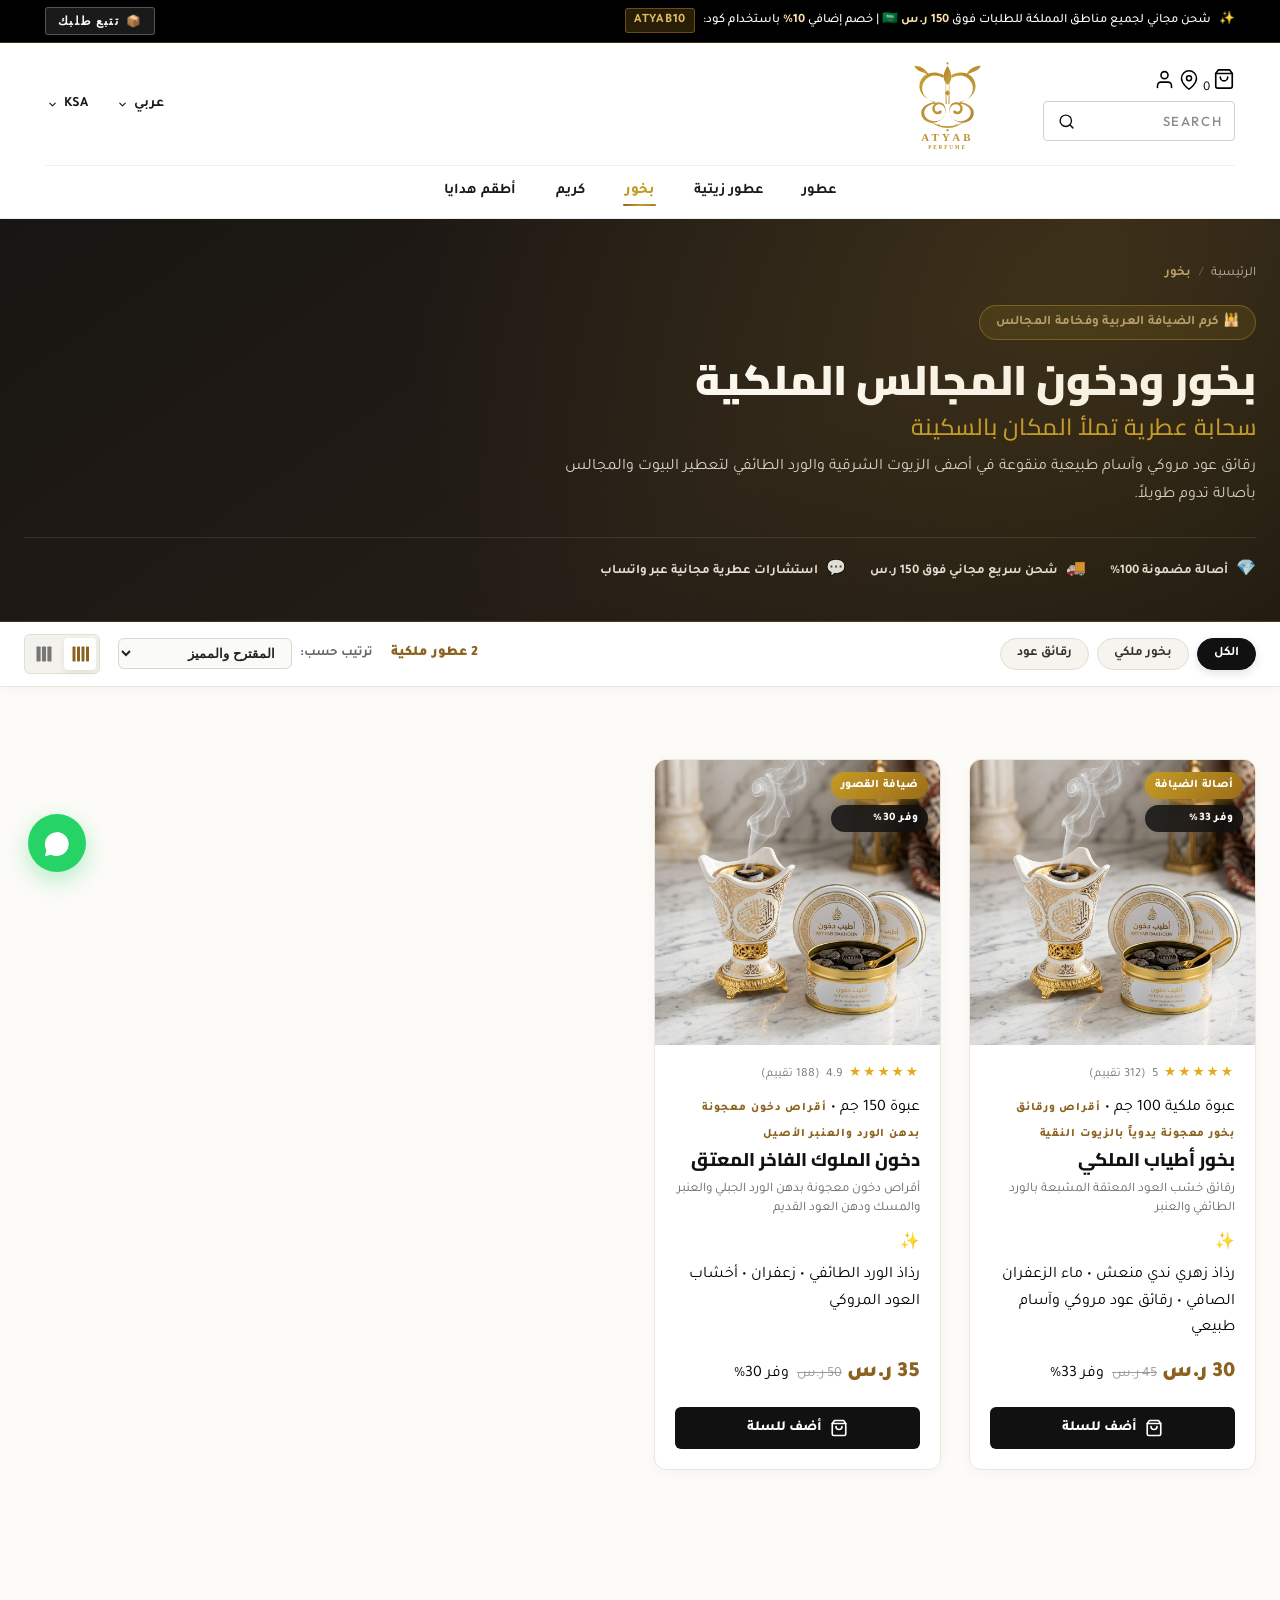
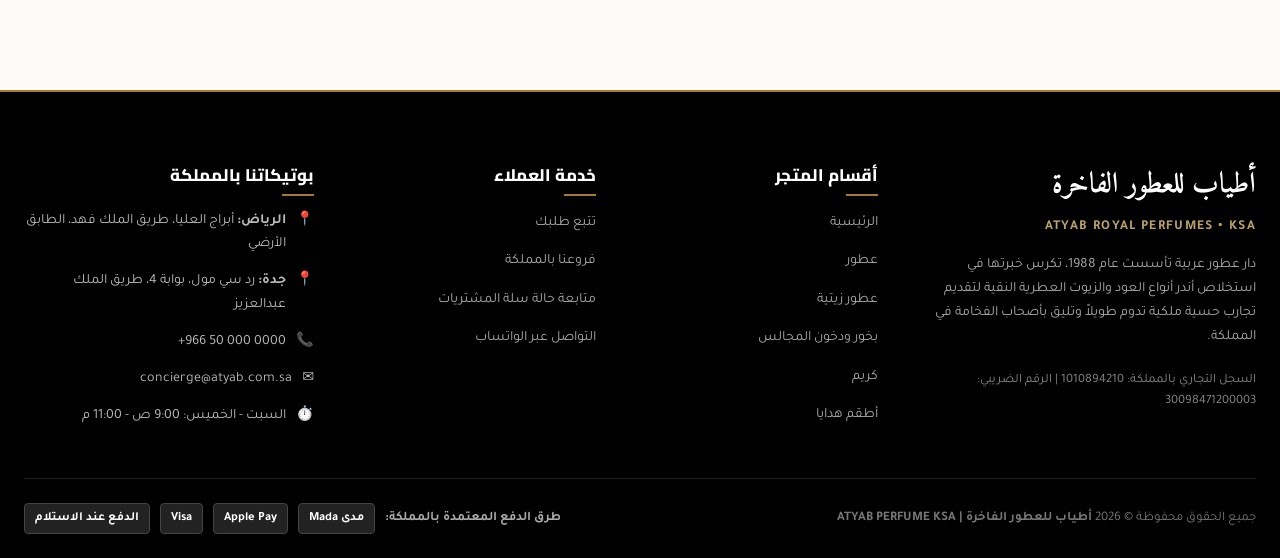
<file: bakhoor.html>
<!DOCTYPE html>
<html lang="en">
<head>
  <meta charset="UTF-8" />
  <script>
    (function() {
      var sp = new URLSearchParams(window.location.search);
      var qLang = sp.get('lang');
      var sLang = localStorage.getItem('atyab_language') || localStorage.getItem('aytyab_language');
      var lang = (qLang === 'ar' || qLang === 'en') ? qLang : (sLang || 'ar');
      var target = 'perfumes.html?cat=bakhoor' + (lang === 'en' ? '&lang=en' : '');
      window.location.replace(target);
    })();
  </script>
  <title>Redirecting to Bakhoor & Incense...</title>
</head>
<body></body>
</html>
</file>
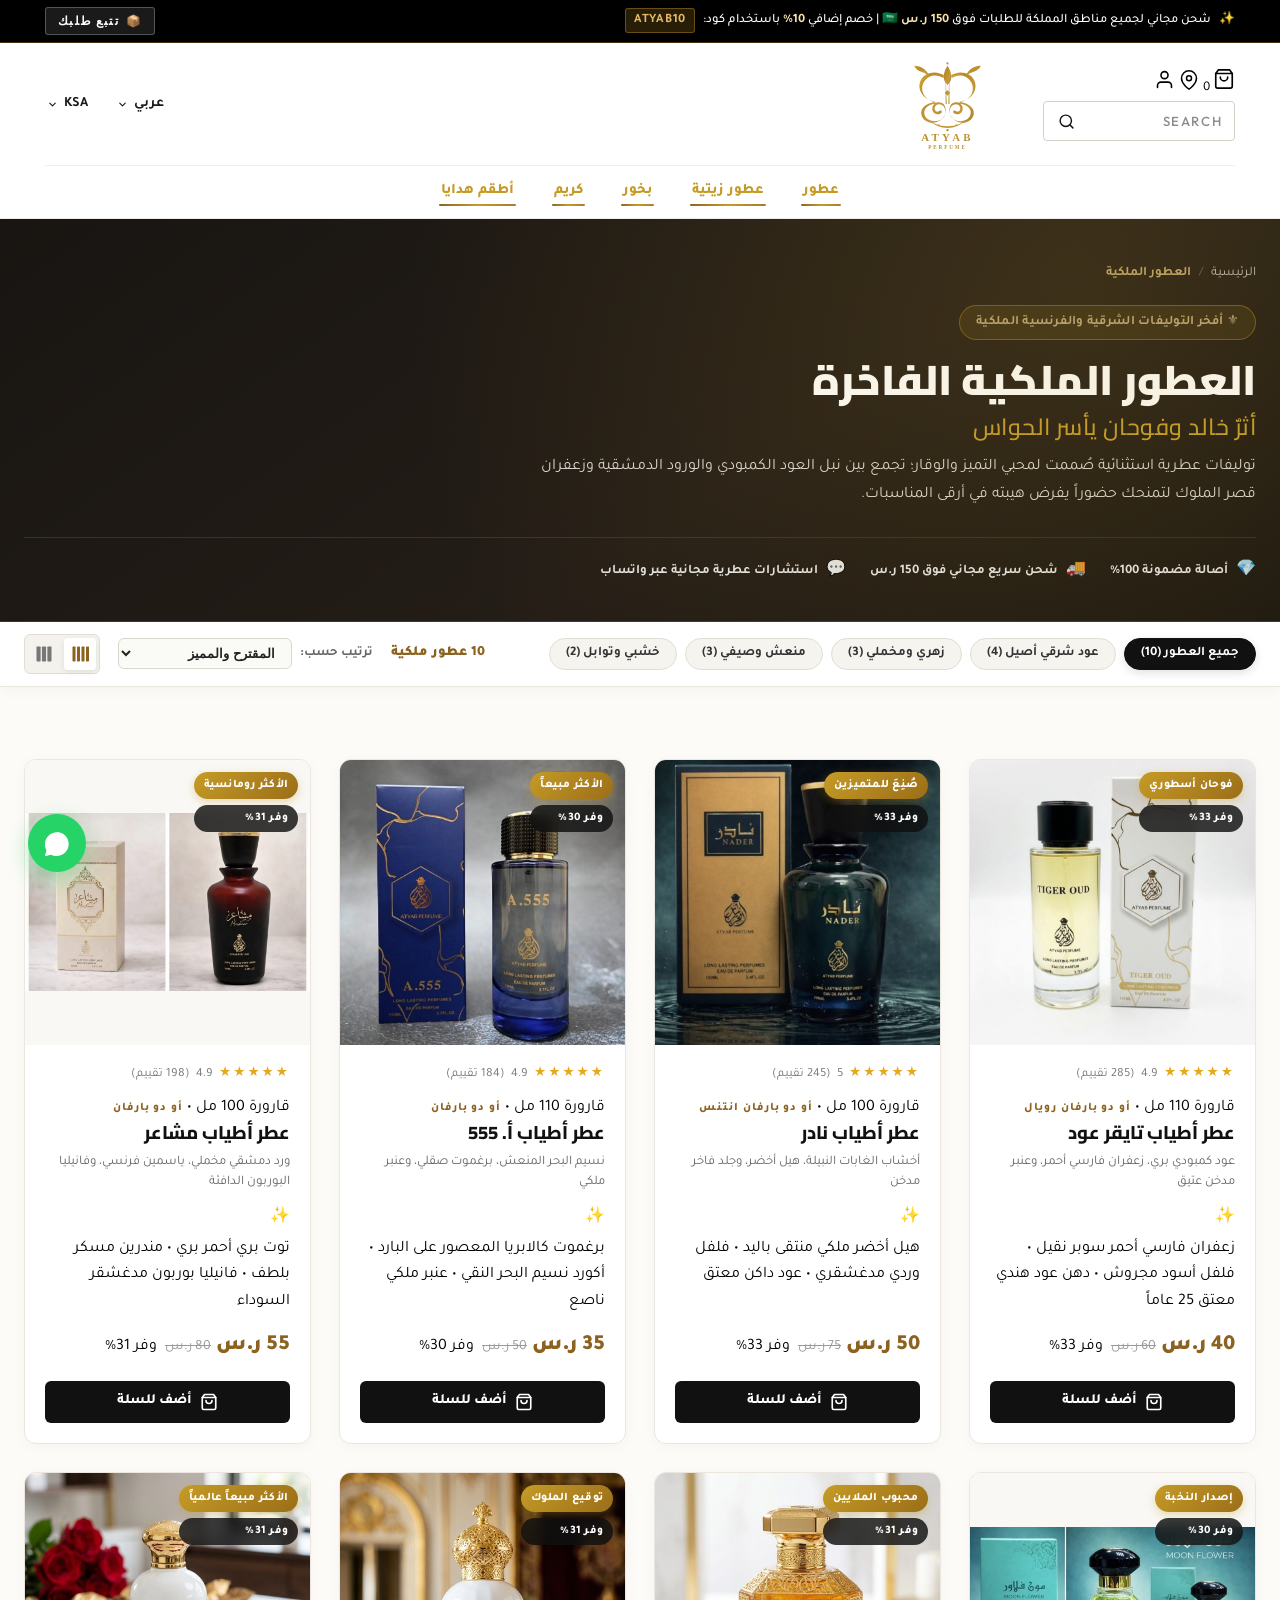
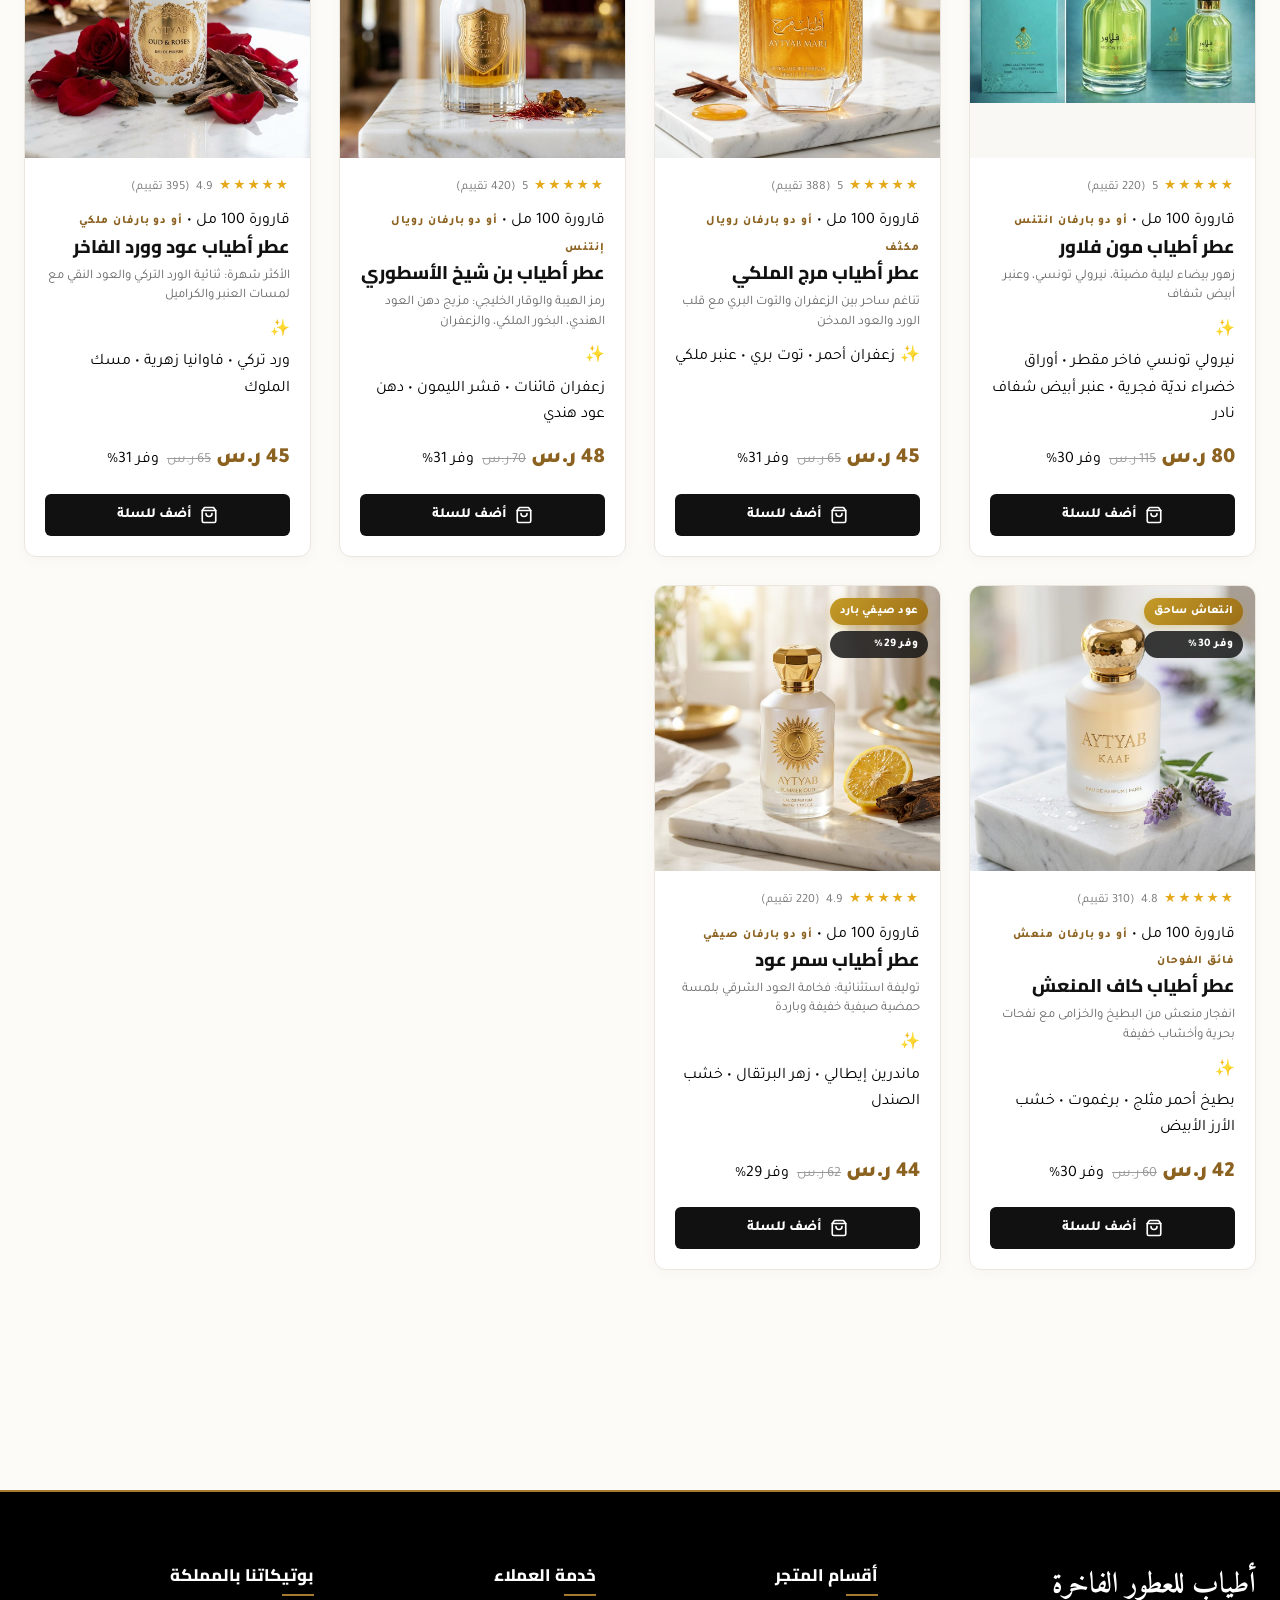
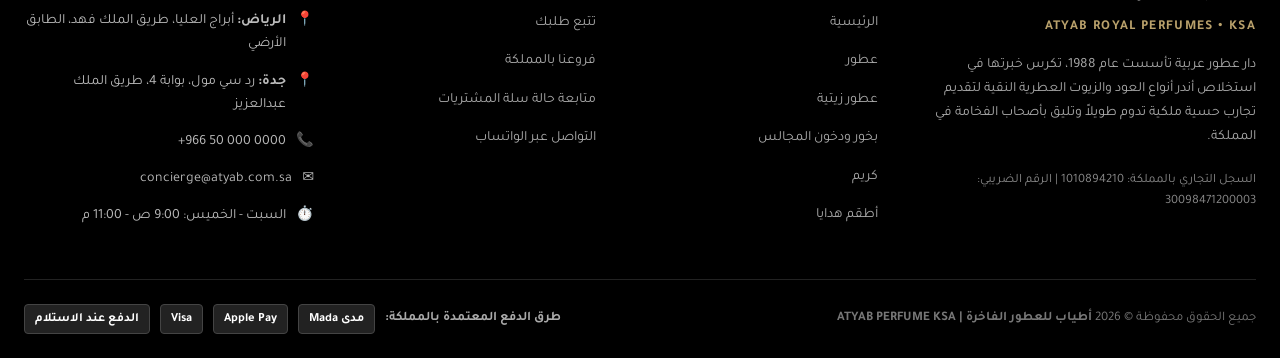
<file: category.html>
<!DOCTYPE html>
<html lang="en">
<head>
  <meta charset="UTF-8" />
  <script>
    (function() {
      var sp = new URLSearchParams(window.location.search);
      var qLang = sp.get('lang');
      var sLang = localStorage.getItem('atyab_language') || localStorage.getItem('aytyab_language');
      var lang = (qLang === 'ar' || qLang === 'en') ? qLang : (sLang || 'ar');
      var cat = sp.get('cat') || 'perfumes';
      var target = 'perfumes.html?cat=' + cat + (lang === 'en' ? '&lang=en' : '');
      window.location.replace(target);
    })();
  </script>
  <title>Redirecting...</title>
</head>
<body></body>
</html>
</file>
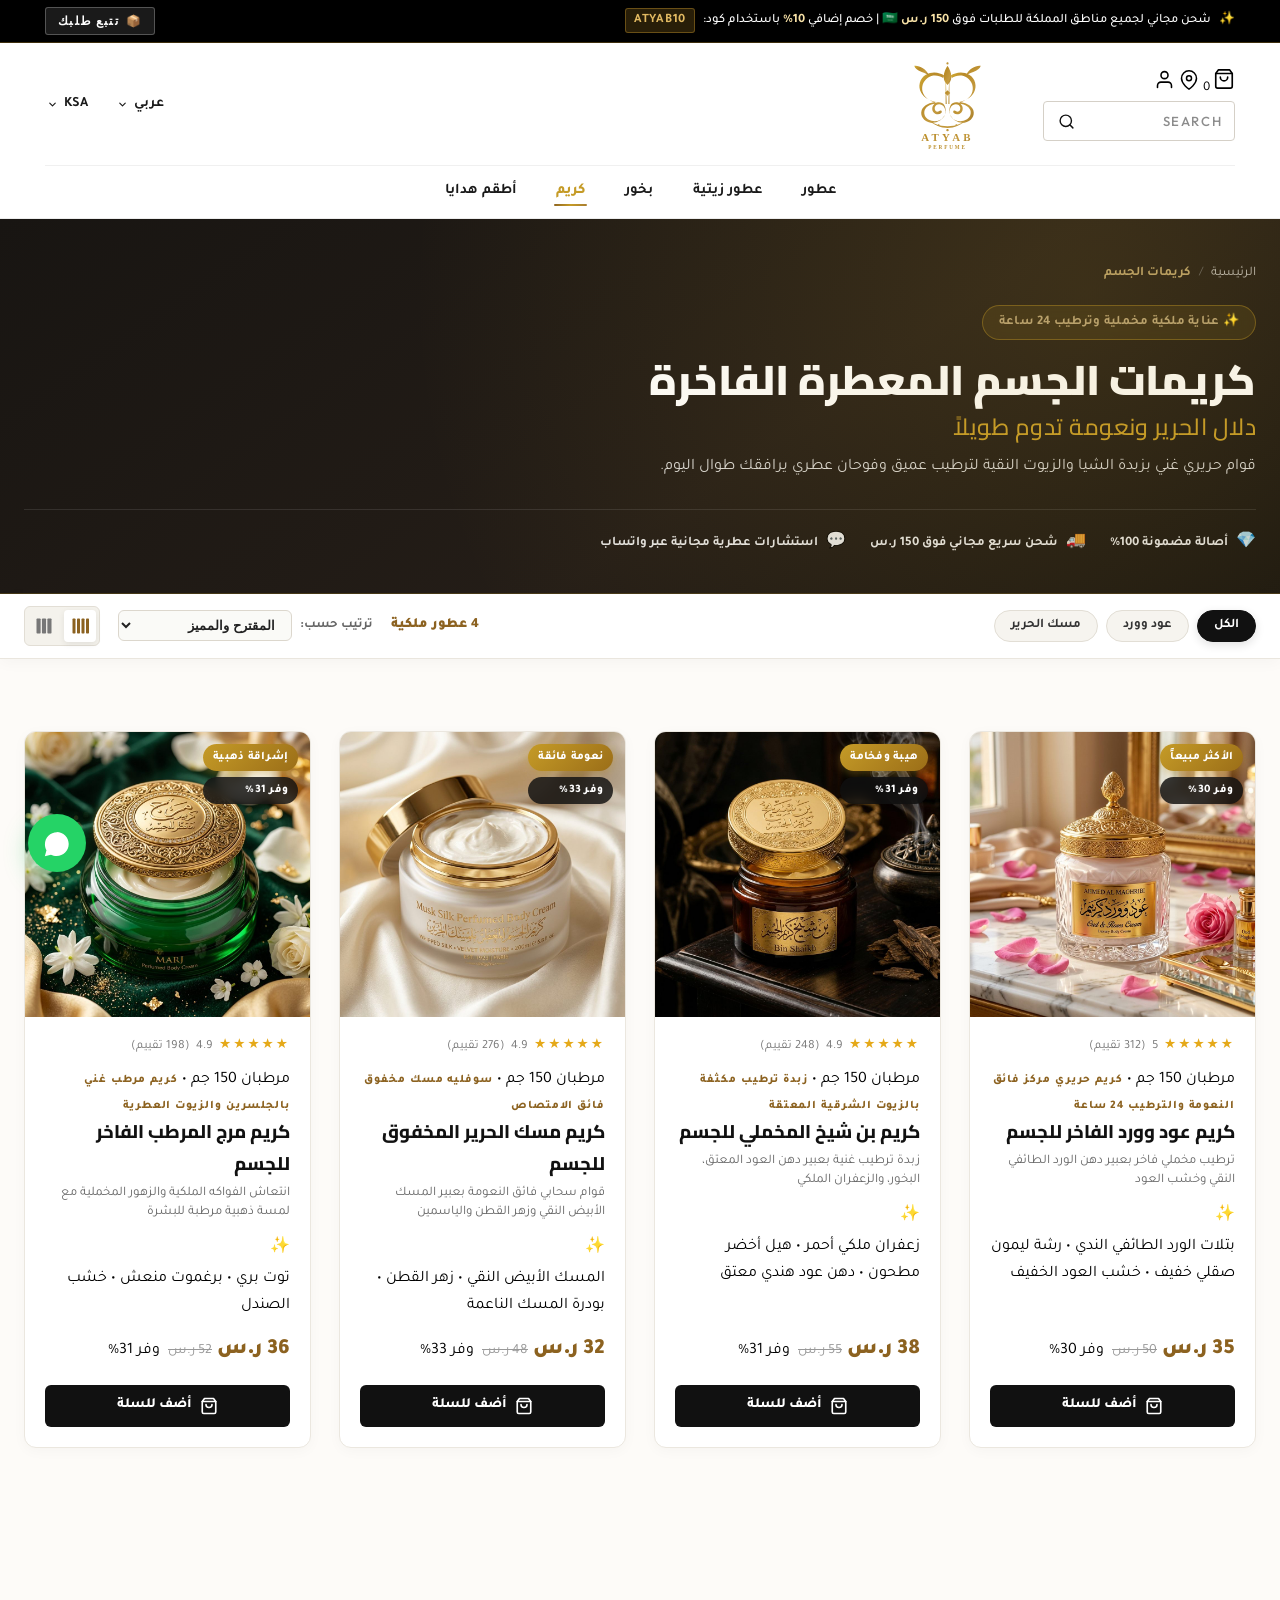
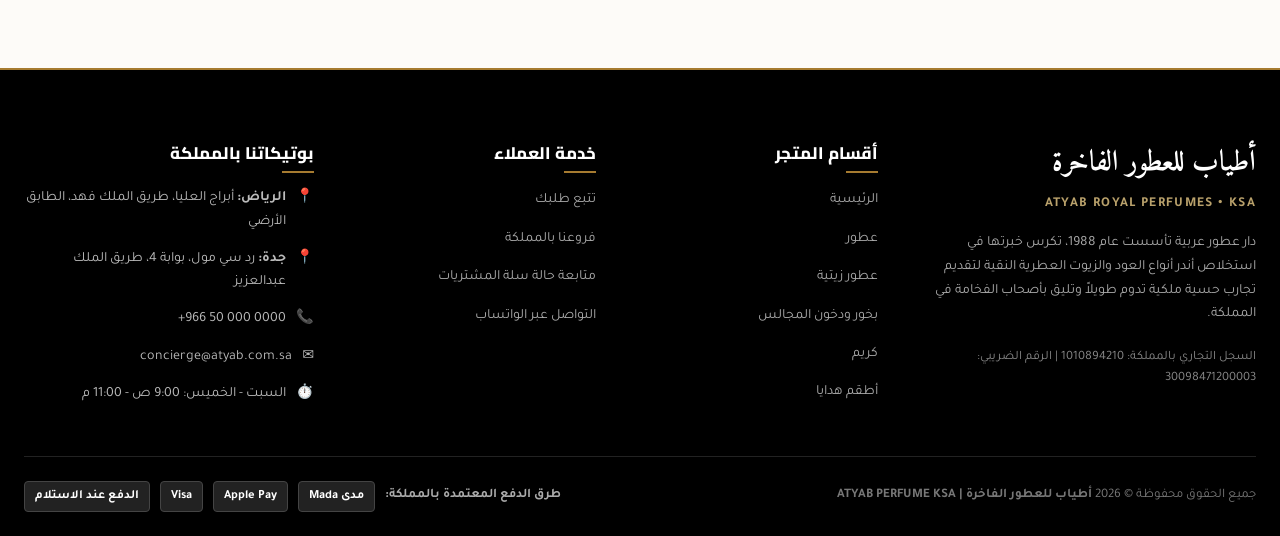
<file: creams.html>
<!DOCTYPE html>
<html lang="en">
<head>
  <meta charset="UTF-8" />
  <script>
    (function() {
      var sp = new URLSearchParams(window.location.search);
      var qLang = sp.get('lang');
      var sLang = localStorage.getItem('atyab_language') || localStorage.getItem('aytyab_language');
      var lang = (qLang === 'ar' || qLang === 'en') ? qLang : (sLang || 'ar');
      var target = 'perfumes.html?cat=cream' + (lang === 'en' ? '&lang=en' : '');
      window.location.replace(target);
    })();
  </script>
  <title>Redirecting to Body Creams...</title>
</head>
<body></body>
</html>
</file>
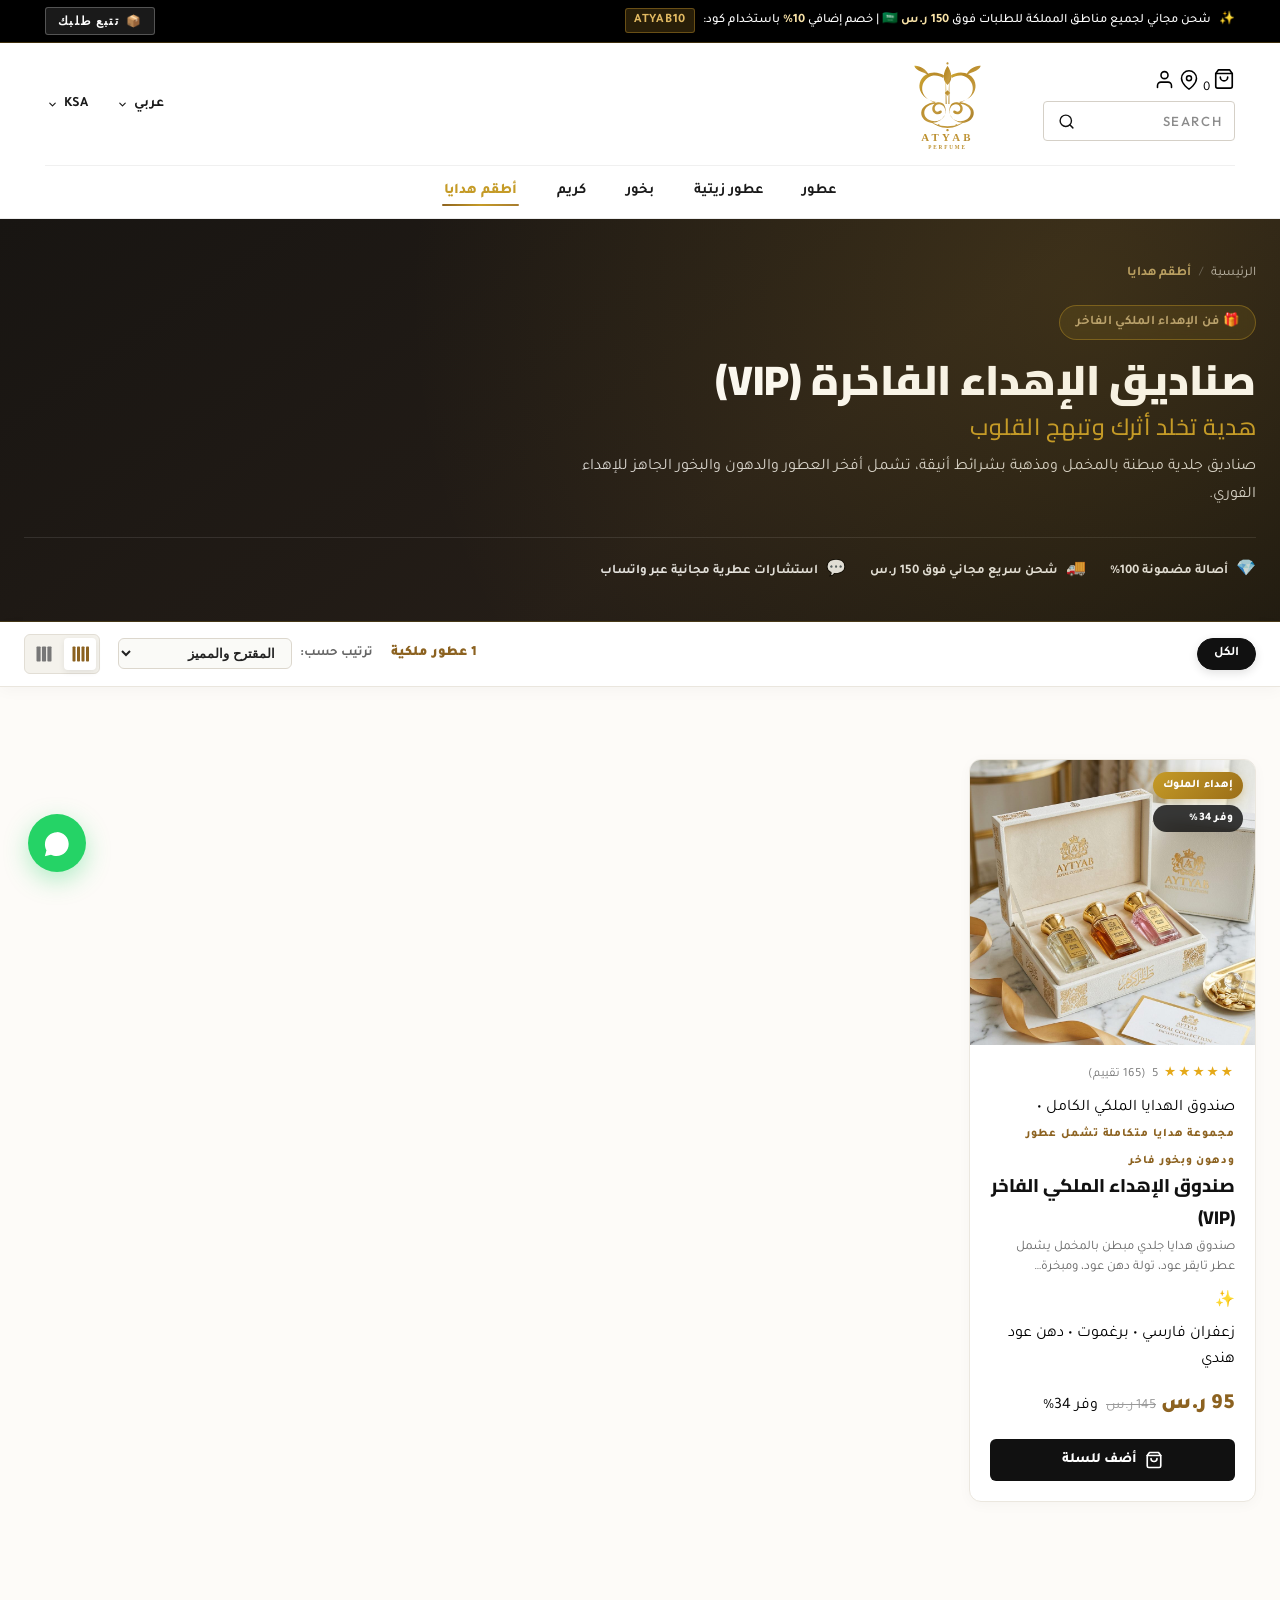
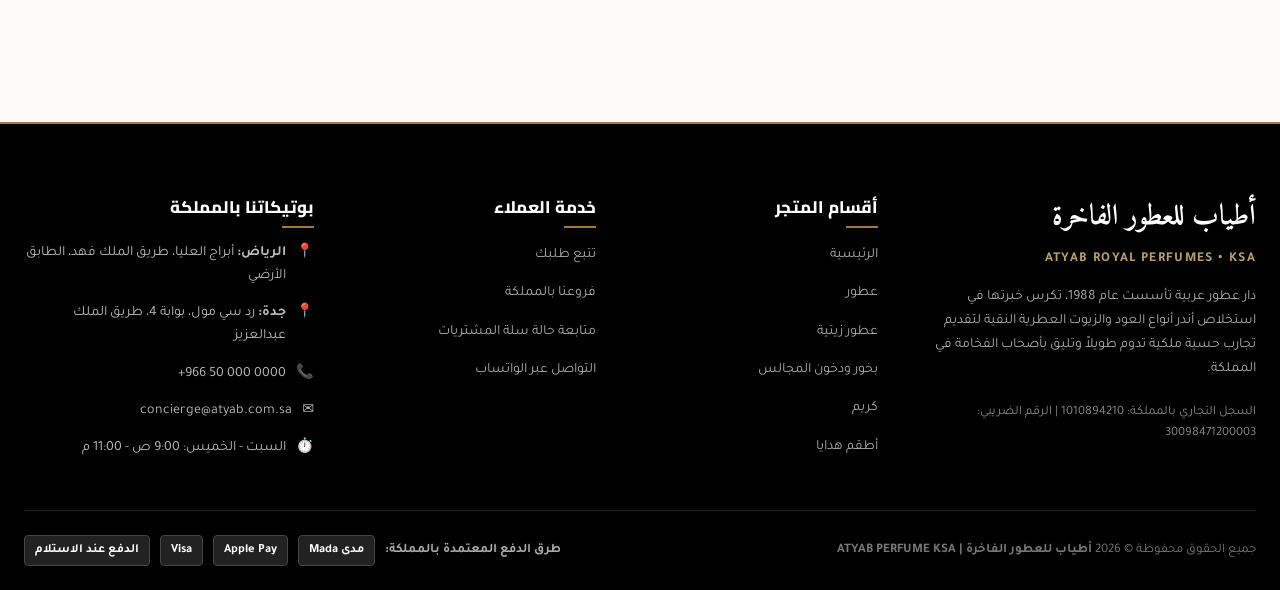
<file: gift-sets.html>
<!DOCTYPE html>
<html lang="en">
<head>
  <meta charset="UTF-8" />
  <script>
    (function() {
      var sp = new URLSearchParams(window.location.search);
      var qLang = sp.get('lang');
      var sLang = localStorage.getItem('atyab_language') || localStorage.getItem('aytyab_language');
      var lang = (qLang === 'ar' || qLang === 'en') ? qLang : (sLang || 'ar');
      var target = 'perfumes.html?cat=giftset' + (lang === 'en' ? '&lang=en' : '');
      window.location.replace(target);
    })();
  </script>
  <title>Redirecting to Gift Sets...</title>
</head>
<body></body>
</html>
</file>
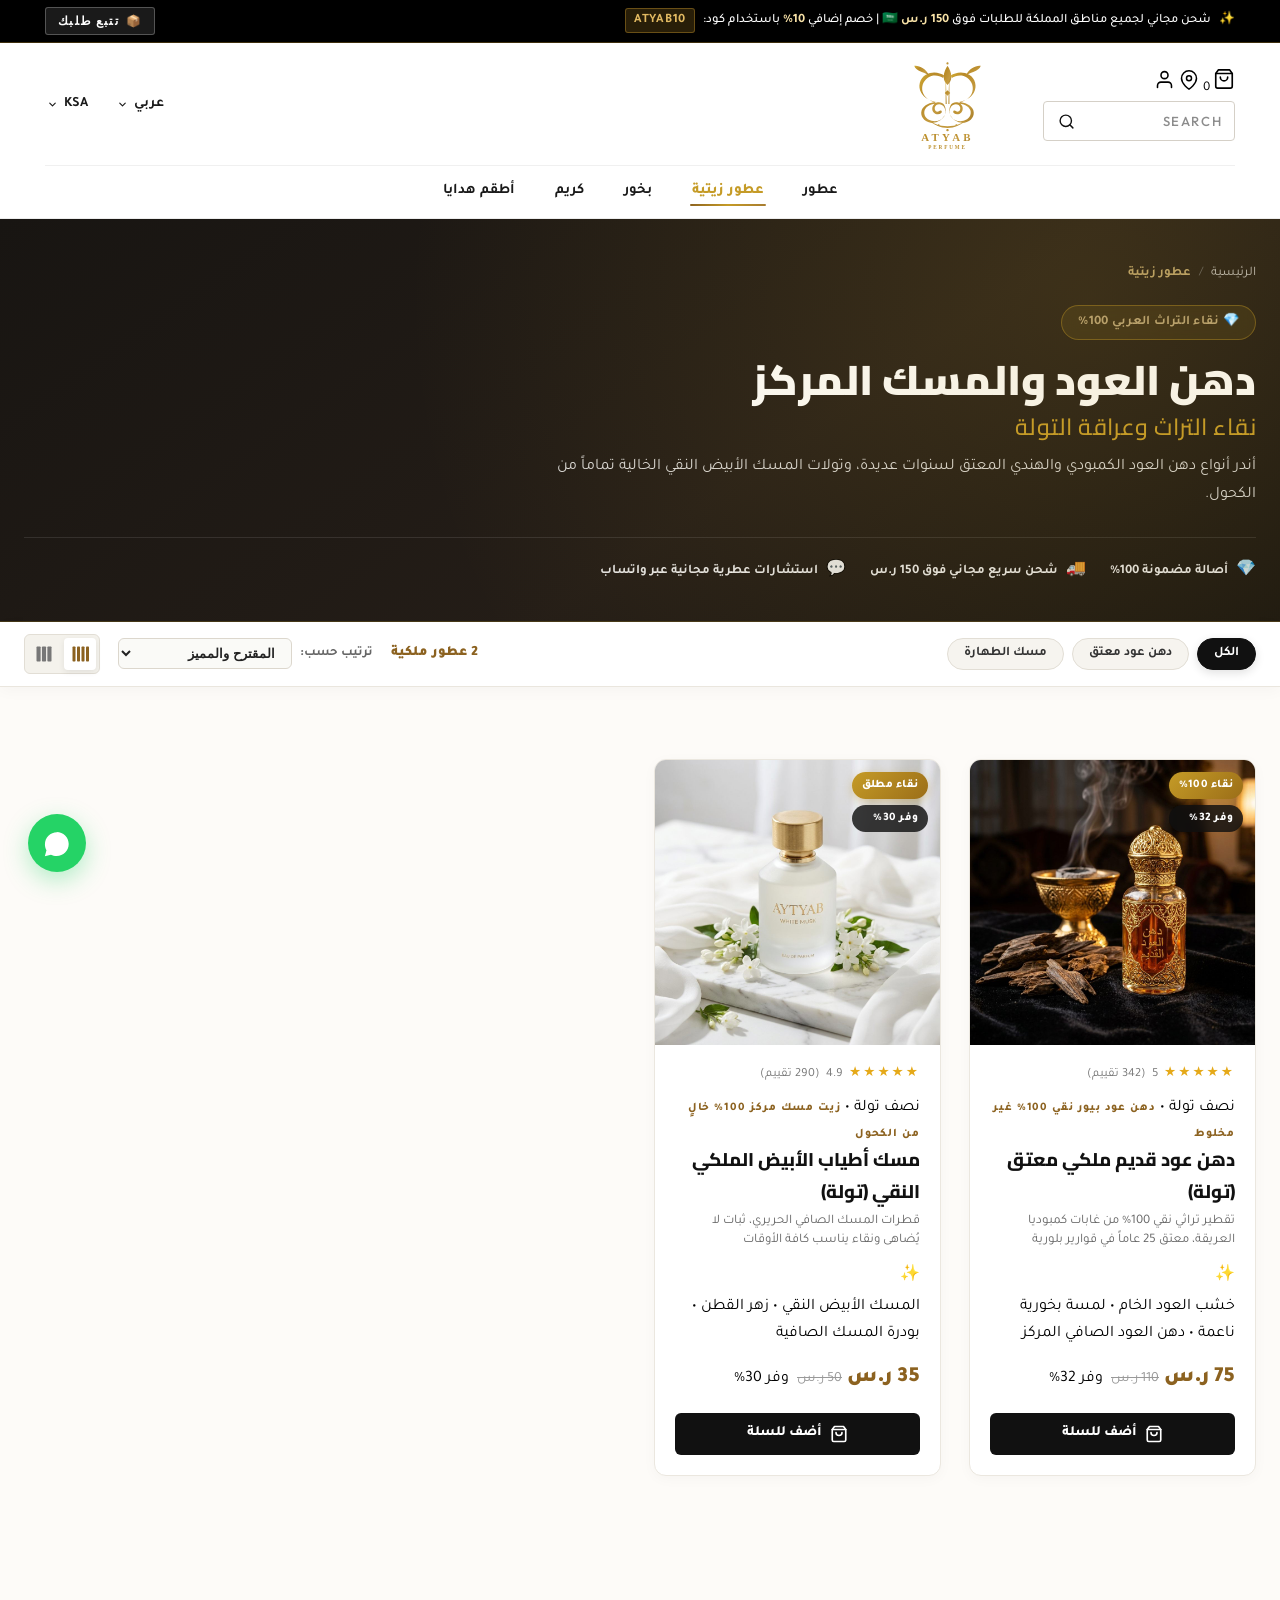
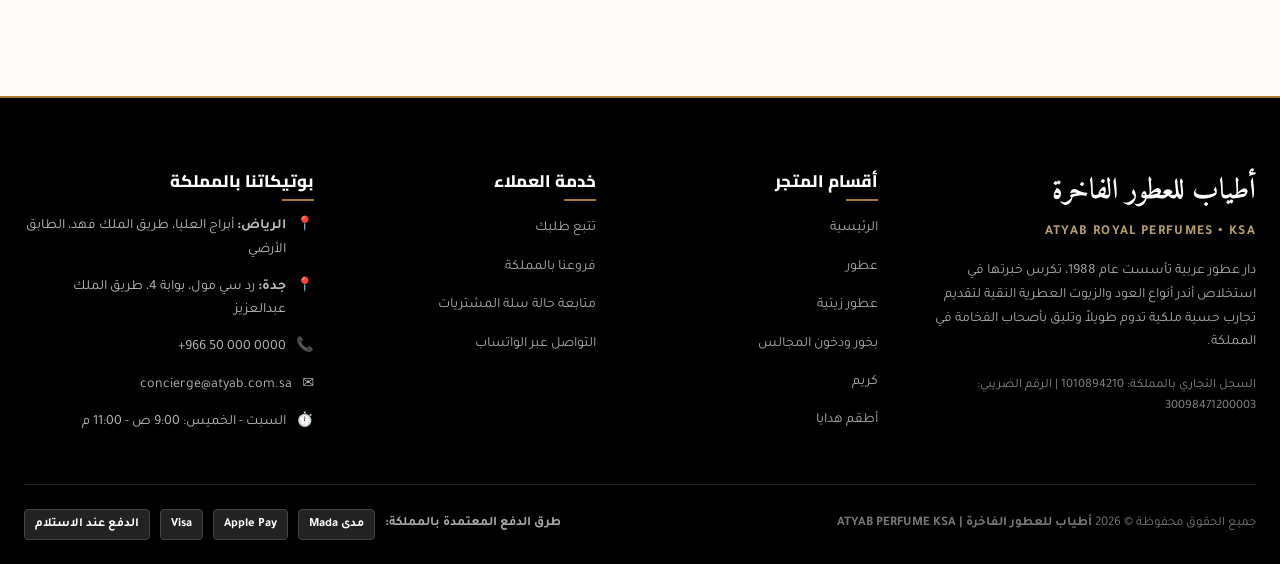
<file: oils.html>
<!DOCTYPE html>
<html lang="en">
<head>
  <meta charset="UTF-8" />
  <script>
    (function() {
      var sp = new URLSearchParams(window.location.search);
      var qLang = sp.get('lang');
      var sLang = localStorage.getItem('atyab_language') || localStorage.getItem('aytyab_language');
      var lang = (qLang === 'ar' || qLang === 'en') ? qLang : (sLang || 'ar');
      var target = 'perfumes.html?cat=oil' + (lang === 'en' ? '&lang=en' : '');
      window.location.replace(target);
    })();
  </script>
  <title>Redirecting to Perfume Oils...</title>
</head>
<body></body>
</html>
</file>
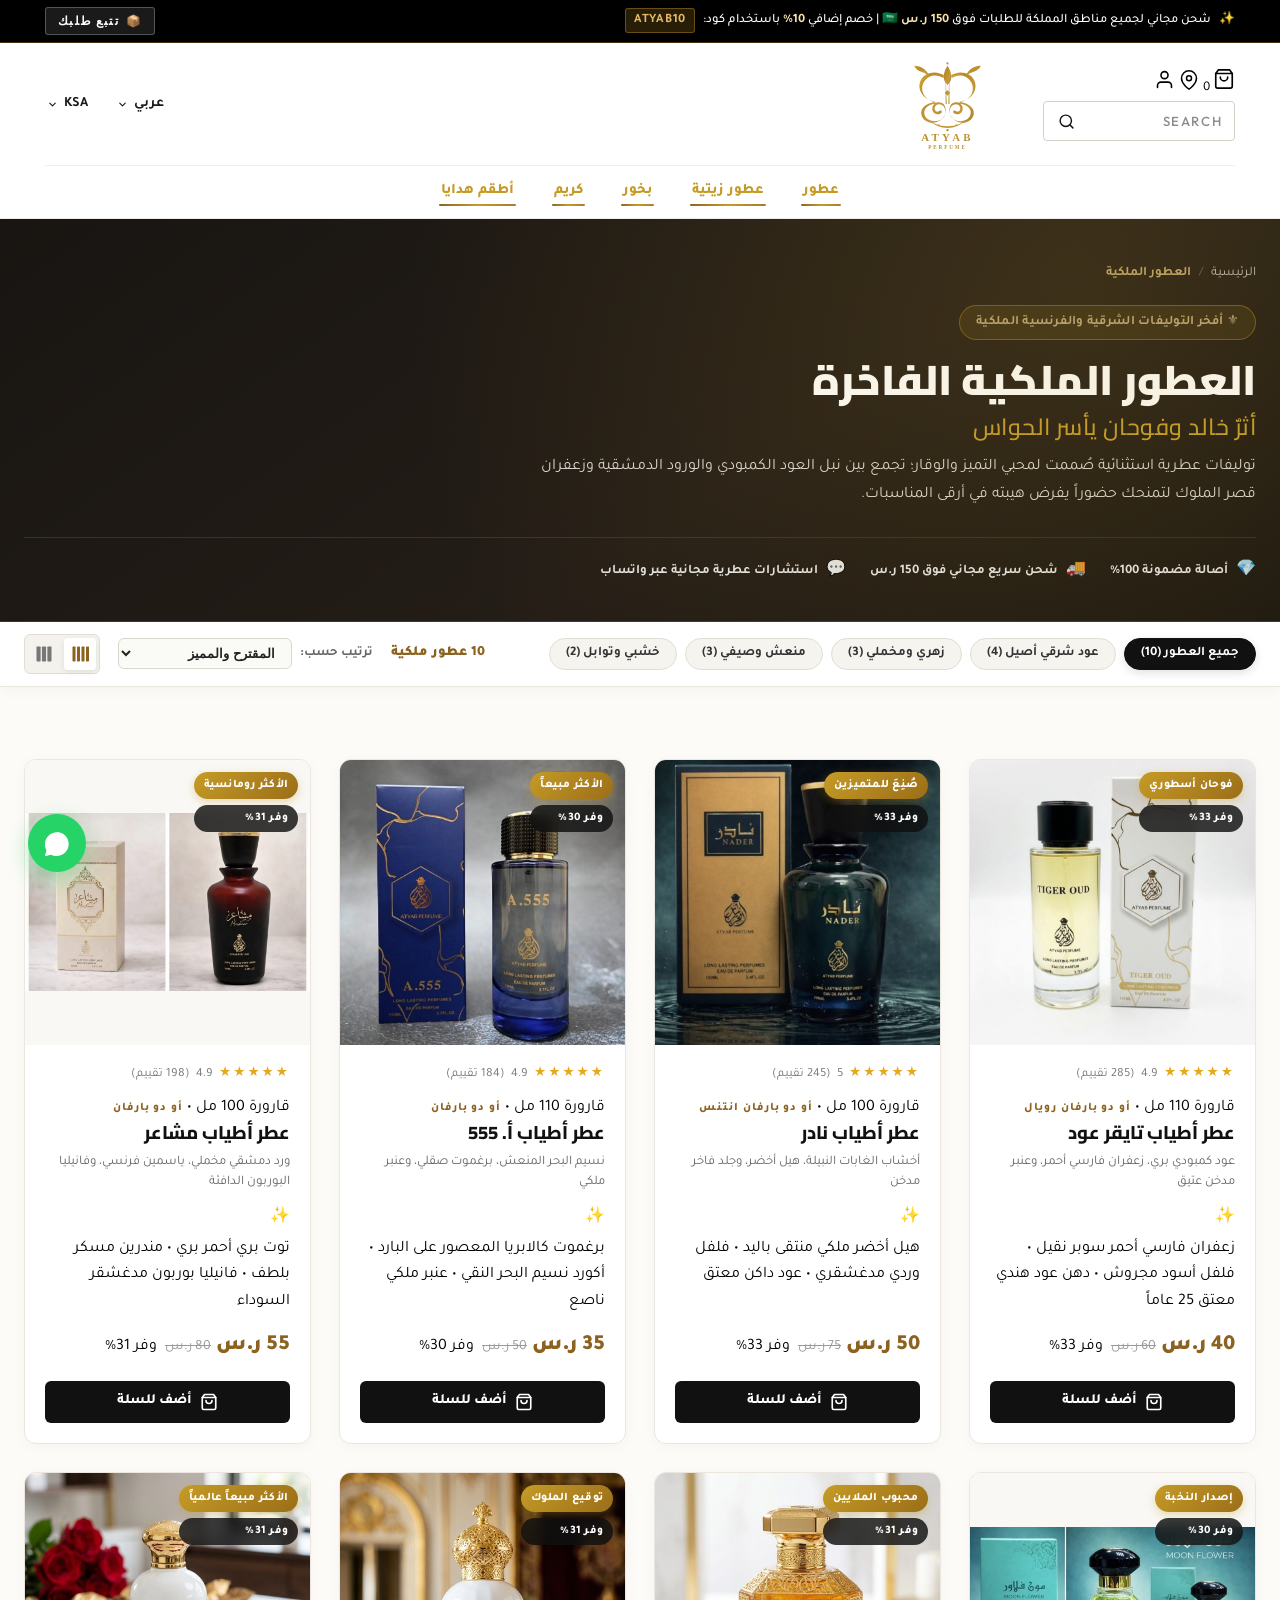
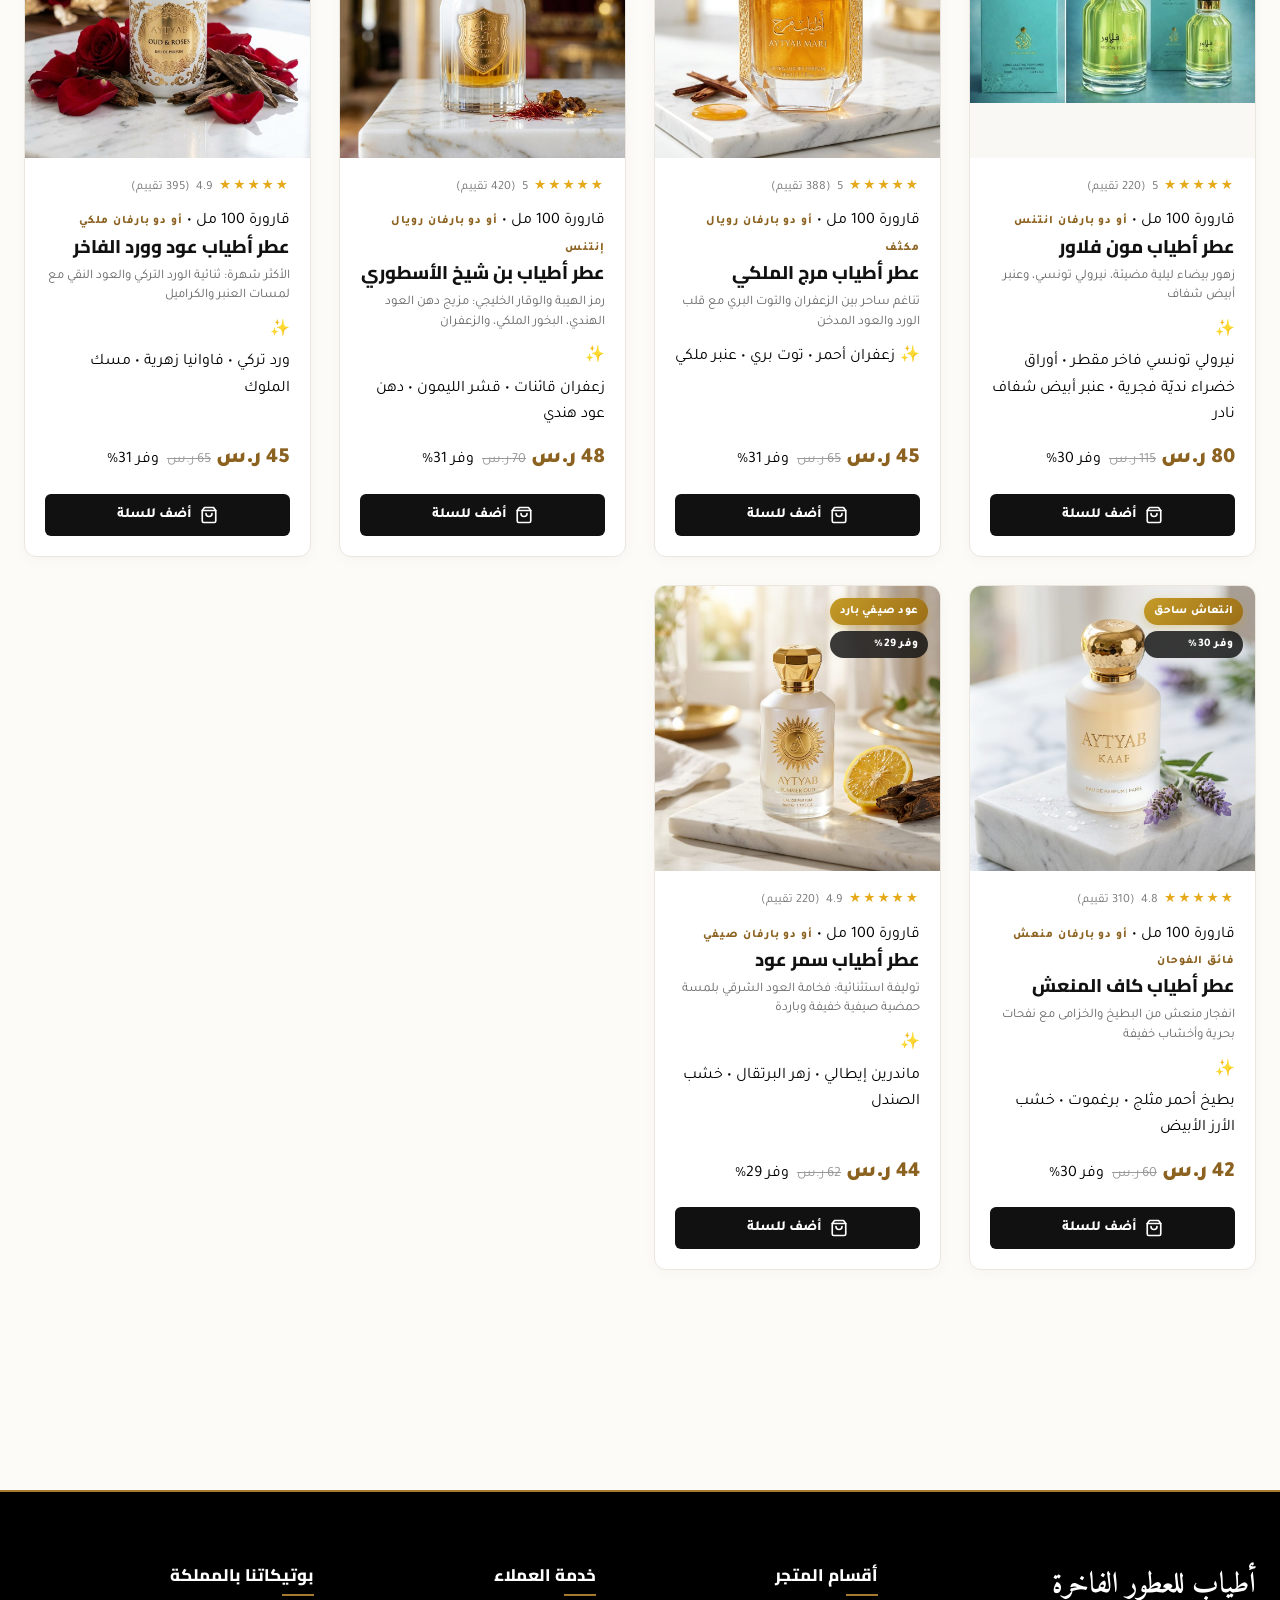
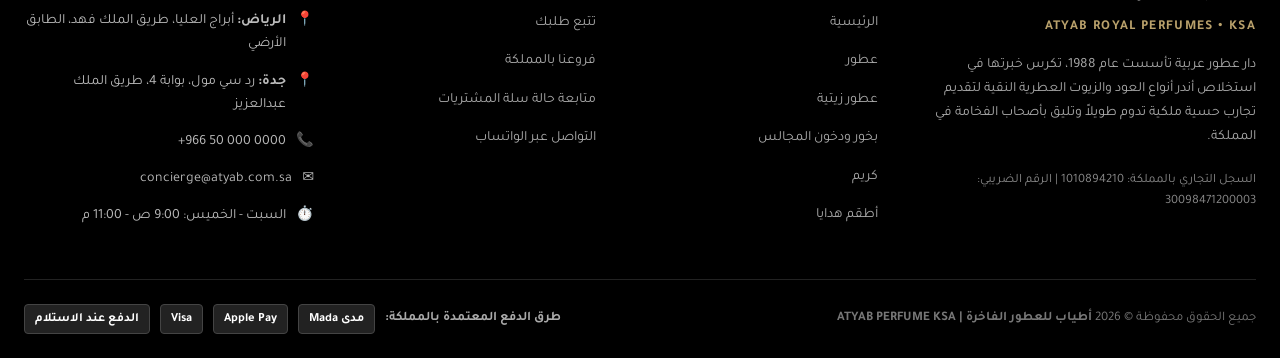
<file: perfumes.html>
<!DOCTYPE html>
<html lang="ar" dir="rtl">
<head>
  <meta charset="UTF-8" />
  <script>
    (function() {
      try {
        var sp = new URLSearchParams(window.location.search);
        var qLang = sp.get('lang');
        var sLang = localStorage.getItem('atyab_language') || localStorage.getItem('aytyab_language');
        var lang = (qLang === 'ar' || qLang === 'en') ? qLang : (sLang || 'ar');
        if (lang === 'en') {
          document.documentElement.lang = 'en';
          document.documentElement.dir = 'ltr';
          document.documentElement.classList.add('lang-en');
          document.documentElement.classList.remove('lang-ar');
        } else {
          document.documentElement.lang = 'ar';
          document.documentElement.dir = 'rtl';
          document.documentElement.classList.add('lang-ar');
          document.documentElement.classList.remove('lang-en');
        }
      } catch(e) {}
    })();
  </script>
  <meta name="viewport" content="width=device-width, initial-scale=1.0" />
  <title>العطور الملكية الفاخرة | أطياب للعطور ATYAB PERFUMES</title>
  <meta name="description" content="تشكيلة العطور الشرقية والفرنسية الملكية من أطياب للعطور؛ تايقر عود، نادر، أ. 555، مشاعر، مون فلاور، مرج، بن شيخ، عود وورد، كاف، وسمر عود. ثبات أسطوري وفوحان ملكي." />
  <meta name="keywords" content="عطور أطياب, تايقر عود, عطر نادر, عطر مشاعر, عطر مون فلاور, عطر مرج, عطر بن شيخ, عود وورد, عطور سعودية فاخرة, عطور شرقية, عطور فرنسية" />
  <link rel="icon" type="image/svg+xml" href="assets/images/atyab_logo.svg" />
  
  <!-- Google Fonts: Cormorant Garamond (Luxury Serif), Outfit (Clean Modern Sans), Cairo & Tajawal (Arabic Typography) -->
  <link rel="preconnect" href="https://fonts.googleapis.com" />
  <link rel="preconnect" href="https://fonts.gstatic.com" crossorigin />
  <link href="https://fonts.googleapis.com/css2?family=Amiri:ital,wght@0,700;1,400&family=Cairo:wght@400;600;700;800;900&family=Cormorant+Garamond:ital,wght@0,500;0,600;0,700;1,400&family=Outfit:wght@300;400;500;600;700;800&family=Tajawal:wght@300;400;500;700;800;900&display=swap" rel="stylesheet" />
  
  <!-- Main Stylesheet (Ahmed Al Maghribi Theme) -->
  <link rel="stylesheet" href="css/style.css" />

  <!-- Critical Anti-Flicker Guard -->
  <style>
    html, body {
      overflow-x: hidden !important;
      max-width: 100vw !important;
      width: 100% !important;
    }
    .cart-drawer:not(.active),
    .drawer-backdrop:not(.active),
    .mobile-nav-drawer:not(.active),
    .mobile-nav-backdrop:not(.active),
    .modal-overlay:not(.active) {
      display: none !important;
      visibility: hidden !important;
      pointer-events: none !important;
    }
  </style>
</head>
<body class="theme-ahmed-maghribi">

  <!-- ===================================================================
       1. شريط الإعلانات والخدمات العلوي (TOP UTILITY & ANNOUNCEMENT BAR)
       =================================================================== -->
  <div class="announcement-bar">
    <div class="announcement-inner container">
      <div class="announcement-text" id="announcement-text-container">
        <span>✨</span>
        <span data-i18n="announcement_text">شحن مجاني لجميع مناطق المملكة للطلبات فوق <strong>150 ر.س</strong> 🇸🇦 | خصم إضافي <strong>10%</strong> كود:</span>
        <span class="accent">ATYAB10</span>
      </div>

      <a href="#track-order" class="track-order-top-link" onclick="openTrackOrderModal(); return false;" title="تتبع طلبك" data-i18n-title="track_order_btn">
        <span>📦</span>
        <span data-i18n="track_order_btn">تتبع طلبك</span>
      </a>
    </div>
  </div>

  <!-- ===================================================================
       2. الترويسة الرئيسية الفاخرة على طراز أحمد المغربي لشعار أطياب
          (ATYAB PERFUME LUXURY HEADER - AHMED MAGHRIBI ARCHITECTURE)
       =================================================================== -->
  <header class="main-header" id="site-header">
    <div class="container">
      <div class="header-main-row">
        <!-- زر قائمة الجوال (HAMBURGER MENU ON MOBILE) -->
        <button class="menu-toggle" onclick="openMobileNav()" title="القائمة الرئيسية" aria-label="القائمة الرئيسية">
          <svg width="22" height="22" viewBox="0 0 24 24" fill="none" stroke="currentColor" stroke-width="2.2" stroke-linecap="round">
            <line x1="3" y1="6" x2="21" y2="6"></line>
            <line x1="3" y1="12" x2="21" y2="12"></line>
            <line x1="3" y1="18" x2="21" y2="18"></line>
          </svg>
        </button>

        <!-- الجانب الأيسر: الأدوات (السلة، الفروع، الحساب) + مربع البحث المستطيل -->
        <div class="header-left-tools">
          <div class="header-icons-cluster">
            <!-- 1. سلة المشتريات -->
            <button class="hdr-icon-btn hdr-cart-btn" onclick="openCartDrawer()" title="سلة المشتريات الملكية" aria-label="السلة" data-i18n-title="cart_tooltip">
              <svg width="22" height="22" viewBox="0 0 24 24" fill="none" stroke="currentColor" stroke-width="1.8" stroke-linecap="round" stroke-linejoin="round">
                <path d="M6 2L3 6v14a2 2 0 0 0 2 2h14a2 2 0 0 0 2-2V6l-3-4z"></path>
                <line x1="3" y1="6" x2="21" y2="6"></line>
                <path d="M16 10a4 4 0 0 1-8 0"></path>
              </svg>
              <span class="cart-badge-subtle cart-count-badge">0</span>
            </button>

            <!-- 2. فروع ومعارض المملكة -->
            <button class="hdr-icon-btn" onclick="openStoreLocatorModal()" title="فروعنا بالمملكة" aria-label="فروعنا بالمملكة" data-i18n-title="store_locator_btn">
              <svg width="20" height="20" viewBox="0 0 24 24" fill="none" stroke="currentColor" stroke-width="1.8" stroke-linecap="round" stroke-linejoin="round">
                <path d="M21 10c0 7-9 13-9 13s-9-6-9-13a9 9 0 0 1 18 0z"></path>
                <circle cx="12" cy="10" r="3"></circle>
              </svg>
            </button>

            <!-- 3. الحساب الشخصي -->
            <button class="hdr-icon-btn account-action-btn" id="account-action-btn" onclick="openAccountModal()" title="حسابي" aria-label="حسابي" data-i18n-title="account_tooltip">
              <svg id="account-action-icon" width="21" height="21" viewBox="0 0 24 24" fill="none" stroke="currentColor" stroke-width="1.8" stroke-linecap="round" stroke-linejoin="round">
                <path d="M20 21v-2a4 4 0 0 0-4-4H8a4 4 0 0 0-4 4v2"></path>
                <circle cx="12" cy="7" r="4"></circle>
              </svg>
              <span class="account-initial" id="account-action-initial" hidden aria-hidden="true"></span>
            </button>
          </div>

          <!-- مربع البحث المستطيل بنص SEARCH -->
          <div class="hdr-search-box">
            <input type="text" class="hdr-search-input" id="hdr-search-input" placeholder="SEARCH" aria-label="Search" data-i18n-placeholder="header_search_placeholder" onkeydown="if(event.key==='Enter') handleHeaderSearch()" />
            <button class="hdr-search-btn" onclick="handleHeaderSearch()" aria-label="Search" title="Search">
              <svg width="17" height="17" viewBox="0 0 24 24" fill="none" stroke="currentColor" stroke-width="2" stroke-linecap="round" stroke-linejoin="round">
                <circle cx="11" cy="11" r="8"></circle>
                <line x1="21" y1="21" x2="16.65" y2="16.65"></line>
              </svg>
            </button>
          </div>
        </div>

        <!-- الوسط: الشعار الرسمي لأطياب للعطور -->
        <a href="index.html" class="header-center-branding" aria-label="أطياب للعطور | ATYAB PERFUME">
          <img src="assets/images/atyab_logo.svg" alt="أطياب للعطور | ATYAB PERFUME" class="brand-emblem-logo-img" />
        </a>

        <!-- الجانب الأيمن: قوائم اختيار اللغة والدولة والعملة -->
        <div class="header-right-tools">
          <!-- قائمة تبديل اللغة (عربي / English) -->
          <div class="hdr-dropdown-wrapper" id="hdr-lang-dropdown">
            <button class="hdr-dropdown-trigger" onclick="toggleHdrLang(event)" aria-label="Select Language">
              <span id="hdr-lang-current">عربي</span>
              <svg class="dropdown-chevron" width="11" height="11" viewBox="0 0 24 24" fill="none" stroke="currentColor" stroke-width="2.5" stroke-linecap="round" stroke-linejoin="round">
                <polyline points="6 9 12 15 18 9"></polyline>
              </svg>
            </button>
            <div class="hdr-dropdown-menu">
              <button class="hdr-dropdown-item active" data-lang="ar" onclick="switchLanguage('ar')">
                <span>عربي (العربية)</span>
                <span class="check-icon">✓</span>
              </button>
              <button class="hdr-dropdown-item" data-lang="en" onclick="switchLanguage('en')">
                <span>English</span>
                <span class="check-icon">✓</span>
              </button>
            </div>
          </div>

          <!-- قائمة اختيار الدولة والمنطقة -->
          <div class="hdr-dropdown-wrapper" id="hdr-country-dropdown">
            <button class="hdr-dropdown-trigger" onclick="toggleHdrCountry(event)" aria-label="Country">
              <span id="hdr-country-current">KSA</span>
              <svg class="dropdown-chevron" width="11" height="11" viewBox="0 0 24 24" fill="none" stroke="currentColor" stroke-width="2.5" stroke-linecap="round" stroke-linejoin="round">
                <polyline points="6 9 12 15 18 9"></polyline>
              </svg>
            </button>
            <div class="hdr-dropdown-menu">
              <button class="hdr-dropdown-item active" data-country="KSA" onclick="selectHdrCountry('KSA', 'SAR')">
                <span>🇸🇦 المملكة العربية السعودية (KSA)</span>
                <span class="check-icon">✓</span>
              </button>
              <button class="hdr-dropdown-item" data-country="UAE" onclick="selectHdrCountry('UAE', 'AED')">
                <span>🇦🇪 الإمارات العربية المتحدة (UAE)</span>
                <span class="check-icon">✓</span>
              </button>
              <button class="hdr-dropdown-item" data-country="KWT" onclick="selectHdrCountry('KWT', 'SAR')">
                <span>🇰🇼 الكويت (Kuwait)</span>
                <span class="check-icon">✓</span>
              </button>
              <button class="hdr-dropdown-item" data-country="BHR" onclick="selectHdrCountry('BHR', 'SAR')">
                <span>🇧🇭 البحرين (Bahrain)</span>
                <span class="check-icon">✓</span>
              </button>
              <button class="hdr-dropdown-item" data-country="OMN" onclick="selectHdrCountry('OMN', 'SAR')">
                <span>🇴🇲 عُمان (Oman)</span>
                <span class="check-icon">✓</span>
              </button>
              <button class="hdr-dropdown-item" data-country="QAT" onclick="selectHdrCountry('QAT', 'SAR')">
                <span>🇶🇦 قطر (Qatar)</span>
                <span class="check-icon">✓</span>
              </button>
            </div>
          </div>
        </div>
      </div>

      <!-- المستوى الثاني: شريط أقسام الموقع الرسمية لأطياب للعطور -->
      <nav class="header-category-row" aria-label="أقسام المتجر الرسمية">
        <ul class="category-nav-menu" id="header-category-nav-menu">
          <li class="category-nav-item"><a href="perfumes.html?cat=perfumes" class="cat-nav-link" data-cat="perfumes" data-i18n="nav_perfume">عطور</a></li>
          <li class="category-nav-item"><a href="perfumes.html?cat=oil" class="cat-nav-link" data-cat="oil" data-i18n="nav_oil_perfume">عطور زيتية</a></li>
          <li class="category-nav-item"><a href="perfumes.html?cat=bakhoor" class="cat-nav-link" data-cat="bakhoor" data-i18n="nav_bakhoor">بخور</a></li>
          <li class="category-nav-item"><a href="perfumes.html?cat=cream" class="cat-nav-link" data-cat="cream" data-i18n="nav_cream">كريم <span class="nav-badge-new">جديد</span></a></li>
          <li class="category-nav-item"><a href="perfumes.html?cat=giftset" class="cat-nav-link" data-cat="giftset" data-i18n="nav_gift_sets">أطقم هدايا</a></li>
        </ul>
      </nav>
    </div>
  </header>

  <!-- ===================================================================
       3. واجهة صفحة العطور الملكية (CATEGORY HERO BANNER - AHMED MAGHRIBI ARCHITECTURE)
       =================================================================== -->
  <main class="cat-page-wrapper">
    <section class="cat-page-hero">
      <div class="container">
        <!-- فتات الخبز (Breadcrumbs) -->
        <nav class="cat-page-breadcrumbs" aria-label="مسار التصفح">
          <a href="index.html" id="cat-breadcrumb-home" data-i18n="breadcrumb_home">الرئيسية</a>
          <span class="sep">/</span>
          <span class="current" id="cat-breadcrumb-current" data-i18n="cat_perfumes_crumb">العطور الملكية</span>
        </nav>

        <!-- نصوص العنوان الرئيسي -->
        <div class="cat-hero-title-group">
          <div class="cat-hero-pill">
            <span id="cat-hero-pill-text" data-i18n="cat_perfumes_pill">⚜️ أفخر التوليفات الشرقية والفرنسية الملكية</span>
          </div>
          <h1 class="cat-hero-title">
            <span id="cat-hero-title-main" data-i18n="cat_perfumes_title">العطور الملكية الفاخرة</span>
            <span class="gold-accent" id="cat-hero-title-accent" data-i18n="cat_perfumes_accent">أثرٌ خالد وفوحان يأسر الحواس</span>
          </h1>
          <p class="cat-hero-desc" id="cat-hero-desc-text" data-i18n="cat_perfumes_desc">
            توليفات عطرية استثنائية صُممت لمحبي التميز والوقار؛ تجمع بين نبل العود الكمبودي والورود الدمشقية وزعفران قصر الملوك لتمنحك حضوراً يفرض هيبته في أرقى المناسبات.
          </p>
        </div>

        <!-- شريط المميزات والضمانات الملكية -->
        <div class="cat-hero-perks-strip">
          <div class="cat-perk-item">
            <span class="perk-icon">💎</span>
            <span data-i18n="cat_trust_authentic">أصالة مضمونة 100% مستخلصة من أندر المكونات</span>
          </div>
          <div class="cat-perk-item">
            <span class="perk-icon">🚚</span>
            <span data-i18n="cat_trust_shipping">شحن سريع مجاني لجميع مناطق المملكة فوق 150 ر.س</span>
          </div>
          <div class="cat-perk-item">
            <span class="perk-icon">💬</span>
            <span data-i18n="cat_trust_advisory">استشارات عطرية مجانية عبر واتساب على مدار الساعة</span>
          </div>
        </div>
      </div>
    </section>

    <!-- ===================================================================
         4. شريط التحكم والفلترة والترتيب (INTERACTIVE TOOLBAR & CONTROLS)
         =================================================================== -->
    <section class="cat-toolbar" id="cat-toolbar">
      <div class="container cat-toolbar-inner">
        <!-- أزرار الفلترة حسب الطابع العطري -->
        <div class="cat-filters-group" id="cat-filters-group">
          <!-- Rendered dynamically by updateCategoryPageHeader() -->
        </div>

        <!-- الجانب الآخر: عدد المعروض + الترتيب + مبدل الشبكة -->
        <div class="cat-toolbar-right">
          <div class="cat-count-info">
            <span class="cat-count-num" id="cat-count-num">10 عطور ملكية</span>
          </div>

          <!-- قائمة الترتيب -->
          <div class="cat-sort-wrapper">
            <label for="cat-sort-select" class="cat-sort-label" id="cat-sort-label" data-i18n="cat_sort_label">ترتيب حسب:</label>
            <select id="cat-sort-select" onchange="sortCategoryProducts(this.value)" class="cat-sort-select">
              <option value="featured" data-i18n="sort_featured_cat">المقترح والمميز</option>
              <option value="price-asc" data-i18n="sort_price_asc_cat">السعر: من الأقل للأعلى</option>
              <option value="price-desc" data-i18n="sort_price_desc_cat">السعر: من الأعلى للأقل</option>
              <option value="rating" data-i18n="sort_rating_cat">الأعلى تقييماً ★</option>
            </select>
          </div>

          <!-- مبدل الشبكة (3 أعمدة / 4 أعمدة) -->
          <div class="cat-grid-toggle-cluster">
            <button type="button" 
                    class="grid-view-btn active" 
                    data-layout="cols-4" 
                    onclick="setCategoryGridLayout('cols-4')"
                    title="عرض 4 أعمدة">
              <svg width="18" height="18" viewBox="0 0 24 24" fill="currentColor">
                <rect x="2" y="2" width="4" height="20" rx="1"></rect>
                <rect x="8" y="2" width="4" height="20" rx="1"></rect>
                <rect x="14" y="2" width="4" height="20" rx="1"></rect>
                <rect x="20" y="2" width="4" height="20" rx="1"></rect>
              </svg>
            </button>
            <button type="button" 
                    class="grid-view-btn" 
                    data-layout="cols-3" 
                    onclick="setCategoryGridLayout('cols-3')"
                    title="عرض 3 أعمدة">
              <svg width="18" height="18" viewBox="0 0 24 24" fill="currentColor">
                <rect x="2" y="2" width="5.5" height="20" rx="1"></rect>
                <rect x="9.25" y="2" width="5.5" height="20" rx="1"></rect>
                <rect x="16.5" y="2" width="5.5" height="20" rx="1"></rect>
              </svg>
            </button>
          </div>
        </div>
      </div>
    </section>

    <!-- ===================================================================
         5. شبكة منتجات العطور الملكية الفاخرة (LUXURY PERFUMES PRODUCT GRID)
         =================================================================== -->
    <div class="container" style="padding-top: 36px; padding-bottom: 70px;">
      <div class="cat-products-grid cols-4" id="category-products-container">
        <!-- Rendered dynamically by category-page.js -->
      </div>
    </div>

  </main>

  <!-- ===================================================================
       7. التذييل الرسمي الفاخر (OFFICIAL LUXURY FOOTER)
       =================================================================== -->
  <footer class="main-footer">
    <div class="footer-grid container">
      <!-- هوية المتجر -->
      <div class="footer-brand">
        <h3 data-i18n="footer_brand_title">أطياب للعطور الفاخرة</h3>
        <div class="sub" data-i18n="footer_brand_sub">ATYAB ROYAL PERFUMES • KSA</div>
        <p style="font-size: 0.88rem; color: #AAA; line-height: 1.7; margin-bottom: 20px;" data-i18n="footer_brand_desc">
          دار عطور عربية تأسست عام 1988، تكرس خبرتها في استخلاص أندر أنواع العود والزيوت العطرية النقية لتقديم تجارب حسية ملكية تدوم طويلاً وتليق بأصحاب الفخامة في المملكة.
        </p>
        <div style="font-size: 0.8rem; color: #888;" data-i18n="footer_cr">
          السجل التجاري بالمملكة: 1010894210 | الرقم الضريبي: 30098471200003
        </div>
      </div>

      <!-- أقسام المتجر -->
      <div class="footer-col">
        <h4 data-i18n="footer_col_sections">أقسام المتجر</h4>
        <ul class="footer-links">
          <li><a href="index.html" data-i18n="nav_home">الرئيسية</a></li>
          <li><a href="perfumes.html?cat=perfumes" data-i18n="nav_perfume">العطور الملكية</a></li>
          <li><a href="perfumes.html?cat=oil" data-i18n="nav_oil_perfume">دهن العود والمسك</a></li>
          <li><a href="perfumes.html?cat=bakhoor" data-i18n="footer_bakhoor">بخور ودخون المجالس</a></li>
          <li><a href="perfumes.html?cat=cream" data-i18n="nav_cream">كريمات الجسم المعطرة</a></li>
          <li><a href="perfumes.html?cat=giftset" data-i18n="nav_gift_sets">صناديق الهدايا الفاخرة</a></li>
        </ul>
      </div>

      <!-- خدمة العملاء والسياسات -->
      <div class="footer-col">
        <h4 data-i18n="footer_col_services">خدمة العملاء</h4>
        <ul class="footer-links">
          <li><a href="javascript:void(0)" onclick="openTrackOrderModal()" data-i18n="track_order_btn">تتبع حالة طلبك</a></li>
          <li><a href="javascript:void(0)" onclick="openStoreLocatorModal()" data-i18n="store_locator_btn">فروعنا بالمملكة</a></li>
          <li><a href="javascript:void(0)" onclick="openCartDrawer()" data-i18n="footer_link_cart">سلة المشتريات الملكية</a></li>
          <li><a href="https://wa.me/966500000000" target="_blank" rel="noopener" data-i18n="footer_link_whatsapp">استشارات عطرية واتساب</a></li>
        </ul>
      </div>

      <!-- الفروع والتواصل بالمملكة -->
      <div class="footer-col">
        <h4 data-i18n="footer_col_boutiques">بوتيكاتنا بالمملكة</h4>
        <div class="contact-info">
          <div class="contact-item">
            <span>📍</span>
            <span data-i18n="boutique_riyadh"><strong>الرياض:</strong> أبراج العليا، طريق الملك فهد، الطابق الأرضي</span>
          </div>
          <div class="contact-item">
            <span>📍</span>
            <span data-i18n="boutique_jeddah"><strong>جدة:</strong> رد سي مول، بوابة 4، طريق الملك عبدالعزيز</span>
          </div>
          <div class="contact-item">
            <span>📞</span>
            <span dir="ltr">+966 50 000 0000</span>
          </div>
          <div class="contact-item">
            <span>✉️</span>
            <span>concierge@atyab.com.sa</span>
          </div>
          <div class="contact-item">
            <span>⏱️</span>
            <span data-i18n="boutique_hours">السبت - الخميس: 9:00 ص - 11:00 م</span>
          </div>
        </div>
      </div>
    </div>

    <!-- أسفل الفوتر وبطاقات الدفع -->
    <div class="container">
      <div class="footer-bottom">
        <div data-i18n="footer_rights">
          جميع الحقوق محفوظة © 2026 <strong>أطياب للعطور الفاخرة | ATYAB PERFUME KSA</strong>
        </div>

        <div class="payment-badges">
          <span data-i18n="payment_methods_title">طرق الدفع المعتمدة بالمملكة:</span>
          <span style="background: #222; padding: 4px 10px; border-radius: 4px; color: #FFF; font-size: 0.78rem; border: 1px solid #444;">مدى Mada</span>
          <span style="background: #222; padding: 4px 10px; border-radius: 4px; color: #FFF; font-size: 0.78rem; border: 1px solid #444;">Apple Pay</span>
          <span style="background: #222; padding: 4px 10px; border-radius: 4px; color: #FFF; font-size: 0.78rem; border: 1px solid #444;">Visa</span>
          <span style="background: #222; padding: 4px 10px; border-radius: 4px; color: #FFF; font-size: 0.78rem; border: 1px solid #444;" data-i18n="payment_cod">الدفع عند الاستلام</span>
        </div>
      </div>
    </div>
  </footer>

  <!-- ===================================================================
       8. قائمة الجوال الجانبية الملكية (SLIDE-OUT LUXURY MOBILE NAV DRAWER)
       =================================================================== -->
  <div class="mobile-nav-backdrop" id="mobile-nav-backdrop" onclick="closeMobileNav()" style="visibility: hidden;"></div>
  <div class="mobile-nav-drawer" id="mobile-nav-drawer" style="visibility: hidden;">
    <div class="mobile-nav-header">
      <div class="mobile-nav-brand">
        <img src="assets/images/atyab_logo.svg" alt="أطياب للعطور | ATYAB PERFUME" style="height: 52px; width: auto;" />
      </div>
      <button class="mobile-nav-close" onclick="closeMobileNav()" aria-label="إغلاق">&times;</button>
    </div>

    <div class="mobile-nav-body">
      <!-- مربع بحث الجوال -->
      <div style="padding: 10px 14px; margin-bottom: 10px;">
        <div class="hdr-search-box" style="display: flex; width: 100%;">
          <input type="text" class="hdr-search-input" id="mobile-search-input" placeholder="SEARCH" onkeydown="if(event.key==='Enter'){ openSearchModal(); const mi=document.getElementById('search-input-box'); if(mi){ mi.value=this.value; handleLiveSearch(this.value); } closeMobileNav(); }" />
          <button class="hdr-search-btn" onclick="openSearchModal(); closeMobileNav();">
            <svg width="17" height="17" viewBox="0 0 24 24" fill="none" stroke="currentColor" stroke-width="2">
              <circle cx="11" cy="11" r="8"></circle>
              <line x1="21" y1="21" x2="16.65" y2="16.65"></line>
            </svg>
          </button>
        </div>
      </div>

      <ul class="mobile-nav-list">
        <li><a href="perfumes.html?cat=perfumes" onclick="closeMobileNav();"><span class="nav-icon">💎</span><span data-i18n="nav_perfume">عطور</span></a></li>
        <li><a href="perfumes.html?cat=oil" onclick="closeMobileNav();"><span class="nav-icon">🧪</span><span data-i18n="nav_oil_perfume">عطور زيتية</span></a></li>
        <li><a href="perfumes.html?cat=bakhoor" onclick="closeMobileNav();"><span class="nav-icon">🪵</span><span data-i18n="nav_bakhoor">بخور</span></a></li>
        <li><a href="perfumes.html?cat=cream" onclick="closeMobileNav();"><span class="nav-icon">🧴</span><span data-i18n="nav_cream">كريم</span> <span class="nav-badge-new" style="font-size:0.7rem; padding: 2px 6px; background: #C59B27; color:#fff; border-radius:4px; margin-right:4px;">جديد</span></a></li>
        <li><a href="perfumes.html?cat=giftset" onclick="closeMobileNav();"><span class="nav-icon">🎁</span><span data-i18n="nav_gift_sets">أطقم هدايا</span></a></li>
        <li><a href="#track-order" onclick="openTrackOrderModal(); closeMobileNav(); return false;"><span class="nav-icon">📦</span><span data-i18n="track_order_btn">تتبع طلبك</span></a></li>
        <li><a href="#store-locator" onclick="openStoreLocatorModal(); closeMobileNav(); return false;"><span class="nav-icon">📍</span><span data-i18n="store_locator_btn">فروعنا بالمملكة</span></a></li>
      </ul>

      <div class="mobile-nav-divider"></div>

      <!-- تبديل العملة واللغة داخل القائمة -->
      <div class="mobile-nav-settings">
        <div class="mobile-setting-item">
          <span class="setting-label" data-i18n="mobile_lang_label">🌐 اللغة / Language</span>
          <div class="mobile-lang-switch-btns">
            <button class="mobile-lang-btn" onclick="switchLanguage('ar'); closeMobileNav();">🇸🇦 العربية</button>
            <button class="mobile-lang-btn" onclick="switchLanguage('en'); closeMobileNav();">🇬🇧 English</button>
          </div>
        </div>

        <div class="mobile-setting-item">
          <span class="setting-label" data-i18n="mobile_curr_label">💵 العملة / Currency</span>
          <div class="mobile-currency-btns">
            <button class="mobile-curr-btn" onclick="setCurrency('SAR'); closeMobileNav();">ر.س (SAR)</button>
            <button class="mobile-curr-btn" onclick="setCurrency('AED'); closeMobileNav();">د.إ (AED)</button>
            <button class="mobile-curr-btn" onclick="setCurrency('USD'); closeMobileNav();">$ (USD)</button>
          </div>
        </div>
      </div>

      <!-- زر التواصل المباشر عبر واتساب -->
      <div class="mobile-nav-whatsapp">
        <a href="https://wa.me/966500000000" target="_blank" rel="noopener noreferrer" class="mobile-wa-btn">
          <span>💬</span>
          <span data-i18n="mobile_wa_btn">خدمة العملاء الملكية (واتساب)</span>
        </a>
      </div>
    </div>
  </div>

  <!-- ===================================================================
       9. سلة التسوق الجانبية (SLIDE-OUT CART DRAWER)
       =================================================================== -->
  <div class="drawer-backdrop" id="drawer-backdrop" style="visibility: hidden;"></div>
  <div class="cart-drawer" id="cart-drawer" style="visibility: hidden;">
    <div class="drawer-header">
      <div style="display: flex; align-items: center; gap: 8px;">
        <span>⚜️</span>
        <h3 data-i18n="cart_drawer_title">سلة المشتريات الملكية</h3>
      </div>
      <button class="drawer-close" onclick="closeCartDrawer()" aria-label="إغلاق">&times;</button>
    </div>

    <!-- شريط تقدم الشحن المجاني (150 ريال) -->
    <div class="shipping-meter-box" id="shipping-meter-box">
      <div class="shipping-meter-label" id="shipping-meter-text">
        أضف بقيمة <strong class="gold">150 ر.س</strong> للحصول على <strong>شحن مجاني</strong> 🚚
      </div>
      <div class="meter-track">
        <div class="meter-progress" id="shipping-meter-progress"></div>
      </div>
    </div>

    <!-- قائمة المنتجات المضافة بالسلة -->
    <div class="drawer-body" id="cart-drawer-items"></div>

    <!-- أسفل السلة والكوبون والحساب الإجمالي -->
    <div class="drawer-footer">
      <div class="coupon-box">
        <input type="text" id="coupon-input" class="coupon-input" placeholder="كود الخصم (جرب ATYAB10)" data-i18n-placeholder="coupon_placeholder" />
        <button class="btn-coupon" onclick="applyCoupon()" data-i18n="coupon_btn">تطبيق</button>
      </div>

      <div class="cart-summary-line">
        <span data-i18n="subtotal_label">المجموع الفرعي:</span>
        <strong id="cart-subtotal">0 ر.س</strong>
      </div>
      <div class="cart-summary-line">
        <span data-i18n="discount_label">الخصم الترويجي:</span>
        <span id="cart-discount" style="color: #27AE60; font-weight: 700;">0 ر.س</span>
      </div>
      <div class="cart-summary-line total">
        <span data-i18n="total_label">المجموع الإجمالي:</span>
        <strong class="gold" id="cart-total">0 ر.س</strong>
      </div>

      <button class="btn btn-primary btn-checkout-drawer" onclick="openCheckoutModal()">
        <span data-i18n="checkout_drawer_btn">المتابعة لإتمام الطلب الملكي</span>
        <svg class="cta-arrow-icon" width="18" height="18" viewBox="0 0 24 24" fill="none" stroke="currentColor" stroke-width="2">
          <line x1="19" y1="12" x2="5" y2="12"></line>
          <polyline points="12 19 5 12 12 5"></polyline>
        </svg>
      </button>
    </div>
  </div>

  <!-- ===================================================================
       10. النوافذ المنبثقة المشتركة (MODALS: SEARCH, ACCOUNT, TRACKING, ETC.)
       =================================================================== -->
  <!-- نافذة تتبع الطلب -->
  <div class="modal-overlay" id="track-order-modal">
    <div class="modal-card track-modal-card">
      <button class="modal-close-btn" onclick="closeTrackOrderModal()" aria-label="إغلاق">&times;</button>
      <div id="track-modal-card-body"></div>
    </div>
  </div>

  <!-- نافذة فروع ومعارض المملكة -->
  <div class="modal-overlay" id="store-locator-modal">
    <div class="modal-card stores-modal-card">
      <button class="modal-close-btn" onclick="closeStoreLocatorModal()" aria-label="إغلاق">&times;</button>
      <div style="display: flex; align-items: center; gap: 10px; margin-bottom: 6px;">
        <span style="font-size: 1.5rem;">📍</span>
        <h3 style="font-family: var(--font-arabic-title); font-size: 1.35rem; font-weight: 800;" data-i18n="store_locator_title">معارضنا وفروعنا بالمملكة العربية السعودية</h3>
      </div>
      <p style="font-size: 0.85rem; color: var(--text-secondary); margin-bottom: 16px;" data-i18n="store_locator_desc">
        تفضل بزيارة معارضنا الرسمية في الرياض، جدة، الدمام، مكة المكرمة والمدينة المنورة
      </p>
      <div class="stores-branches-grid">
        <div class="branch-card-item">
          <div>
            <span class="branch-city-badge" data-i18n="branch_city_riyadh">الرياض</span>
            <div class="branch-name" data-i18n="branch_name_riyadh">معرض العليا الرئيسي - برج المملكة</div>
            <div class="branch-address" data-i18n="branch_addr_riyadh">طريق العليا العام، حي الورود، الرياض</div>
            <div class="branch-hours" data-i18n="branch_hours_riyadh">🕒 يومياً: ٩:٠٠ ص - ١١:٣٠ م</div>
          </div>
          <a href="https://maps.google.com" target="_blank" rel="noopener" class="btn btn-sm btn-outline" data-i18n="branch_map_btn">الموقع على الخريطة</a>
        </div>
        <div class="branch-card-item">
          <div>
            <span class="branch-city-badge" data-i18n="branch_city_jeddah">جدة</span>
            <div class="branch-name" data-i18n="branch_name_jeddah">معرض رد سي مول - بوابة 4</div>
            <div class="branch-address" data-i18n="branch_addr_jeddah">طريق الملك عبدالعزيز، جدة</div>
            <div class="branch-hours" data-i18n="branch_hours_jeddah">🕒 يومياً: ١٠:٠٠ ص - ١١:٠٠ م</div>
          </div>
          <a href="https://maps.google.com" target="_blank" rel="noopener" class="btn btn-sm btn-outline" data-i18n="branch_map_btn">الموقع على الخريطة</a>
        </div>
      </div>
    </div>
  </div>

  <!-- نافذة النظرة السريعة (QUICK VIEW) -->
  <div class="modal-overlay" id="quickview-modal">
    <div class="modal-card">
      <button class="modal-close-btn" onclick="closeQuickView()" aria-label="إغلاق">&times;</button>
      <div id="quickview-body"></div>
    </div>
  </div>

  <!-- نافذة قائمة المفضلة -->
  <div class="modal-overlay" id="wishlist-modal">
    <div class="modal-card">
      <button class="modal-close-btn" onclick="closeWishlistModal()" aria-label="إغلاق">&times;</button>
      <div style="display: flex; align-items: center; gap: 8px; margin-bottom: 20px;">
        <span style="font-size: 1.4rem;">❤️</span>
        <h3 style="font-family: var(--font-arabic-title); font-size: 1.35rem; font-weight: 800;" data-i18n="wishlist_title">قائمة عطورك المفضلة</h3>
      </div>
      <div id="wishlist-items-container"></div>
    </div>
  </div>

  <!-- نافذة الحساب: دخول أو إنشاء حساب -->
  <div class="modal-overlay" id="account-modal" role="dialog" aria-modal="true" aria-labelledby="account-modal-title">
    <div class="modal-card account-modal-card">
      <button class="modal-close-btn" onclick="closeAccountModal()" aria-label="إغلاق">&times;</button>
      <div class="account-modal-intro">
        <span class="account-modal-icon">⚜️</span>
        <div>
          <span class="section-subtitle" data-i18n="account_eyebrow">بوابتك الملكية</span>
          <h3 id="account-modal-title" data-i18n="account_title">حساب أطياب</h3>
          <p data-i18n="account_intro">سجّل دخولك لمتابعة اختياراتك ومشترياتك المفضلة.</p>
        </div>
      </div>

      <div class="account-tabs" id="account-tabs" role="tablist">
        <button class="account-tab active" type="button" role="tab" aria-selected="true" data-account-mode="login" onclick="setAccountMode('login')" data-i18n="account_login_tab">تسجيل الدخول</button>
        <button class="account-tab" type="button" role="tab" aria-selected="false" data-account-mode="signup" onclick="setAccountMode('signup')" data-i18n="account_signup_tab">إنشاء حساب</button>
      </div>

      <p class="account-form-message" id="account-form-message" role="status" aria-live="polite"></p>

      <form class="account-panel active" id="account-login-form" data-account-panel="login" onsubmit="handleAccountLogin(event)">
        <div class="form-group">
          <label for="account-login-email" data-i18n="account_email_label">البريد الإلكتروني</label>
          <input type="email" id="account-login-email" class="form-control" required autocomplete="email" data-i18n-placeholder="account_email_placeholder" placeholder="name@example.com" dir="ltr" />
        </div>
        <div class="form-group">
          <label for="account-login-password" data-i18n="account_password_label">كلمة المرور</label>
          <input type="password" id="account-login-password" class="form-control" required minlength="6" autocomplete="current-password" data-i18n-placeholder="account_password_placeholder" placeholder="6 أحرف على الأقل" />
        </div>
        <button type="submit" class="btn btn-primary account-submit" data-i18n="account_login_submit">دخول إلى حسابي</button>
        <p class="account-switch-copy"><span data-i18n="account_no_account">ليس لديك حساب؟</span> <button type="button" onclick="setAccountMode('signup')" data-i18n="account_signup_tab">إنشاء حساب</button></p>
      </form>

      <form class="account-panel" id="account-signup-form" data-account-panel="signup" hidden onsubmit="handleAccountSignup(event)">
        <div class="form-group">
          <label for="account-signup-name" data-i18n="account_name_label">الاسم الكريم</label>
          <input type="text" id="account-signup-name" class="form-control" required autocomplete="name" data-i18n-placeholder="account_name_placeholder" placeholder="مثال: محمد بن عبدالله" />
        </div>
        <div class="form-group">
          <label for="account-signup-email" data-i18n="account_email_label">البريد الإلكتروني</label>
          <input type="email" id="account-signup-email" class="form-control" required autocomplete="email" data-i18n-placeholder="account_email_placeholder" placeholder="name@example.com" dir="ltr" />
        </div>
        <div class="account-password-grid">
          <div class="form-group">
            <label for="account-signup-password" data-i18n="account_password_label">كلمة المرور</label>
            <input type="password" id="account-signup-password" class="form-control" required minlength="6" autocomplete="new-password" data-i18n-placeholder="account_password_placeholder" placeholder="6 أحرف على الأقل" />
          </div>
          <div class="form-group">
            <label for="account-signup-confirm-password" data-i18n="account_confirm_password_label">تأكيد كلمة المرور</label>
            <input type="password" id="account-signup-confirm-password" class="form-control" required minlength="6" autocomplete="new-password" data-i18n-placeholder="account_confirm_password_placeholder" placeholder="أعد كتابة كلمة المرور" />
          </div>
        </div>
        <button type="submit" class="btn btn-primary account-submit" data-i18n="account_signup_submit">إنشاء حسابي</button>
        <p class="account-switch-copy"><span data-i18n="account_have_account">لديك حساب بالفعل؟</span> <button type="button" onclick="setAccountMode('login')" data-i18n="account_login_tab">تسجيل الدخول</button></p>
      </form>

      <section class="account-panel account-signed-in" id="account-signed-in-panel" data-account-panel="signed-in" hidden>
        <span class="account-signed-icon">👑</span>
        <h4><span data-i18n="account_welcome">أهلاً بك،</span> <span class="account-signed-name"></span></h4>
        <p data-i18n="account_signed_in_message">تم تسجيل دخولك إلى حساب أطياب.</p>
        <span class="account-signed-email" dir="ltr"></span>
        <button type="button" class="btn btn-secondary account-logout" onclick="logoutAccount()" data-i18n="account_logout" style="margin-top:14px;">تسجيل الخروج</button>
      </section>
    </div>
  </div>

  <!-- نافذة مستشار العطور التفاعلي -->
  <div class="modal-overlay" id="scent-quiz-modal">
    <div class="modal-card">
      <button class="modal-close-btn" onclick="closeScentQuiz()" aria-label="إغلاق">&times;</button>
      <div id="quiz-step-container"></div>
    </div>
  </div>

  <!-- نافذة البحث المباشر -->
  <div class="modal-overlay" id="search-modal">
    <div class="modal-card search-modal-card">
      <button class="modal-close-btn" onclick="closeSearchModal()" aria-label="إغلاق">&times;</button>
      <h3 style="font-family: var(--font-arabic-title); font-size: 1.3rem; margin-bottom: 16px; font-weight: 800;" data-i18n="search_title">
        البحث في عطور أطياب
      </h3>
      <div class="search-input-wrapper">
        <input type="text" id="search-input-box" class="search-input-field" placeholder="ابحث باسم العطر أو المكونات (مثل: تايقر، نادر، ورد، عود)..." data-i18n-placeholder="search_placeholder" />
        <span class="search-icon-inside">🔍</span>
      </div>
      <div id="live-search-results" style="max-height: 380px; overflow-y: auto;"></div>
    </div>
  </div>

  <!-- نافذة إتمام الطلب -->
  <div class="modal-overlay" id="checkout-modal">
    <div class="modal-card checkout-modal-card">
      <button class="modal-close-btn" onclick="closeCheckoutModal()" aria-label="إغلاق">&times;</button>
      <div style="display: flex; align-items: center; gap: 8px; margin-bottom: 8px;">
        <span>👑</span>
        <h3 style="font-family: var(--font-arabic-title); font-size: 1.45rem; font-weight: 800;" data-i18n="checkout_modal_title">إتمام الطلب الملكي والشحن</h3>
      </div>
      <p style="font-size: 0.88rem; color: var(--text-secondary); margin-bottom: 16px;" data-i18n="checkout_modal_desc">
        يرجى إدخال بيانات التوصيل بدقة لضمان وصول طلبك سريعاً وبأمان.
      </p>

      <form id="checkout-form" onsubmit="handleCheckoutSubmit(event)">
        <div class="checkout-grid">
          <div>
            <div class="form-group">
              <label for="co-name" data-i18n="co_name_label">الاسم الكريم بالكامل *</label>
              <input type="text" id="co-name" class="form-control" required placeholder="مثال: محمد بن عبدالله" data-i18n-placeholder="co_name_placeholder" />
            </div>

            <div style="display: grid; grid-template-columns: 1fr 1fr; gap: 14px;">
              <div class="form-group">
                <label for="co-phone" data-i18n="co_phone_label">رقم الجوال السعودي *</label>
                <input type="tel" id="co-phone" class="form-control" required placeholder="05XXXXXXXX" dir="ltr" />
              </div>
              <div class="form-group">
                <label for="co-email" data-i18n="co_email_label">البريد الإلكتروني *</label>
                <input type="email" id="co-email" class="form-control" required placeholder="name@example.com" dir="ltr" />
              </div>
            </div>

            <div style="display: grid; grid-template-columns: 1fr 1fr; gap: 14px;">
              <div class="form-group">
                <label for="co-city" data-i18n="co_city_label">المدينة بالمملكة *</label>
                <select id="co-city" class="form-control" required>
                  <option value="الرياض" selected data-i18n="co_city_riyadh">الرياض / Riyadh</option>
                  <option value="جدة" data-i18n="co_city_jeddah">جدة / Jeddah</option>
                  <option value="مكة المكرمة" data-i18n="co_city_makkah">مكة المكرمة / Makkah</option>
                  <option value="المدينة المنورة" data-i18n="co_city_madinah">المدينة المنورة / Madinah</option>
                  <option value="الدمام" data-i18n="co_city_dammam">الدمام / Dammam</option>
                  <option value="الخبر" data-i18n="co_city_khobar">الخبر / Khobar</option>
                  <option value="أبها" data-i18n="co_city_abha">أبها / Abha</option>
                  <option value="مدينة أخرى" data-i18n="co_city_other">مدينة أخرى بالمملكة / Other</option>
                </select>
              </div>

              <div class="form-group">
                <label for="co-payment" data-i18n="co_payment_label">طريقة الدفع *</label>
                <select id="co-payment" class="form-control" required>
                  <option value="mada" selected data-i18n="co_pay_mada">مدى (Mada Debit)</option>
                  <option value="applepay" data-i18n="co_pay_apple">آبل باي (Apple Pay)</option>
                  <option value="credit" data-i18n="co_pay_card">بطاقة ائتمانية (Visa / MC)</option>
                  <option value="cod" data-i18n="co_pay_cod">الدفع عند الاستلام (COD)</option>
                </select>
              </div>
            </div>

            <div class="form-group">
              <label for="co-address" data-i18n="co_address_label">العنوان الوطني والحي والشارع *</label>
              <textarea id="co-address" class="form-control" rows="2" required placeholder="مثال: الرياض، حي الملقا، شارع وادي حنيفة، عمارة 4" data-i18n-placeholder="co_address_placeholder"></textarea>
            </div>
          </div>

          <div>
            <div id="checkout-summary-box"></div>
            <button type="submit" class="btn btn-primary" style="width: 100%; margin-top: 16px; padding: 14px;" data-i18n="co_submit_btn">
              تأكيد الطلب وإرسال الشحنة 🚀
            </button>
          </div>
        </div>
      </form>
    </div>
  </div>

  <!-- نافذة تأكيد الطلب -->
  <div class="modal-overlay" id="confirmation-modal">
    <div class="modal-card">
      <div id="confirmation-body"></div>
    </div>
  </div>

  <!-- حاوية التنبيهات المنبثقة -->
  <div class="toast-container" id="toast-container"></div>

  <!-- زر خدمة العملاء عبر الواتساب العائم -->
  <a href="https://wa.me/966500000000" class="whatsapp-float" target="_blank" rel="noopener noreferrer" title="واتساب" data-i18n-title="whatsapp_tooltip">
    <span class="whatsapp-tooltip" data-i18n="whatsapp_tooltip">مستشار أطياب عبر الواتساب 💬</span>
    <svg width="32" height="32" viewBox="0 0 24 24" fill="currentColor">
      <path d="M12.031 6.172c-3.181 0-5.767 2.586-5.768 5.766-.001 1.298.38 2.27 1.019 3.287l-.582 2.128 2.182-.573c.978.58 1.911.928 3.145.929 3.178 0 5.767-2.587 5.768-5.766.001-3.187-2.575-5.77-5.764-5.771zm3.392 8.244c-.144.405-.837.774-1.17.824-.299.045-.677.063-1.092-.069-.252-.08-.575-.187-.988-.365-1.739-.751-2.874-2.502-2.961-2.617-.087-.116-.708-.94-.708-1.793s.448-1.273.607-1.446c.159-.173.346-.217.462-.217l.332.006c.106.005.249-.04.39.298.144.347.491 1.2.534 1.287.043.087.072.188.014.304-.058.116-.087.188-.173.289l-.26.304c-.087.086-.177.18-.076.354.101.174.449.741.964 1.201.662.591 1.221.774 1.394.86.174.086.275.073.376-.044.101-.116.433-.506.549-.68.116-.173.231-.145.39-.087s1.011.477 1.184.564.289.13.332.202c.045.072.045.419-.1.824zm-3.423-10.416c-4.991 0-9.05 4.058-9.05 9.05 0 1.602.42 3.109 1.156 4.417l-1.226 4.478 4.606-1.208c1.261.688 2.709 1.081 4.249 1.081 4.991 0 9.05-4.058 9.05-9.05 0-4.992-4.059-9.05-9.05-9.05z"></path>
    </svg>
  </a>

  <!-- Scripts: Language dictionary, Catalog data, App engine, Category logic -->
  <script src="js/translations.js"></script>
  <script src="js/products.js"></script>
  <script src="js/app.js"></script>
  <script src="js/category-page.js"></script>
  <script>
    document.addEventListener("DOMContentLoaded", () => {
      initCategoryPage("perfumes");
      if (typeof switchLanguage === "function" && typeof state !== "undefined") {
        switchLanguage(state.language, false);
      }
    });
  </script>
</body>
</html>
</file>
<file: css/style.css>
/* ===================================================================
   أطياب للعطور - تصميم المتجر الإلكتروني الفاخر (طراز أحمد المغربي KSA)
   ATYAB PERFUME - ARABIC LUXURY DESIGN SYSTEM (AHMED AL MAGHRIBI THEME)
   =================================================================== */

@import url('https://fonts.googleapis.com/css2?family=Tajawal:wght@300;400;500;700;800;900&family=Cairo:wght@400;600;700;800;900&family=Amiri:ital,wght@0,700;1,400&display=swap');

:root {
  /* ألوان أحمد المغربي - الهوية الملكية بالأبيض والأسود والذهب العربي */
  --bg-primary: #FFFFFF;
  --bg-surface: #FFFFFF;
  --bg-elevated: #FAF9F8;
  --bg-ivory: #F7F5F0;
  --bg-secondary: #F2EFE9;
  --bg-dark-accent: #000000;
  --bg-dark-surface: #111111;

  /* تدرجات الذهب العربي والبرونز الفاخر */
  --gold-primary: #A67B30;
  --gold-light: #B9A16B;
  --gold-vibrant: #C59B27;
  --gold-deep: #8C6220;
  --gold-gradient: linear-gradient(135deg, #8C6220 0%, #C59B27 50%, #A67B30 100%);
  --gold-gradient-soft: linear-gradient(135deg, rgba(166, 123, 48, 0.08) 0%, rgba(185, 161, 107, 0.16) 100%);

  /* ألوان النصوص */
  --text-main: #000000;
  --text-secondary: #4A4A4A;
  --text-muted: #767676;
  --text-gold: #A67B30;
  --text-white: #FFFFFF;

  /* الحدود والظلال */
  --border-light: #E8E4DC;
  --border-subtle: #F0EDE6;
  --border-gold: rgba(166, 123, 48, 0.45);
  --border-gold-strong: #A67B30;
  --shadow-subtle: 0 4px 20px rgba(0, 0, 0, 0.04);
  --shadow-card: 0 6px 24px rgba(0, 0, 0, 0.06);
  --shadow-card-hover: 0 16px 36px rgba(166, 123, 48, 0.14);
  --shadow-modal: 0 20px 60px rgba(0, 0, 0, 0.22);

  /* الخطوط العربية */
  --font-main: 'Tajawal', 'Cairo', system-ui, -apple-system, sans-serif;
  --font-arabic-title: 'Cairo', 'Tajawal', sans-serif;
  --font-calligraphy: 'Amiri', serif;

  /* القياسات والانتقالات */
  --container-max: 1320px;
  --radius-xs: 3px;
  --radius-sm: 6px;
  --radius-md: 10px;
  --radius-lg: 16px;
  --radius-full: 9999px;
  --transition-smooth: all 0.3s cubic-bezier(0.16, 1, 0.3, 1);
  --transition-fast: all 0.2s ease-out;
}

/* إعادة التعيين والأنماط الأساسية */
* {
  margin: 0;
  padding: 0;
  box-sizing: border-box;
}

html {
  scroll-behavior: smooth;
  font-size: 16px;
  direction: rtl;
  scrollbar-width: thin;
  scrollbar-color: var(--gold-primary) #141414;
}

/* شريط التمرير الفاخر لمحرّكات Webkit (Chrome, Safari, Edge) */
::-webkit-scrollbar {
  width: 8px;
  height: 8px;
}

::-webkit-scrollbar-track {
  background: #121212;
}

::-webkit-scrollbar-thumb {
  background: linear-gradient(180deg, #A67B30 0%, #C59B27 50%, #8C6220 100%);
  border-radius: var(--radius-full);
  border: 1px solid rgba(0, 0, 0, 0.4);
}

::-webkit-scrollbar-thumb:hover {
  background: linear-gradient(180deg, #C59B27 0%, #F8E2A7 50%, #A67B30 100%);
}

/* تحديد النصوص الفاخر بالذهب الملكي */
::selection {
  background: var(--gold-primary);
  color: #FFFFFF;
}

::-moz-selection {
  background: var(--gold-primary);
  color: #FFFFFF;
}

/* ===================================================================
   مكتبة التحريكات الفاخرة المتقنة (MASTER LUXURY KEYFRAMES)
   =================================================================== */
@keyframes kenBurnsZoom {
  0% {
    transform: scale(1);
  }
  100% {
    transform: scale(1.07);
  }
}

@keyframes luxurySlideUp {
  0% {
    opacity: 0;
    transform: translateY(26px);
  }
  100% {
    opacity: 1;
    transform: translateY(0);
  }
}

@keyframes luxurySlideDown {
  0% {
    opacity: 0;
    transform: translateY(-20px);
  }
  100% {
    opacity: 1;
    transform: translateY(0);
  }
}

@keyframes fadeInDown {
  0% {
    opacity: 0;
    transform: translateY(-16px);
  }
  100% {
    opacity: 1;
    transform: translateY(0);
  }
}

@keyframes buttonShimmer {
  0% {
    left: -120%;
  }
  100% {
    left: 200%;
  }
}

@keyframes pulseGlow {
  0% {
    box-shadow: 0 0 0 0 rgba(37, 211, 102, 0.55), 0 8px 24px rgba(37, 211, 102, 0.35);
  }
  70% {
    box-shadow: 0 0 0 16px rgba(37, 211, 102, 0), 0 8px 24px rgba(37, 211, 102, 0.35);
  }
  100% {
    box-shadow: 0 0 0 0 rgba(37, 211, 102, 0), 0 8px 24px rgba(37, 211, 102, 0.35);
  }
}

@keyframes pulseGold {
  0% {
    box-shadow: 0 0 0 0 rgba(166, 123, 48, 0.5);
  }
  70% {
    box-shadow: 0 0 0 10px rgba(166, 123, 48, 0);
  }
  100% {
    box-shadow: 0 0 0 0 rgba(166, 123, 48, 0);
  }
}

@keyframes priceBump {
  0% {
    transform: scale(1);
  }
  35% {
    transform: scale(1.14);
    color: var(--gold-vibrant);
  }
  100% {
    transform: scale(1);
  }
}

@keyframes meterShine {
  0% {
    transform: translateX(-100%);
  }
  100% {
    transform: translateX(200%);
  }
}

@keyframes floatSoft {
  0%, 100% {
    transform: translateY(0);
  }
  50% {
    transform: translateY(-5px);
  }
}

html {
  overflow-x: clip !important;
  overflow-x: hidden !important;
  max-width: 100vw !important;
  width: 100% !important;
}

body {
  font-family: var(--font-main);
  background-color: var(--bg-primary);
  color: var(--text-main);
  direction: rtl;
  text-align: right;
  line-height: 1.65;
  overflow-x: clip !important;
  overflow-x: hidden !important;
  max-width: 100vw !important;
  width: 100% !important;
  position: relative;
  -webkit-font-smoothing: antialiased;
}

img {
  max-width: 100%;
  height: auto;
  display: block;
}

a {
  text-decoration: none;
  color: inherit;
  transition: var(--transition-fast);
}

button {
  font-family: inherit;
  cursor: pointer;
  border: none;
  background: none;
  outline: none;
}

.container {
  width: 100%;
  max-width: var(--container-max);
  margin-left: auto;
  margin-right: auto;
  padding-left: 24px;
  padding-right: 24px;
}

/* ===================================================================
   1. شريط الإعلانات العلوي (TOP UTILITY & ANNOUNCEMENT BAR)
   =================================================================== */
.announcement-bar {
  background-color: #000000;
  color: #FFFFFF;
  padding: 7px 0;
  position: relative;
  z-index: 100;
  font-size: 0.80rem;
  border-bottom: 1px solid rgba(184, 138, 40, 0.35);
}

.announcement-inner {
  display: flex;
  justify-content: space-between;
  align-items: center;
  gap: 16px;
}

.announcement-text {
  display: flex;
  align-items: center;
  gap: 8px;
  font-size: 0.80rem;
  font-weight: 500;
}

.announcement-text strong {
  color: #F8E2A7;
}

.announcement-text .accent {
  color: #E2BA62;
  font-weight: 700;
  background: rgba(184, 138, 40, 0.22);
  padding: 1px 8px;
  border-radius: 3px;
  border: 1px solid rgba(184, 138, 40, 0.45);
  letter-spacing: 0.06em;
}

.track-order-top-link {
  color: #FFFFFF;
  font-family: 'Outfit', sans-serif;
  font-size: 0.74rem;
  font-weight: 800;
  letter-spacing: 0.14em;
  text-transform: uppercase;
  text-decoration: none;
  display: inline-flex;
  align-items: center;
  gap: 6px;
  padding: 3px 12px;
  border-radius: 3px;
  background: rgba(255, 255, 255, 0.1);
  border: 1px solid rgba(255, 255, 255, 0.25);
  cursor: pointer;
  transition: all 0.2s ease;
  white-space: nowrap;
}

.track-order-top-link:hover {
  background: #B88A28;
  border-color: #B88A28;
  color: #000000;
}

/* ===================================================================
   2. الترويسة الرئيسية الفاخرة (ATYAB PERFUME LUXURY HEADER)
   =================================================================== */
.main-header {
  position: sticky;
  top: 0;
  background: #FFFFFF;
  border-bottom: 1px solid #ECECEC;
  z-index: 99;
  transition: box-shadow 0.25s ease;
}

.main-header.scrolled {
  box-shadow: 0 4px 20px rgba(0, 0, 0, 0.06);
}

/* توسيع ترويسة الموقع وشريط الإعلانات لعرض فاخر وعريض مثل موقع أحمد المغربي (EXPANDED FLUID LUXURY WIDTH) */
.main-header .container,
.announcement-bar .container {
  width: 100%;
  max-width: 1720px;
  padding-left: clamp(20px, 3.5vw, 64px);
  padding-right: clamp(20px, 3.5vw, 64px);
}

/* المستوى الأول: الشعار والأدوات والبحث */
.header-main-row {
  display: flex;
  align-items: center;
  justify-content: space-between;
  min-height: 94px;
  padding: 10px 0 8px;
  gap: clamp(16px, 2.5vw, 40px);
}

/* 1. قسم اللغة والدولة (LOCALE & COUNTRY SECTION) */
.header-locale-section {
  display: flex;
  align-items: center;
  gap: clamp(10px, 1.5vw, 20px);
  flex: 1 1 0%;
  justify-content: flex-start;
}

/* مبدل اللغة المنفصل (Segmented Language Pill Toggle) */
.hdr-lang-pill-switch {
  display: inline-flex;
  align-items: center;
  background: #F7F5F0;
  border: 1px solid #E6E1D8;
  border-radius: 24px;
  padding: 3px 6px;
  gap: 4px;
  transition: all 0.25s ease;
}

.hdr-lang-pill-switch:hover {
  border-color: #C59B27;
  background: #FDFCF9;
}

.hdr-lang-pill-btn {
  background: none;
  border: none;
  padding: 4px 10px;
  border-radius: 18px;
  font-size: 0.8rem;
  font-weight: 700;
  color: #555555;
  cursor: pointer;
  line-height: 1.2;
  transition: all 0.2s cubic-bezier(0.16, 1, 0.3, 1);
  font-family: inherit;
}

.hdr-lang-pill-btn:hover {
  color: #111111;
}

.hdr-lang-pill-btn.active {
  background: #111111;
  color: #FFFFFF;
  box-shadow: 0 2px 6px rgba(0, 0, 0, 0.15);
}

.hdr-lang-pill-divider {
  color: #D0CAC0;
  font-size: 0.75rem;
  user-select: none;
}

.country-flag-icon {
  font-size: 1.05rem;
  line-height: 1;
}

/* رابط فروعنا السريع في الترويسة */
.hdr-store-link-btn {
  background: none;
  border: none;
  display: inline-flex;
  align-items: center;
  gap: 5px;
  font-size: 0.82rem;
  font-weight: 600;
  color: #444444;
  cursor: pointer;
  padding: 6px 8px;
  border-radius: 6px;
  transition: color 0.2s ease, background-color 0.2s ease;
}

.hdr-store-link-btn:hover {
  color: #C59B27;
  background-color: rgba(197, 155, 39, 0.08);
}

/* 2. القسم المنفصل لأزرار الإجراءات (SEPARATE SECTION FOR BUTTONS ON HEADER) */
.header-actions-section {
  display: flex;
  align-items: center;
  gap: clamp(12px, 1.8vw, 24px);
  flex: 1 1 0%;
  justify-content: flex-end;
}

/* مجموعة الأزرار الدائرية المنفصلة (SEPARATE BUTTONS CLUSTER) */
.header-buttons-cluster {
  display: flex;
  align-items: center;
  gap: 10px;
  padding: 4px 6px;
  background: #FAFAFA;
  border: 1px solid #ECECEC;
  border-radius: 30px;
  box-shadow: 0 1px 4px rgba(0, 0, 0, 0.02);
  transition: border-color 0.2s ease, box-shadow 0.2s ease;
}

.header-buttons-cluster:hover {
  border-color: #D8D2C6;
  box-shadow: 0 3px 12px rgba(184, 138, 40, 0.08);
}

.hdr-btn-circle {
  position: relative;
  width: 40px;
  height: 40px;
  border-radius: 50%;
  background: #FFFFFF;
  border: 1px solid #EFEFEF;
  color: #1A1A1A;
  display: flex;
  align-items: center;
  justify-content: center;
  cursor: pointer;
  transition: all 0.22s cubic-bezier(0.16, 1, 0.3, 1);
  box-shadow: 0 1px 3px rgba(0, 0, 0, 0.04);
}

.hdr-btn-circle:hover {
  background: #111111;
  color: #FFFFFF;
  border-color: #111111;
  transform: translateY(-2px);
  box-shadow: 0 4px 10px rgba(0, 0, 0, 0.12);
}

.hdr-btn-circle:active {
  transform: translateY(0) scale(0.95);
}

/* شارة العداد على أزرار الترويسة */
.btn-badge {
  position: absolute;
  top: -4px;
  right: -4px;
  background: #C59B27;
  color: #FFFFFF;
  font-size: 0.65rem;
  font-weight: 800;
  min-width: 18px;
  height: 18px;
  padding: 0 4px;
  border-radius: 10px;
  display: flex;
  align-items: center;
  justify-content: center;
  border: 2px solid #FFFFFF;
  font-family: 'Outfit', sans-serif;
  line-height: 1;
  transition: transform 0.2s cubic-bezier(0.175, 0.885, 0.32, 1.275);
}

html[dir="rtl"] .btn-badge {
  right: auto;
  left: -4px;
}

.btn-badge.bump,
.cart-badge-subtle.bump {
  animation: badgeBump 0.4s cubic-bezier(0.175, 0.885, 0.32, 1.275);
}

@keyframes badgeBump {
  0% { transform: scale(1); }
  50% { transform: scale(1.45); background: #D4AF37; }
  100% { transform: scale(1); }
}

/* مربع البحث: مستطيل ذو حدود أنيقة على طراز أحمد المغربي */
.hdr-search-box {
  display: flex;
  align-items: center;
  border: 1px solid #D5D0C7;
  background: #FFFFFF;
  border-radius: 4px;
  width: clamp(160px, 15vw, 240px);
  height: 40px;
  padding: 0 12px;
  transition: all 0.25s ease;
}

.hdr-search-box:focus-within {
  border-color: #111111;
  box-shadow: 0 2px 8px rgba(0, 0, 0, 0.08);
}

.hdr-search-input {
  flex: 1;
  width: 100%;
  border: none;
  outline: none;
  background: transparent;
  font-family: 'Outfit', sans-serif;
  font-size: 0.82rem;
  font-weight: 500;
  letter-spacing: 0.12em;
  text-transform: uppercase;
  color: #111111;
}

.hdr-search-input::placeholder {
  color: #8C8C8C;
}

.hdr-search-btn {
  background: none;
  border: none;
  padding: 2px;
  cursor: pointer;
  color: #111111;
  display: flex;
  align-items: center;
  justify-content: center;
  transition: color 0.2s ease;
}

.hdr-search-btn:hover {
  color: #B88A28;
}

/* القسم الأوسط: الشعار الرسمي لأطياب للعطور بحجم أكبر وأوضح */
.header-center-branding {
  display: flex;
  flex-direction: column;
  align-items: center;
  justify-content: center;
  text-decoration: none;
  flex: 0 0 auto;
  padding: 4px 16px;
}

.brand-emblem-logo-img {
  height: clamp(96px, 7.5vw, 120px);
  width: auto;
  max-width: 260px;
  object-fit: contain;
  display: block;
  transition: transform 0.25s ease;
}

.brand-emblem-logo-img:hover {
  transform: scale(1.03);
}

/* الجانب الأيمن: قوائم اختيار اللغة (عربي ∨) والدولة (KSA ∨) */
.header-right-tools {
  display: flex;
  align-items: center;
  gap: clamp(18px, 2vw, 32px);
  flex: 1 1 0%;
  justify-content: flex-end;
}

.hdr-dropdown-wrapper {
  position: relative;
}

.hdr-dropdown-trigger {
  background: none;
  border: none;
  cursor: pointer;
  display: inline-flex;
  align-items: center;
  gap: 6px;
  font-size: 0.88rem;
  font-weight: 600;
  color: #1A1A1A;
  padding: 6px 2px;
  transition: color 0.2s ease;
}

.hdr-dropdown-trigger:hover {
  color: #B88A28;
}

.hdr-dropdown-trigger .dropdown-chevron {
  transition: transform 0.2s ease;
}

.hdr-dropdown-wrapper.open .hdr-dropdown-trigger .dropdown-chevron {
  transform: rotate(180deg);
}

.hdr-dropdown-menu {
  position: absolute;
  top: calc(100% + 8px);
  right: 0;
  background: #FFFFFF;
  border: 1px solid #EBEBEB;
  border-radius: 6px;
  box-shadow: 0 10px 30px rgba(0, 0, 0, 0.12);
  min-width: 170px;
  padding: 6px 0;
  z-index: 150;
  opacity: 0;
  visibility: hidden;
  transform: translateY(6px);
  transition: all 0.2s cubic-bezier(0.16, 1, 0.3, 1);
}

html[dir="rtl"] .hdr-dropdown-menu {
  right: auto;
  left: 0;
}

.hdr-dropdown-wrapper.open .hdr-dropdown-menu {
  opacity: 1;
  visibility: visible;
  transform: translateY(0);
}

.hdr-dropdown-item {
  width: 100%;
  display: flex;
  align-items: center;
  justify-content: space-between;
  gap: 10px;
  padding: 9px 16px;
  background: none;
  border: none;
  text-align: inherit;
  font-size: 0.84rem;
  font-weight: 500;
  color: #222222;
  cursor: pointer;
  transition: background 0.15s ease, color 0.15s ease;
}

.hdr-dropdown-item:hover,
.hdr-dropdown-item.active {
  background: #F8F6F2;
  color: #B88A28;
}

.hdr-dropdown-item .check-icon {
  font-size: 0.8rem;
  color: #B88A28;
  opacity: 0;
}

.hdr-dropdown-item.active .check-icon {
  opacity: 1;
}

/* المستوى الثاني: شريط تصنيفات العطور الملكية */
.header-category-row {
  border-top: 1px solid #F0F0F0;
  background: #FFFFFF;
  width: 100%;
  max-width: 100%;
  overflow: hidden;
  contain: paint;
}

.category-nav-menu {
  display: flex;
  align-items: center;
  justify-content: center;
  list-style: none;
  gap: clamp(18px, 2.8vw, 44px);
  margin: 0;
  padding: 12px 0 14px;
  overflow-x: auto;
  scrollbar-width: none;
}

.category-nav-menu::-webkit-scrollbar {
  display: none;
}

.cat-nav-link {
  font-family: inherit;
  font-size: 0.92rem;
  font-weight: 600;
  color: #1A1A1A;
  text-decoration: none;
  padding: 4px 2px;
  position: relative;
  white-space: nowrap;
  transition: color 0.2s ease;
}

.cat-nav-link:hover,
.cat-nav-link.active {
  color: #B88A28;
}

.cat-nav-link::after {
  content: '';
  position: absolute;
  bottom: -4px;
  left: 0;
  right: 0;
  height: 2px;
  background: #B88A28;
  transform: scaleX(0);
  transform-origin: center;
  transition: transform 0.25s ease;
}

.cat-nav-link:hover::after,
.cat-nav-link.active::after {
  transform: scaleX(1);
}

.menu-toggle {
  display: none;
  background: none;
  border: none;
  color: #111;
  padding: 6px;
  cursor: pointer;
}

/* ===================================================================
   3. الأزرار الرسمية على طراز أحمد المغربي (BUTTONS)
   =================================================================== */
.btn {
  display: inline-flex;
  align-items: center;
  justify-content: center;
  gap: 10px;
  font-size: 0.92rem;
  font-weight: 700;
  padding: 13px 30px;
  border-radius: var(--radius-xs);
  transition: all 0.3s cubic-bezier(0.16, 1, 0.3, 1);
  cursor: pointer;
  text-transform: uppercase;
  position: relative;
  overflow: hidden;
  user-select: none;
}

.btn:active,
.btn-classic:active,
.btn-quick-view:active {
  transform: scale(0.97);
}

.btn-primary {
  background: #000000;
  color: #FFFFFF;
  border: 1px solid #000000;
}

.btn-primary::before,
.btn-hero-primary::before {
  content: "";
  position: absolute;
  top: 0;
  left: -120%;
  width: 50%;
  height: 100%;
  background: linear-gradient(
    90deg,
    rgba(255, 255, 255, 0) 0%,
    rgba(255, 255, 255, 0.28) 50%,
    rgba(255, 255, 255, 0) 100%
  );
  transform: skewX(-25deg);
  pointer-events: none;
  z-index: 1;
}

.btn-primary:hover::before,
.btn-hero-primary:hover::before {
  left: 180%;
  transition: left 0.75s cubic-bezier(0.16, 1, 0.3, 1);
}

.btn-primary:hover {
  background: var(--gold-primary);
  border-color: var(--gold-primary);
  color: #FFFFFF;
  transform: translateY(-2px);
  box-shadow: 0 8px 24px rgba(166, 123, 48, 0.35);
}

.btn-secondary {
  background: transparent;
  color: #000000;
  border: 1px solid var(--gold-primary);
}

.btn-secondary:hover {
  background: var(--gold-primary);
  color: #FFFFFF;
  transform: translateY(-2px);
  box-shadow: 0 6px 18px rgba(166, 123, 48, 0.25);
}

.btn-rounded {
  border-radius: var(--radius-full);
}

.btn-classic {
  background: #000000;
  color: #FFFFFF;
  padding: 10px 24px;
  border-radius: var(--radius-xs);
  font-weight: 700;
  font-size: 0.85rem;
  border: 1px solid #000000;
  transition: all 0.25s cubic-bezier(0.16, 1, 0.3, 1);
}

.btn-classic:hover {
  background: var(--gold-primary);
  border-color: var(--gold-primary);
  transform: translateY(-2px);
  box-shadow: 0 4px 14px rgba(166, 123, 48, 0.3);
}

/* ===================================================================
   4. الواجهة الرئيسية البانورامية العريضة (CINEMATIC WIDE HERO SLIDER)
   على طراز أحمد المغربي KSA مع صور عريضة للمنتجات الملكية
   =================================================================== */
.hero-slider-section {
  position: relative;
  width: 100%;
  overflow: hidden;
  background: #000000;
}

.hero-slider-container {
  position: relative;
  width: 100%;
  min-height: 620px;
  height: 75vh;
  max-height: 820px;
  overflow: hidden;
}

.hero-slide {
  position: absolute;
  top: 0;
  left: 0;
  width: 100%;
  height: 100%;
  overflow: hidden;
  opacity: 0;
  visibility: hidden;
  transition: opacity 0.35s ease, visibility 0.35s ease;
  z-index: 1;
  will-change: opacity, visibility;
}

.hero-slide.active {
  opacity: 1;
  visibility: visible;
  z-index: 2;
}

.hero-slide-bg {
  position: absolute;
  top: 0;
  left: 0;
  width: 100%;
  height: 100%;
  object-fit: cover;
  object-position: center;
  transform: scale(1);
  transition: transform 0.3s ease;
}

.hero-slide.active .hero-slide-bg {
  animation: kenBurnsZoom 7.5s cubic-bezier(0.16, 1, 0.3, 1) forwards;
}

.hero-slide-overlay {
  position: absolute;
  top: 0;
  left: 0;
  width: 100%;
  height: 100%;
  background: linear-gradient(
    90deg,
    rgba(0, 0, 0, 0.88) 0%,
    rgba(0, 0, 0, 0.68) 45%,
    rgba(0, 0, 0, 0.28) 100%
  );
  z-index: 2;
}

.hero-slide-content {
  position: relative;
  z-index: 3;
  height: 100%;
  display: flex;
  flex-direction: column;
  justify-content: center;
  max-width: 680px;
  color: #FFFFFF;
  padding: 40px 0;
}

.hero-slide .hero-slide-pill,
.hero-slide .hero-slide-title,
.hero-slide .hero-slide-desc,
.hero-slide .hero-slide-ctas {
  opacity: 0;
  transform: translateY(22px);
}

.hero-slide-pill {
  display: inline-flex;
  align-items: center;
  gap: 8px;
  background: rgba(255, 255, 255, 0.12);
  border: 1px solid rgba(166, 123, 48, 0.6);
  backdrop-filter: blur(8px);
  padding: 6px 18px;
  border-radius: var(--radius-full);
  font-size: 0.82rem;
  font-weight: 700;
  color: #F8E2A7;
  margin-bottom: 18px;
  width: fit-content;
}

.hero-slide.active .hero-slide-pill {
  animation: luxurySlideDown 0.35s cubic-bezier(0.16, 1, 0.3, 1) 0.05s forwards;
}

.hero-slide-title {
  font-family: var(--font-arabic-title);
  font-size: 3.4rem;
  font-weight: 900;
  line-height: 1.22;
  color: #FFFFFF;
  margin-bottom: 18px;
  text-shadow: 0 4px 20px rgba(0, 0, 0, 0.5);
}

.hero-slide.active .hero-slide-title {
  animation: luxurySlideUp 0.4s cubic-bezier(0.16, 1, 0.3, 1) 0.1s forwards;
}

.hero-slide-title .gold-accent {
  color: #F8E2A7;
  background: linear-gradient(135deg, #F8E2A7 0%, #C59B27 100%);
  -webkit-background-clip: text;
  -webkit-text-fill-color: transparent;
  display: block;
}

.hero-slide-desc {
  font-size: 1.05rem;
  color: #E2DFD8;
  line-height: 1.8;
  margin-bottom: 30px;
  max-width: 560px;
  text-shadow: 0 2px 10px rgba(0, 0, 0, 0.4);
}

.hero-slide.active .hero-slide-desc {
  animation: luxurySlideUp 0.4s cubic-bezier(0.16, 1, 0.3, 1) 0.18s forwards;
}

.hero-slide-ctas {
  display: flex;
  gap: 16px;
  align-items: center;
  flex-wrap: wrap;
}

.hero-slide.active .hero-slide-ctas {
  animation: luxurySlideUp 0.4s cubic-bezier(0.16, 1, 0.3, 1) 0.25s forwards;
}

.btn-hero-primary {
  background: var(--gold-primary);
  color: #000000;
  border: 1px solid var(--gold-primary);
  font-weight: 800;
  padding: 14px 34px;
  border-radius: var(--radius-xs);
  font-size: 0.95rem;
  display: inline-flex;
  align-items: center;
  gap: 10px;
  transition: all 0.3s cubic-bezier(0.16, 1, 0.3, 1);
  position: relative;
  overflow: hidden;
}

.btn-hero-primary:hover {
  background: #FFFFFF;
  border-color: #FFFFFF;
  color: #000000;
  transform: translateY(-3px);
  box-shadow: 0 10px 30px rgba(166, 123, 48, 0.45);
}

.btn-hero-outline {
  background: rgba(0, 0, 0, 0.45);
  color: #FFFFFF;
  border: 1px solid rgba(255, 255, 255, 0.6);
  backdrop-filter: blur(10px);
  font-weight: 700;
  padding: 14px 28px;
  border-radius: var(--radius-xs);
  font-size: 0.92rem;
  display: inline-flex;
  align-items: center;
  gap: 10px;
  transition: all 0.3s cubic-bezier(0.16, 1, 0.3, 1);
}

.btn-hero-outline:hover {
  background: #FFFFFF;
  color: #000000;
  border-color: #FFFFFF;
  transform: translateY(-3px);
  box-shadow: 0 8px 24px rgba(255, 255, 255, 0.2);
}

/* أسهم التحريك والتنقل */
.hero-slider-arrow {
  position: absolute;
  top: 50%;
  transform: translateY(-50%);
  z-index: 10;
  width: 52px;
  height: 52px;
  border-radius: 50%;
  background: rgba(0, 0, 0, 0.5);
  backdrop-filter: blur(10px);
  border: 1px solid rgba(255, 255, 255, 0.3);
  color: #FFFFFF;
  display: flex;
  align-items: center;
  justify-content: center;
  cursor: pointer;
  transition: all 0.3s cubic-bezier(0.16, 1, 0.3, 1);
}

.hero-slider-arrow:hover {
  background: var(--gold-primary);
  color: #000000;
  border-color: var(--gold-primary);
  transform: translateY(-50%) scale(1.12);
  box-shadow: 0 6px 20px rgba(166, 123, 48, 0.4);
}

.hero-slider-arrow:active {
  transform: translateY(-50%) scale(0.95);
}

.hero-slider-arrow.prev {
  right: 28px;
}

.hero-slider-arrow.next {
  left: 28px;
}

/* مؤشرات النقاط السفلية (DOTS) */
.hero-slider-dots {
  position: absolute;
  bottom: 26px;
  right: 50%;
  transform: translateX(50%);
  z-index: 10;
  display: flex;
  gap: 10px;
  align-items: center;
}

.hero-dot {
  width: 12px;
  height: 12px;
  border-radius: 50%;
  background: rgba(255, 255, 255, 0.4);
  cursor: pointer;
  transition: all 0.35s cubic-bezier(0.16, 1, 0.3, 1);
}

.hero-dot:hover {
  background: rgba(255, 255, 255, 0.8);
  transform: scale(1.2);
}

.hero-dot.active {
  width: 38px;
  border-radius: var(--radius-full);
  background: var(--gold-primary);
  box-shadow: 0 0 16px rgba(166, 123, 48, 0.7);
}

/* ===================================================================
   4.1 دوائر التصنيفات السريعة (CATEGORY BUBBLES - AHMED AL MAGHRIBI)
   =================================================================== */
.category-bubbles-section {
  padding: 36px 0 24px;
  background: #FFFFFF;
  border-bottom: 1px solid var(--border-light);
  width: 100%;
  max-width: 100vw;
  overflow: hidden;
  contain: paint;
}

.category-bubbles-grid {
  display: flex;
  justify-content: center;
  align-items: center;
  gap: 28px;
  flex-wrap: wrap;
}

.category-bubble-card {
  display: flex;
  flex-direction: column;
  align-items: center;
  text-decoration: none;
  cursor: pointer;
  transition: transform 0.25s ease;
}

.category-bubble-card:hover {
  transform: translateY(-4px);
}

.category-bubble-avatar {
  width: 82px;
  height: 82px;
  border-radius: 50%;
  overflow: hidden;
  border: 2px solid var(--border-light);
  background: var(--bg-ivory);
  padding: 3px;
  transition: border-color 0.25s, box-shadow 0.25s;
  display: flex;
  align-items: center;
  justify-content: center;
}

.category-bubble-avatar img {
  width: 100%;
  height: 100%;
  object-fit: cover;
  border-radius: 50%;
}

.category-bubble-card:hover .category-bubble-avatar {
  border-color: var(--gold-primary);
  box-shadow: 0 6px 18px rgba(166, 123, 48, 0.25);
}

.category-bubble-title {
  margin-top: 10px;
  font-family: var(--font-arabic-title);
  font-size: 0.88rem;
  font-weight: 700;
  color: #000000;
  text-align: center;
}

.category-bubble-card:hover .category-bubble-title {
  color: var(--gold-primary);
}

/* ===================================================================
   4.2 بنر الإعلان المميز منتصف الصفحة (MID-PAGE WIDE BANNER)
   =================================================================== */
.spotlight-banner-wide {
  position: relative;
  width: 100%;
  min-height: 480px;
  background: #000000;
  overflow: hidden;
  margin: 60px 0;
  display: flex;
  align-items: center;
}

.spotlight-banner-bg {
  position: absolute;
  top: 0;
  left: 0;
  width: 100%;
  height: 100%;
  object-fit: cover;
  opacity: 0.75;
}

.spotlight-banner-overlay {
  position: absolute;
  top: 0;
  left: 0;
  width: 100%;
  height: 100%;
  background: linear-gradient(
    90deg,
    rgba(0, 0, 0, 0.88) 0%,
    rgba(0, 0, 0, 0.6) 50%,
    rgba(0, 0, 0, 0.2) 100%
  );
}

.spotlight-banner-content {
  position: relative;
  z-index: 2;
  max-width: 620px;
  color: #FFFFFF;
  padding: 60px 0;
}

/* ===================================================================
   5. شريط الثقة والضمانات (TRUST STRIP)
   =================================================================== */
.trust-strip {
  background: #FFFFFF;
  border-bottom: 1px solid var(--border-light);
  padding: 36px 0;
}

.trust-grid {
  display: grid;
  grid-template-columns: repeat(4, 1fr);
  gap: 24px;
}

.trust-card {
  display: flex;
  align-items: center;
  gap: 16px;
  padding: 12px;
  border-radius: var(--radius-md);
  transition: all 0.3s cubic-bezier(0.16, 1, 0.3, 1);
}

.trust-card:hover {
  background: var(--bg-ivory);
  transform: translateY(-3px);
}

.trust-icon {
  width: 52px;
  height: 52px;
  border-radius: 50%;
  background: var(--bg-ivory);
  border: 1px solid var(--border-light);
  display: flex;
  align-items: center;
  justify-content: center;
  color: var(--gold-primary);
  flex-shrink: 0;
  transition: all 0.35s cubic-bezier(0.16, 1, 0.3, 1);
}

.trust-card:hover .trust-icon {
  background: var(--gold-primary);
  color: #FFFFFF;
  border-color: var(--gold-primary);
  transform: scale(1.1) rotate(6deg);
  box-shadow: 0 6px 20px rgba(166, 123, 48, 0.35);
}

.trust-info h4 {
  font-family: var(--font-arabic-title);
  font-size: 0.98rem;
  font-weight: 700;
  color: #000000;
  margin-bottom: 2px;
}

.trust-info p {
  font-size: 0.8rem;
  color: var(--text-muted);
}

/* ===================================================================
   6. قسم "مقدَّر من الجميع" (AHMED AL MAGHRIBI SIGNATURE SHOWCASE)
   =================================================================== */
.showcase-section {
  padding: 76px 0;
  background: #FFFFFF;
}

.section-header {
  text-align: center;
  margin-bottom: 48px;
}

.section-subtitle {
  font-size: 0.85rem;
  font-weight: 700;
  color: var(--gold-primary);
  text-transform: uppercase;
  letter-spacing: 0.1em;
  display: block;
  margin-bottom: 8px;
}

.section-title {
  font-family: var(--font-arabic-title);
  font-size: 2.2rem;
  font-weight: 800;
  color: #000000;
  margin-bottom: 10px;
}

.gold-line {
  width: 60px;
  height: 2px;
  background: var(--gold-primary);
  margin: 14px auto;
  border-radius: var(--radius-full);
}

.section-desc {
  font-size: 0.95rem;
  color: var(--text-secondary);
  max-width: 600px;
  margin: 0 auto;
}

/* شبكة المنتجات الأفقية على طراز أحمد المغربي */
.showcase-grid {
  display: grid;
  grid-template-columns: repeat(6, 1fr);
  gap: 20px;
}

.showcase-item {
  background: var(--bg-surface);
  border: 1px solid var(--border-light);
  border-radius: var(--radius-md);
  padding: 18px 16px;
  text-align: center;
  transition: all 0.35s cubic-bezier(0.16, 1, 0.3, 1);
  will-change: transform, box-shadow;
}

.showcase-item:hover {
  transform: translateY(-7px);
  border-color: var(--gold-primary);
  box-shadow: 0 16px 36px rgba(166, 123, 48, 0.18), 0 4px 12px rgba(0, 0, 0, 0.04);
}

.showcase-media {
  aspect-ratio: 1 / 1;
  overflow: hidden;
  border-radius: var(--radius-sm);
  background: var(--bg-elevated);
  margin-bottom: 14px;
}

.showcase-media img {
  width: 100%;
  height: 100%;
  object-fit: cover;
  transition: transform 0.6s cubic-bezier(0.16, 1, 0.3, 1);
}

.showcase-item:hover .showcase-media img {
  transform: scale(1.08);
}

.showcase-title {
  font-family: var(--font-arabic-title);
  font-size: 1rem;
  font-weight: 700;
  color: #000000;
  margin-bottom: 4px;
}

.showcase-price {
  font-size: 0.95rem;
  font-weight: 800;
  color: var(--gold-primary);
  margin-bottom: 12px;
}

/* ===================================================================
   7. قسم الأكثر مبيعاً (BEST SELLERS CHAPTER)
   =================================================================== */
.best-sellers-section {
  padding: 80px 0;
  background: var(--bg-ivory);
  border-top: 1px solid var(--border-light);
  border-bottom: 1px solid var(--border-light);
}

.chapter-cards-grid {
  display: grid;
  grid-template-columns: repeat(3, 1fr);
  gap: 28px;
}

.chapter-card {
  background: #FFFFFF;
  border: 1px solid var(--border-light);
  border-radius: var(--radius-md);
  overflow: hidden;
  transition: all 0.4s cubic-bezier(0.16, 1, 0.3, 1);
  display: flex;
  flex-direction: column;
  will-change: transform, box-shadow;
}

.chapter-card:hover {
  transform: translateY(-8px);
  box-shadow: 0 18px 40px rgba(166, 123, 48, 0.18), 0 4px 14px rgba(0, 0, 0, 0.06);
  border-color: var(--gold-primary);
}

.chapter-img {
  aspect-ratio: 4 / 3;
  overflow: hidden;
  background: var(--bg-elevated);
  position: relative;
}

.chapter-img img {
  width: 100%;
  height: 100%;
  object-fit: cover;
  transition: transform 0.7s cubic-bezier(0.16, 1, 0.3, 1);
}

.chapter-card:hover .chapter-img img {
  transform: scale(1.07);
}

.chapter-badge {
  position: absolute;
  top: 14px;
  right: 14px;
  background: #000000;
  color: #F8E2A7;
  font-size: 0.72rem;
  font-weight: 700;
  padding: 4px 12px;
  border-radius: var(--radius-full);
  border: 1px solid var(--gold-primary);
  box-shadow: 0 4px 12px rgba(0, 0, 0, 0.25);
}

.chapter-body {
  padding: 24px;
  display: flex;
  flex-direction: column;
  flex: 1;
}

.chapter-title {
  font-family: var(--font-arabic-title);
  font-size: 1.35rem;
  font-weight: 800;
  color: #000000;
  margin-bottom: 6px;
}

.chapter-motto {
  font-size: 0.88rem;
  color: var(--gold-deep);
  font-weight: 600;
  margin-bottom: 12px;
}

.chapter-desc {
  font-size: 0.88rem;
  color: var(--text-secondary);
  line-height: 1.65;
  margin-bottom: 20px;
  flex: 1;
}

.chapter-footer {
  display: flex;
  justify-content: space-between;
  align-items: center;
  border-top: 1px solid var(--border-light);
  padding-top: 16px;
}

.chapter-price-val {
  font-family: var(--font-arabic-title);
  font-size: 1.25rem;
  font-weight: 800;
  color: var(--gold-primary);
}

/* ===================================================================
   8. كتالوج المنتجات الرئيسي (MAIN PRODUCTS CATALOG)
   =================================================================== */
.catalog-section {
  padding: 80px 0;
  background: #FFFFFF;
}

.catalog-controls {
  display: flex;
  justify-content: space-between;
  align-items: center;
  gap: 16px;
  margin-bottom: 36px;
  flex-wrap: wrap;
}

.filter-tabs {
  display: flex;
  gap: 10px;
  flex-wrap: wrap;
}

.filter-tab {
  padding: 9px 22px;
  border-radius: var(--radius-full);
  font-size: 0.88rem;
  font-weight: 700;
  background: var(--bg-surface);
  border: 1px solid var(--border-light);
  color: var(--text-secondary);
  transition: all 0.3s cubic-bezier(0.16, 1, 0.3, 1);
  cursor: pointer;
  user-select: none;
}

.filter-tab:hover {
  border-color: var(--gold-primary);
  color: var(--gold-primary);
  transform: translateY(-2px);
  box-shadow: 0 4px 12px rgba(166, 123, 48, 0.18);
}

.filter-tab.active {
  background: #000000;
  color: #FFFFFF;
  border-color: #000000;
  box-shadow: 0 4px 14px rgba(0, 0, 0, 0.2);
  transform: translateY(-1px);
}

.catalog-sort {
  display: flex;
  align-items: center;
  gap: 8px;
  font-size: 0.88rem;
  color: var(--text-secondary);
}

.catalog-sort select {
  background: #FFFFFF;
  border: 1px solid var(--border-light);
  padding: 8px 16px;
  border-radius: var(--radius-xs);
  font-size: 0.85rem;
  font-family: inherit;
  cursor: pointer;
  outline: none;
  transition: border-color 0.25s ease;
}

.catalog-sort select:focus {
  border-color: var(--gold-primary);
}

/* شبكة المنتجات (4 أعمدة) */
.products-grid {
  display: grid;
  grid-template-columns: repeat(3, 1fr);
  gap: 30px;
}

/* بطاقة المنتج (PRODUCT CARD - AHMED AL MAGHRIBI STYLE) */
.product-card {
  background: #FFFFFF;
  border: 1px solid var(--border-light);
  border-radius: var(--radius-md);
  overflow: hidden;
  transition: transform 0.4s cubic-bezier(0.16, 1, 0.3, 1), box-shadow 0.4s cubic-bezier(0.16, 1, 0.3, 1), border-color 0.3s ease;
  display: flex;
  flex-direction: column;
  position: relative;
  will-change: transform, box-shadow;
}

.product-card:hover {
  transform: translateY(-8px);
  border-color: var(--gold-primary);
  box-shadow: 0 18px 40px rgba(0, 0, 0, 0.08), 0 6px 20px rgba(166, 123, 48, 0.16);
}

.product-media {
  position: relative;
  background: #FAF9F8;
  aspect-ratio: 1 / 1;
  overflow: hidden;
  display: flex;
  align-items: center;
  justify-content: center;
}

.product-media img {
  width: 100%;
  height: 100%;
  object-fit: cover;
  transition: transform 0.65s cubic-bezier(0.16, 1, 0.3, 1);
}

.product-card:hover .product-media img {
  transform: scale(1.08);
}

/* شارات المنتجات */
.badge-tag {
  position: absolute;
  top: 14px;
  right: 14px;
  z-index: 2;
  font-size: 0.72rem;
  font-weight: 800;
  letter-spacing: 0.04em;
  padding: 4px 12px;
  border-radius: var(--radius-full);
  box-shadow: 0 4px 12px rgba(0, 0, 0, 0.18);
}

.badge-tag.gold {
  background: var(--gold-primary);
  color: #FFFFFF;
}

.badge-tag.royal {
  background: #000000;
  color: #F8E2A7;
  border: 1px solid var(--gold-primary);
}

/* زر المفضلة */
.wishlist-toggle {
  position: absolute;
  top: 14px;
  left: 14px;
  z-index: 2;
  width: 36px;
  height: 36px;
  border-radius: 50%;
  background: rgba(255, 255, 255, 0.92);
  backdrop-filter: blur(6px);
  display: flex;
  align-items: center;
  justify-content: center;
  color: #777;
  border: 1px solid var(--border-light);
  transition: all 0.25s cubic-bezier(0.16, 1, 0.3, 1);
}

.wishlist-toggle:hover {
  color: #C0392B;
  background: #FFF;
  transform: scale(1.15);
  box-shadow: 0 4px 12px rgba(192, 57, 43, 0.2);
}

.wishlist-toggle.active {
  color: #C0392B;
  background: #FFF;
}

/* تراكب النظرة السريعة */
.quick-view-overlay {
  position: absolute;
  bottom: 0;
  left: 0;
  width: 100%;
  padding: 14px;
  background: linear-gradient(0deg, rgba(0, 0, 0, 0.75) 0%, transparent 100%);
  opacity: 0;
  transform: translateY(12px);
  transition: opacity 0.3s cubic-bezier(0.16, 1, 0.3, 1), transform 0.3s cubic-bezier(0.16, 1, 0.3, 1);
  display: flex;
  justify-content: center;
  gap: 8px;
}

.product-card:hover .quick-view-overlay {
  opacity: 1;
  transform: translateY(0);
}

.btn-quick-view {
  background: #FFFFFF;
  color: #000000;
  font-size: 0.78rem;
  font-weight: 700;
  padding: 9px 18px;
  border-radius: var(--radius-xs);
  border: 1px solid #000000;
  transition: all 0.25s cubic-bezier(0.16, 1, 0.3, 1);
}

.btn-quick-view:hover {
  background: #000000;
  color: #FFFFFF;
  transform: translateY(-2px);
  box-shadow: 0 4px 12px rgba(0, 0, 0, 0.3);
}

/* تفاصيل المنتج داخل البطاقة */
.product-details {
  padding: 20px;
  display: flex;
  flex-direction: column;
  flex: 1;
}

.product-arabic-title {
  font-size: 0.8rem;
  color: var(--gold-deep);
  font-weight: 700;
  margin-bottom: 4px;
}

.product-title {
  font-family: var(--font-arabic-title);
  font-size: 1.15rem;
  font-weight: 800;
  color: #000000;
  margin-bottom: 6px;
  line-height: 1.35;
}

.product-subtitle {
  font-size: 0.82rem;
  color: var(--text-secondary);
  margin-bottom: 14px;
  display: -webkit-box;
  -webkit-line-clamp: 1;
  -webkit-box-orient: vertical;
  overflow: hidden;
}

.note-pills {
  display: flex;
  gap: 6px;
  flex-wrap: wrap;
  margin-bottom: 14px;
}

.note-pill {
  font-size: 0.72rem;
  background: var(--bg-ivory);
  border: 1px solid var(--border-light);
  color: var(--text-secondary);
  padding: 3px 10px;
  border-radius: var(--radius-full);
  font-weight: 600;
}

.product-rating {
  display: flex;
  align-items: center;
  gap: 6px;
  font-size: 0.82rem;
  color: var(--gold-primary);
  margin-bottom: 16px;
}

.stars {
  color: #D4AF37;
  letter-spacing: 1px;
}

.rating-count {
  color: var(--text-muted);
  font-size: 0.75rem;
}

.product-footer {
  margin-top: auto;
  display: flex;
  align-items: center;
  justify-content: space-between;
  padding-top: 16px;
  border-top: 1px solid var(--border-light);
}

.price-box {
  display: flex;
  flex-direction: column;
}

.min-price-indicator {
  display: flex;
  align-items: baseline;
  gap: 4px;
}

.from-label {
  font-size: 0.74rem;
  color: var(--text-muted);
  font-weight: 600;
}

.current-price {
  font-family: var(--font-arabic-title);
  font-size: 1.3rem;
  font-weight: 900;
  color: #000000;
}

.original-price {
  font-size: 0.8rem;
  color: var(--text-muted);
  text-decoration: line-through;
}

.btn-add-cart {
  background: #000000;
  color: #FFFFFF;
  border: 1px solid #000000;
  width: 44px;
  height: 44px;
  border-radius: var(--radius-xs);
  display: flex;
  align-items: center;
  justify-content: center;
  transition: all 0.28s cubic-bezier(0.16, 1, 0.3, 1);
  cursor: pointer;
  position: relative;
  overflow: hidden;
}

.btn-add-cart:hover {
  background: var(--gold-primary);
  border-color: var(--gold-primary);
  transform: scale(1.08) rotate(-4deg);
  box-shadow: 0 6px 18px rgba(166, 123, 48, 0.45);
}

.btn-add-cart:active {
  transform: scale(0.92);
}

/* ===================================================================
   9. قسم بنر مستشار العطور (SCENT FINDER BANNER)
   =================================================================== */
.scent-finder-banner {
  background: #000000;
  color: #FFFFFF;
  padding: 80px 0;
  position: relative;
  overflow: hidden;
}

.scent-finder-inner {
  display: grid;
  grid-template-columns: 1.2fr 0.8fr;
  gap: 40px;
  align-items: center;
}

.quiz-perks {
  display: flex;
  gap: 20px;
  margin: 26px 0 32px;
}

.quiz-perk-card {
  background: rgba(255, 255, 255, 0.08);
  border: 1px solid rgba(166, 123, 48, 0.35);
  border-radius: var(--radius-sm);
  padding: 14px 20px;
  text-align: center;
}

.quiz-perk-card span {
  font-size: 1.6rem;
  display: block;
  margin-bottom: 4px;
}

.quiz-perk-card h5 {
  font-size: 0.85rem;
  color: #F8E2A7;
  font-weight: 700;
}

/* ===================================================================
   10. قسم آراء العملاء بالمملكة (CUSTOMER TESTIMONIALS)
   =================================================================== */
.reviews-section {
  padding: 80px 0;
  background: var(--bg-ivory);
}

.reviews-grid {
  display: grid;
  grid-template-columns: repeat(3, 1fr);
  gap: 28px;
}

@media (max-width: 992px) {
  .reviews-grid {
    grid-template-columns: 1fr !important;
    gap: 16px !important;
  }
}

.review-card {
  background: #FFFFFF;
  border: 1px solid var(--border-light);
  border-radius: var(--radius-md);
  padding: 30px 26px;
  box-shadow: var(--shadow-subtle);
  transition: var(--transition-smooth);
}

.review-card:hover {
  transform: translateY(-4px);
  border-color: var(--gold-primary);
  box-shadow: var(--shadow-card-hover);
}

.review-stars {
  color: #D4AF37;
  font-size: 1.1rem;
  margin-bottom: 12px;
}

.review-title {
  font-family: var(--font-arabic-title);
  font-size: 1.08rem;
  font-weight: 700;
  color: #000000;
  margin-bottom: 10px;
}

.review-text {
  font-size: 0.9rem;
  color: var(--text-secondary);
  line-height: 1.7;
  margin-bottom: 20px;
}

.review-author-box {
  display: flex;
  justify-content: space-between;
  align-items: center;
  border-top: 1px solid var(--border-light);
  padding-top: 14px;
}

.author-name {
  font-weight: 800;
  color: #000000;
  font-size: 0.92rem;
}

.author-product {
  font-size: 0.78rem;
  color: var(--gold-deep);
}

.verified-badge {
  font-size: 0.72rem;
  color: #27AE60;
  font-weight: 700;
  background: #E8F8F0;
  padding: 3px 8px;
  border-radius: var(--radius-full);
}

/* ===================================================================
   11. التذييل الرسمي (OFFICIAL FOOTER - AHMED AL MAGHRIBI STYLE)
   =================================================================== */
.main-footer {
  background: #000000;
  color: #CCCCCC;
  padding-top: 70px;
  border-top: 2px solid var(--gold-primary);
}

.footer-grid {
  display: grid;
  grid-template-columns: 1.4fr 1fr 1fr 1.2fr;
  gap: 40px;
  padding-bottom: 50px;
}

.footer-brand h3 {
  font-family: var(--font-calligraphy);
  font-size: 1.8rem;
  color: #FFFFFF;
  margin-bottom: 6px;
}

.footer-brand .sub {
  font-size: 0.85rem;
  color: var(--gold-light);
  font-weight: 700;
  letter-spacing: 0.1em;
  margin-bottom: 16px;
}

.footer-col h4 {
  font-family: var(--font-arabic-title);
  font-size: 1.05rem;
  color: #FFFFFF;
  font-weight: 800;
  margin-bottom: 20px;
  position: relative;
}

.footer-col h4::after {
  content: '';
  position: absolute;
  bottom: -6px;
  right: 0;
  width: 32px;
  height: 2px;
  background: var(--gold-primary);
}

.footer-links {
  list-style: none;
  display: flex;
  flex-direction: column;
  gap: 12px;
}

.footer-links a {
  color: #AAA;
  font-size: 0.88rem;
  transition: var(--transition-fast);
}

.footer-links a:hover {
  color: var(--gold-light);
  padding-right: 6px;
}

.contact-info {
  display: flex;
  flex-direction: column;
  gap: 14px;
}

.contact-item {
  display: flex;
  align-items: flex-start;
  gap: 10px;
  font-size: 0.88rem;
  color: #BBB;
}

.footer-bottom {
  border-top: 1px solid #222;
  padding: 24px 0;
  display: flex;
  justify-content: space-between;
  align-items: center;
  font-size: 0.82rem;
  color: #777;
  flex-wrap: wrap;
  gap: 16px;
}

.payment-badges {
  display: flex;
  align-items: center;
  gap: 10px;
  font-weight: 600;
  color: #AAA;
}

/* ===================================================================
   12. سلة التسوق الجانبية (SLIDE-OUT CART DRAWER - RTL)
   =================================================================== */
.drawer-backdrop {
  position: fixed;
  top: 0;
  left: 0;
  width: 100vw;
  height: 100vh;
  background: rgba(0, 0, 0, 0.6);
  backdrop-filter: blur(4px);
  z-index: 998;
  opacity: 0;
  visibility: hidden;
  pointer-events: none;
  transition: opacity 0.35s ease, visibility 0s linear 0.35s;
}

.drawer-backdrop.active {
  opacity: 1;
  visibility: visible;
  pointer-events: auto;
  transition: opacity 0.35s ease, visibility 0s linear 0s;
}

.cart-drawer {
  position: fixed;
  top: 0;
  left: 0; /* في العربية تظهر السلة من اليسار */
  width: 420px;
  max-width: 90vw;
  height: 100vh;
  background: #FFFFFF;
  box-shadow: 0 0 50px rgba(0, 0, 0, 0.35);
  z-index: 999;
  transform: translateX(-100%);
  visibility: hidden;
  pointer-events: none;
  transition: transform 0.22s cubic-bezier(0.2, 0.8, 0.2, 1), visibility 0s linear 0.22s;
  will-change: transform;
  display: flex;
  flex-direction: column;
}

.cart-drawer.active {
  transform: translateX(0);
  visibility: visible;
  pointer-events: auto;
  transition: transform 0.22s cubic-bezier(0.2, 0.8, 0.2, 1), visibility 0s linear 0s;
}

.drawer-header {
  padding: 20px 24px;
  border-bottom: 1px solid var(--border-light);
  display: flex;
  justify-content: space-between;
  align-items: center;
}

.drawer-header h3 {
  font-family: var(--font-arabic-title);
  font-size: 1.25rem;
  font-weight: 800;
  color: #000000;
}

.drawer-close {
  font-size: 1.4rem;
  color: #777;
  width: 34px;
  height: 34px;
  display: flex;
  align-items: center;
  justify-content: center;
  border-radius: 50%;
  transition: all 0.25s cubic-bezier(0.16, 1, 0.3, 1);
  cursor: pointer;
}

.drawer-close:hover {
  background: var(--bg-ivory);
  color: #000;
  transform: rotate(90deg) scale(1.1);
}

.shipping-meter-box {
  background: var(--bg-ivory);
  padding: 14px 24px;
  border-bottom: 1px solid var(--border-light);
}

.shipping-meter-label {
  font-size: 0.82rem;
  margin-bottom: 8px;
  color: var(--text-secondary);
}

.meter-track {
  width: 100%;
  height: 7px;
  background: #E5E0D8;
  border-radius: var(--radius-full);
  overflow: hidden;
}

.meter-progress {
  height: 100%;
  background: var(--gold-gradient);
  width: 0%;
  transition: width 0.6s cubic-bezier(0.16, 1, 0.3, 1);
  position: relative;
  overflow: hidden;
  border-radius: var(--radius-full);
}

.meter-progress::after {
  content: "";
  position: absolute;
  top: 0;
  left: 0;
  right: 0;
  bottom: 0;
  background: linear-gradient(
    90deg,
    rgba(255, 255, 255, 0) 0%,
    rgba(255, 255, 255, 0.5) 50%,
    rgba(255, 255, 255, 0) 100%
  );
  animation: meterShine 2s infinite linear;
}

.drawer-body {
  padding: 20px 24px;
  overflow-y: auto;
  flex: 1;
}

.cart-item {
  display: flex;
  gap: 16px;
  padding: 16px 0;
  border-bottom: 1px solid var(--border-light);
}

.cart-item-img {
  width: 75px;
  height: 75px;
  border-radius: var(--radius-sm);
  overflow: hidden;
  border: 1px solid var(--border-light);
  flex-shrink: 0;
}

.cart-item-img img {
  width: 100%;
  height: 100%;
  object-fit: cover;
}

.cart-item-info {
  flex: 1;
}

.cart-item-title {
  font-family: var(--font-arabic-title);
  font-size: 0.95rem;
  font-weight: 700;
  color: #000000;
  margin-bottom: 2px;
}

.cart-item-size {
  font-size: 0.78rem;
  color: var(--text-muted);
  margin-bottom: 6px;
}

.cart-item-price {
  font-weight: 800;
  color: var(--gold-primary);
  font-size: 0.95rem;
  margin-bottom: 10px;
}

.cart-item-actions {
  display: flex;
  justify-content: space-between;
  align-items: center;
}

.qty-control {
  display: flex;
  align-items: center;
  border: 1px solid var(--border-light);
  border-radius: var(--radius-xs);
}

.qty-btn {
  width: 28px;
  height: 28px;
  display: flex;
  align-items: center;
  justify-content: center;
  font-weight: 700;
  background: var(--bg-ivory);
}

.qty-value {
  padding: 0 10px;
  font-size: 0.85rem;
  font-weight: 700;
}

.cart-item-remove {
  font-size: 0.78rem;
  color: #C0392B;
  text-decoration: underline;
}

.drawer-footer {
  padding: 20px 24px;
  border-top: 1px solid var(--border-light);
  background: var(--bg-surface);
}

.coupon-box {
  display: flex;
  gap: 8px;
  margin-bottom: 16px;
}

.coupon-input {
  flex: 1;
  border: 1px solid var(--border-light);
  padding: 10px 14px;
  border-radius: var(--radius-xs);
  font-size: 0.85rem;
  font-family: inherit;
  outline: none;
}

.btn-coupon {
  background: #000000;
  color: #FFFFFF;
  padding: 0 18px;
  border-radius: var(--radius-xs);
  font-weight: 700;
  font-size: 0.85rem;
}

.cart-summary-line {
  display: flex;
  justify-content: space-between;
  font-size: 0.88rem;
  margin-bottom: 8px;
  color: var(--text-secondary);
}

.cart-summary-line.total {
  font-size: 1.15rem;
  font-weight: 800;
  color: #000000;
  border-top: 1px solid var(--border-light);
  padding-top: 12px;
  margin-top: 12px;
}

.cart-summary-line.total .gold {
  color: var(--gold-primary);
}

.btn-checkout-drawer {
  width: 100%;
  margin-top: 14px;
  padding: 14px;
}

/* ===================================================================
   13. النوافذ المنبثقة (MODALS)
   =================================================================== */
.modal-overlay {
  position: fixed;
  top: 0;
  left: 0;
  width: 100vw;
  height: 100vh;
  background: rgba(0, 0, 0, 0.72);
  backdrop-filter: blur(8px);
  z-index: 1000;
  display: flex;
  align-items: center;
  justify-content: center;
  padding: 20px;
  opacity: 0;
  visibility: hidden;
  pointer-events: none;
  transition: opacity 0.35s cubic-bezier(0.16, 1, 0.3, 1), visibility 0s linear 0.35s, backdrop-filter 0.35s ease;
}

.modal-overlay.active {
  opacity: 1;
  visibility: visible;
  pointer-events: auto;
  transition: opacity 0.35s cubic-bezier(0.16, 1, 0.3, 1), visibility 0s linear 0s, backdrop-filter 0.35s ease;
}

.modal-card {
  background: #FFFFFF;
  border-radius: var(--radius-md);
  width: 100%;
  max-width: 650px;
  max-height: 90vh;
  overflow-y: auto;
  padding: 36px;
  position: relative;
  box-shadow: 0 24px 64px rgba(0, 0, 0, 0.35);
  transform: scale(0.92) translateY(16px);
  opacity: 0;
  transition: transform 0.4s cubic-bezier(0.16, 1, 0.3, 1), opacity 0.35s ease;
}

.modal-overlay.active .modal-card {
  transform: scale(1) translateY(0);
  opacity: 1;
}

.modal-close-btn {
  position: absolute;
  top: 18px;
  left: 18px; /* في العربية على اليسار */
  width: 34px;
  height: 34px;
  border-radius: 50%;
  background: var(--bg-ivory);
  display: flex;
  align-items: center;
  justify-content: center;
  font-size: 1.2rem;
  color: #555;
  transition: all 0.25s cubic-bezier(0.16, 1, 0.3, 1);
  cursor: pointer;
}

.modal-close-btn:hover {
  background: #000;
  color: #FFF;
  transform: rotate(90deg) scale(1.1);
}

/* نموذج إتمام الطلب (CHECKOUT MODAL) */
.checkout-modal-card {
  max-width: 820px;
}

.checkout-grid {
  display: grid;
  grid-template-columns: 1.2fr 0.8fr;
  gap: 30px;
  margin-top: 24px;
}

.form-group {
  margin-bottom: 16px;
}

.form-group label {
  display: block;
  font-size: 0.85rem;
  font-weight: 700;
  margin-bottom: 6px;
  color: #111;
}

.form-control {
  width: 100%;
  border: 1px solid var(--border-light);
  padding: 11px 14px;
  border-radius: var(--radius-xs);
  font-size: 0.9rem;
  font-family: inherit;
  outline: none;
  transition: border-color 0.2s;
}

.form-control:focus {
  border-color: var(--gold-primary);
}

/* الحساب المحلي (LOCAL ACCOUNT MODAL) */
.account-modal-card {
  max-width: 520px;
}

.account-modal-intro {
  display: flex;
  align-items: center;
  gap: 14px;
  padding-inline-end: 42px;
  margin-bottom: 24px;
}

.account-modal-icon,
.account-signed-icon {
  width: 46px;
  height: 46px;
  display: inline-flex;
  align-items: center;
  justify-content: center;
  flex: 0 0 auto;
  border-radius: 50%;
  background: var(--bg-ivory);
  color: var(--gold-primary);
  font-size: 1.35rem;
  border: 1px solid var(--border-gold);
}

.account-modal-intro h3 {
  margin: 3px 0 5px;
  font-family: var(--font-arabic-title);
  font-size: 1.55rem;
  font-weight: 900;
}

.account-modal-intro p {
  margin: 0;
  color: var(--text-secondary);
  font-size: 0.88rem;
  line-height: 1.6;
}

.account-tabs {
  display: grid;
  grid-template-columns: repeat(2, 1fr);
  gap: 6px;
  padding: 5px;
  margin-bottom: 18px;
  border-radius: var(--radius-sm);
  background: var(--bg-ivory);
}

.account-tab {
  padding: 10px 12px;
  border-radius: var(--radius-xs);
  color: var(--text-secondary);
  font-size: 0.9rem;
  font-weight: 800;
  background: transparent;
  cursor: pointer;
  transition: var(--transition-fast);
}

.account-tab.active {
  background: #FFFFFF;
  color: #000000;
  box-shadow: 0 2px 10px rgba(0, 0, 0, 0.08);
}

.account-form-message {
  min-height: 0;
  margin: -8px 0 14px;
  color: #B42318;
  font-size: 0.82rem;
  font-weight: 700;
  line-height: 1.55;
}

.account-form-message:empty {
  display: none;
}

.account-form-message.success {
  color: #247A41;
}

.account-panel[hidden] {
  display: none;
}

.account-password-grid {
  display: grid;
  grid-template-columns: repeat(2, minmax(0, 1fr));
  gap: 14px;
}

.account-submit {
  width: 100%;
  margin-top: 2px;
}

.account-switch-copy {
  margin: 16px 0 0;
  color: var(--text-secondary);
  font-size: 0.84rem;
  text-align: center;
}

.account-switch-copy button {
  color: var(--gold-deep);
  font-weight: 900;
  cursor: pointer;
  background: transparent;
  padding: 0 3px;
}

.account-signed-in {
  padding: 12px 0 4px;
  text-align: center;
}

.account-signed-in h4 {
  margin: 12px 0 6px;
  font-family: var(--font-arabic-title);
  font-size: 1.3rem;
}

.account-signed-in p {
  margin: 0;
  color: var(--text-secondary);
  font-size: 0.88rem;
}

.account-signed-email {
  display: block;
  margin: 10px 0 18px;
  color: var(--gold-deep);
  font-size: 0.88rem;
  font-weight: 800;
}

.account-logout {
  min-width: 160px;
  padding: 10px 18px;
  font-size: 0.82rem;
}

/* مستشار العطور (SCENT QUIZ MODAL) */
.quiz-steps-indicator {
  display: flex;
  gap: 8px;
  justify-content: center;
  margin-bottom: 20px;
}

.step-dot {
  width: 30px;
  height: 4px;
  background: #DDD;
  border-radius: var(--radius-full);
}

.step-dot.active {
  background: var(--gold-primary);
}

.quiz-options-grid {
  display: grid;
  grid-template-columns: repeat(2, 1fr);
  gap: 14px;
  margin-top: 20px;
}

.quiz-option-btn {
  background: var(--bg-ivory);
  border: 1px solid var(--border-light);
  border-radius: var(--radius-sm);
  padding: 18px 14px;
  display: flex;
  flex-direction: column;
  align-items: center;
  gap: 8px;
  font-weight: 700;
  font-size: 0.88rem;
  color: #111;
  transition: var(--transition-fast);
}

.quiz-option-btn:hover {
  border-color: var(--gold-primary);
  background: #FFFFFF;
  box-shadow: 0 4px 12px rgba(166, 123, 48, 0.15);
  transform: translateY(-2px);
}

.quiz-option-btn .emoji {
  font-size: 1.8rem;
}

/* نافذة البحث السريع (SEARCH MODAL) */
.search-modal-card {
  max-width: 600px;
}

.search-input-wrapper {
  position: relative;
  margin-bottom: 20px;
}

.search-input-field {
  width: 100%;
  padding: 14px 44px 14px 16px;
  border: 2px solid var(--border-light);
  border-radius: var(--radius-xs);
  font-size: 1rem;
  font-family: inherit;
  outline: none;
}

.search-input-field:focus {
  border-color: var(--gold-primary);
}

.search-icon-inside {
  position: absolute;
  top: 50%;
  right: 14px;
  transform: translateY(-50%);
  color: #888;
}

/* نافذة تتبع الطلب (TRACK YOUR ORDER MODAL) */
.track-modal-card {
  max-width: 580px;
}

.track-input-group {
  display: flex;
  gap: 10px;
  margin: 18px 0;
}

.track-input-field {
  flex: 1;
  padding: 12px 16px;
  border: 1.5px solid var(--border-light);
  border-radius: var(--radius-xs);
  font-family: inherit;
  font-size: 0.92rem;
  outline: none;
}

.track-input-field:focus {
  border-color: #B88A28;
}

.track-submit-btn {
  background: #000000;
  color: #FFFFFF;
  border: 1px solid #000000;
  padding: 12px 24px;
  border-radius: var(--radius-xs);
  font-weight: 700;
  font-size: 0.88rem;
  cursor: pointer;
  transition: all 0.2s ease;
}

.track-submit-btn:hover {
  background: #B88A28;
  border-color: #B88A28;
}

.track-status-box {
  background: #FDFBF7;
  border: 1px solid rgba(184, 138, 40, 0.25);
  border-radius: var(--radius-sm);
  padding: 18px 20px;
  margin-top: 16px;
}

.track-steps-timeline {
  list-style: none;
  margin: 16px 0 0;
  padding: 0;
  position: relative;
}

.track-step-item {
  display: flex;
  align-items: flex-start;
  gap: 14px;
  padding-bottom: 18px;
  position: relative;
}

.track-step-item:not(:last-child)::before {
  content: '';
  position: absolute;
  top: 22px;
  right: 10px;
  width: 2px;
  height: calc(100% - 22px);
  background: #E5E5E5;
}

html[dir="ltr"] .track-step-item:not(:last-child)::before {
  right: auto;
  left: 10px;
}

.track-step-item.completed:not(:last-child)::before {
  background: #B88A28;
}

.track-step-icon {
  width: 22px;
  height: 22px;
  border-radius: 50%;
  background: #E5E5E5;
  color: #FFF;
  display: flex;
  align-items: center;
  justify-content: center;
  font-size: 0.65rem;
  font-weight: 700;
  flex-shrink: 0;
}

.track-step-item.completed .track-step-icon {
  background: #B88A28;
}

.track-step-item.active .track-step-icon {
  background: #111111;
  box-shadow: 0 0 0 3px rgba(184, 138, 40, 0.3);
}

.track-step-title {
  font-size: 0.88rem;
  font-weight: 700;
  color: #111111;
  margin-bottom: 2px;
}

.track-step-sub {
  font-size: 0.78rem;
  color: var(--text-muted);
}

.track-step-item.cancelled .track-step-icon {
  background: #DC2626 !important;
  color: #FFF !important;
  box-shadow: 0 0 0 3px rgba(220, 38, 38, 0.25) !important;
}

.track-step-item.cancelled .track-step-title {
  color: #DC2626 !important;
}

.track-status-cancelled-badge {
  background: #FEE2E2 !important;
  color: #991B1B !important;
  border: 1px solid #FCA5A5 !important;
  font-weight: 700;
  font-size: 0.78rem;
  padding: 3px 10px;
  border-radius: 999px;
  display: inline-flex;
  align-items: center;
  gap: 4px;
}

.track-cancelled-notice-box {
  background: #FEF2F2;
  border: 1px solid #FCA5A5;
  border-right: 4px solid #DC2626;
  border-radius: var(--radius-xs);
  padding: 12px 16px;
  margin: 14px 0 16px;
  color: #991B1B;
  font-size: 0.86rem;
  line-height: 1.6;
}

html[dir="ltr"] .track-cancelled-notice-box {
  border-right: 1px solid #FCA5A5;
  border-left: 4px solid #DC2626;
}

.track-login-prompt-box {
  background: #FAF7F2;
  border: 1px solid rgba(184, 138, 40, 0.25);
  border-radius: var(--radius-sm);
  padding: 24px 18px;
  text-align: center;
  margin-top: 10px;
}

.track-user-orders-selector {
  width: 100%;
  padding: 11px 14px;
  border: 1.5px solid rgba(184, 138, 40, 0.4);
  border-radius: var(--radius-xs);
  font-family: inherit;
  font-size: 0.88rem;
  background: #FFFFFF;
  color: #111111;
  font-weight: 600;
  outline: none;
  cursor: pointer;
  margin-bottom: 14px;
}

.track-user-orders-selector:focus {
  border-color: #B88A28;
  box-shadow: 0 0 0 3px rgba(184, 138, 40, 0.15);
}

.track-order-item-chip {
  display: flex;
  align-items: center;
  gap: 10px;
  padding: 8px 10px;
  background: #FFFFFF;
  border: 1px solid #ECECEC;
  border-radius: var(--radius-xs);
  margin-top: 8px;
}


/* نافذة فروع المملكة (STORE LOCATOR MODAL) */
.stores-modal-card {
  max-width: 680px;
  max-height: 85vh;
  overflow-y: auto;
}

.stores-branches-grid {
  display: flex;
  flex-direction: column;
  gap: 12px;
  margin-top: 18px;
}

.branch-card-item {
  border: 1px solid #ECECEC;
  border-radius: var(--radius-sm);
  padding: 14px 18px;
  display: flex;
  justify-content: space-between;
  align-items: center;
  gap: 16px;
  transition: all 0.2s ease;
  background: #FAFAFA;
}

.branch-card-item:hover {
  border-color: #B88A28;
  background: #FFFFFF;
  box-shadow: 0 4px 12px rgba(184, 138, 40, 0.08);
}

.branch-city-badge {
  background: #B88A28;
  color: #FFFFFF;
  font-size: 0.72rem;
  font-weight: 700;
  padding: 2px 8px;
  border-radius: 3px;
  display: inline-block;
  margin-bottom: 4px;
}

.branch-name {
  font-size: 0.95rem;
  font-weight: 700;
  color: #111111;
  margin-bottom: 3px;
}

.branch-address {
  font-size: 0.82rem;
  color: var(--text-secondary);
}

.branch-hours {
  font-size: 0.75rem;
  color: #666;
  margin-top: 2px;
}

/* نافذة النظرة السريعة (QUICK VIEW) */
.quickview-grid {
  display: grid;
  grid-template-columns: 0.9fr 1.1fr;
  gap: 30px;
  align-items: center;
}

.quickview-img-box {
  aspect-ratio: 1 / 1;
  border-radius: var(--radius-md);
  overflow: hidden;
  border: 1px solid var(--border-light);
  background: var(--bg-ivory);
}

.quickview-img-box img {
  width: 100%;
  height: 100%;
  object-fit: cover;
}

.whatsapp-float {
  position: fixed;
  bottom: 28px;
  left: 28px; /* على اليسار ليتناسب مع RTL */
  width: 58px;
  height: 58px;
  background: #25D366;
  color: #FFFFFF;
  border-radius: 50%;
  display: flex;
  align-items: center;
  justify-content: center;
  box-shadow: 0 8px 24px rgba(37, 211, 102, 0.35);
  z-index: 950;
  transition: transform 0.3s cubic-bezier(0.16, 1, 0.3, 1), box-shadow 0.3s ease;
  animation: pulseGlow 3s infinite ease-in-out;
}

.whatsapp-float:hover {
  transform: scale(1.12);
}

.whatsapp-tooltip {
  position: absolute;
  left: 70px;
  right: auto;
  background: #000;
  color: #FFF;
  padding: 6px 14px;
  border-radius: var(--radius-xs);
  font-size: 0.8rem;
  font-weight: 700;
  white-space: nowrap;
  pointer-events: none;
  opacity: 0;
  transition: opacity 0.2s ease;
}

html[dir="ltr"] .whatsapp-tooltip {
  left: auto;
  right: 70px;
}

@media (max-width: 991px) {
  .whatsapp-tooltip {
    display: none !important;
  }
}

.whatsapp-float:hover .whatsapp-tooltip {
  opacity: 1;
}

/* التنبيهات المنبثقة (TOAST NOTIFICATIONS) */
.toast-container {
  position: fixed;
  bottom: 24px;
  right: 24px;
  z-index: 1050;
  display: flex;
  flex-direction: column;
  gap: 10px;
}

.toast {
  background: #000000;
  color: #FFFFFF;
  padding: 14px 20px;
  border-radius: var(--radius-sm);
  border-right: 4px solid var(--gold-primary);
  box-shadow: 0 8px 24px rgba(0, 0, 0, 0.25);
  display: flex;
  align-items: center;
  gap: 12px;
  animation: slideInLeft 0.3s ease;
}

@keyframes slideInLeft {
  from {
    transform: translateX(100%);
    opacity: 0;
  }
  to {
    transform: translateX(0);
    opacity: 1;
  }
}

/* ===================================================================
   14. قائمة الجوال الجانبية الملكية (LUXURY SLIDE-OUT MOBILE NAV)
   =================================================================== */
.mobile-nav-backdrop {
  position: fixed;
  top: 0;
  left: 0;
  width: 100vw;
  height: 100vh;
  background: rgba(0, 0, 0, 0.72);
  backdrop-filter: blur(8px);
  z-index: 1001;
  opacity: 0;
  visibility: hidden;
  pointer-events: none;
  transition: opacity 0.35s ease, visibility 0s linear 0.35s;
}

.mobile-nav-backdrop.active {
  opacity: 1;
  visibility: visible;
  pointer-events: auto;
  transition: opacity 0.35s ease, visibility 0s linear 0s;
}

.mobile-nav-drawer {
  position: fixed;
  top: 0;
  right: 0; /* RTL: Slide from Right */
  width: 320px;
  max-width: 86vw;
  height: 100vh;
  background: #0D0D0D;
  border-left: 1px solid rgba(166, 123, 48, 0.35);
  box-shadow: -10px 0 50px rgba(0, 0, 0, 0.6);
  z-index: 1002;
  transform: translateX(100%);
  visibility: hidden;
  pointer-events: none;
  transition: transform 0.22s cubic-bezier(0.2, 0.8, 0.2, 1), visibility 0s linear 0.22s;
  will-change: transform;
  display: flex;
  flex-direction: column;
  overflow: hidden;
}

.mobile-nav-drawer.active {
  transform: translateX(0);
  visibility: visible;
  pointer-events: auto;
  transition: transform 0.22s cubic-bezier(0.2, 0.8, 0.2, 1), visibility 0s linear 0s;
}

html[dir="ltr"] .mobile-nav-drawer {
  right: auto;
  left: 0;
  border-left: none;
  border-right: 1px solid rgba(166, 123, 48, 0.35);
  box-shadow: 10px 0 50px rgba(0, 0, 0, 0.6);
  transform: translateX(-100%);
}

html[dir="ltr"] .mobile-nav-drawer.active {
  transform: translateX(0);
}

.mobile-nav-header {
  padding: 22px 20px;
  background: #141414;
  border-bottom: 1px solid rgba(166, 123, 48, 0.25);
  display: flex;
  justify-content: space-between;
  align-items: center;
}

.mobile-nav-brand {
  display: flex;
  flex-direction: column;
}

.mobile-nav-brand-ar {
  font-family: var(--font-calligraphy);
  font-size: 1.35rem;
  font-weight: 700;
  color: #FFFFFF;
  line-height: 1.2;
}

.mobile-nav-brand-en {
  font-family: var(--font-arabic-title);
  font-size: 0.72rem;
  font-weight: 800;
  color: var(--gold-primary);
  letter-spacing: 0.12em;
}

.mobile-nav-close {
  width: 36px;
  height: 36px;
  border-radius: 50%;
  background: rgba(255, 255, 255, 0.08);
  border: 1px solid rgba(255, 255, 255, 0.15);
  color: #FFFFFF;
  font-size: 1.4rem;
  display: flex;
  align-items: center;
  justify-content: center;
  cursor: pointer;
  transition: all 0.25s ease;
}

.mobile-nav-close:hover {
  background: var(--gold-primary);
  color: #000;
  transform: rotate(90deg);
}

.mobile-nav-body {
  padding: 20px;
  overflow-y: auto;
  flex: 1;
  display: flex;
  flex-direction: column;
  gap: 16px;
}

.mobile-nav-list {
  list-style: none;
  display: flex;
  flex-direction: column;
  gap: 6px;
}

.mobile-nav-list li a {
  display: flex;
  align-items: center;
  gap: 12px;
  padding: 12px 14px;
  border-radius: var(--radius-sm);
  color: #E6E6E6;
  font-size: 0.95rem;
  font-weight: 700;
  text-decoration: none;
  transition: all 0.25s ease;
  border: 1px solid transparent;
}

.mobile-nav-list li a .nav-icon {
  font-size: 1.15rem;
}

.mobile-nav-list li a:hover,
.mobile-nav-list li a:active {
  background: rgba(166, 123, 48, 0.12);
  border-color: rgba(166, 123, 48, 0.35);
  color: #F8E2A7;
  transform: translateX(-4px);
}

html[dir="ltr"] .mobile-nav-list li a:hover,
html[dir="ltr"] .mobile-nav-list li a:active {
  transform: translateX(4px);
}

.mobile-nav-divider {
  height: 1px;
  background: rgba(255, 255, 255, 0.1);
  margin: 8px 0;
}

.mobile-nav-settings {
  display: flex;
  flex-direction: column;
  gap: 14px;
  background: #141414;
  padding: 16px;
  border-radius: var(--radius-md);
  border: 1px solid rgba(255, 255, 255, 0.08);
}

.mobile-setting-item {
  display: flex;
  flex-direction: column;
  gap: 8px;
}

.mobile-setting-item .setting-label {
  font-size: 0.78rem;
  font-weight: 700;
  color: #AAA;
}

.mobile-lang-switch-btns,
.mobile-currency-btns {
  display: flex;
  gap: 8px;
}

.mobile-lang-btn,
.mobile-curr-btn {
  flex: 1;
  padding: 8px 10px;
  border-radius: var(--radius-xs);
  background: rgba(255, 255, 255, 0.06);
  border: 1px solid rgba(255, 255, 255, 0.15);
  color: #DDD;
  font-size: 0.8rem;
  font-weight: 700;
  cursor: pointer;
  transition: all 0.2s ease;
  text-align: center;
}

.mobile-lang-btn.active,
.mobile-curr-btn.active,
.mobile-lang-btn:hover,
.mobile-curr-btn:hover {
  background: var(--gold-primary);
  color: #000;
  border-color: var(--gold-primary);
  font-weight: 800;
}

.mobile-nav-whatsapp {
  margin-top: auto;
  padding-top: 10px;
}

.mobile-wa-btn {
  display: flex;
  align-items: center;
  justify-content: center;
  gap: 10px;
  width: 100%;
  padding: 12px;
  background: #075E54;
  color: #FFFFFF;
  border-radius: var(--radius-sm);
  font-size: 0.9rem;
  font-weight: 800;
  text-decoration: none;
  box-shadow: 0 4px 14px rgba(7, 94, 84, 0.4);
  transition: all 0.25s ease;
}

.mobile-wa-btn:hover {
  background: #128C7E;
  color: #FFF;
}

/* ===================================================================
   14.1 التجاوب مع مختلف الشاشات (RESPONSIVE BREAKPOINTS)
   =================================================================== */
@media (max-width: 1024px) {
  .hero-container {
    grid-template-columns: 1fr;
    text-align: center;
  }
  .hero-desc {
    margin-left: auto;
    margin-right: auto;
  }
  .hero-ctas,
  .hero-stats {
    justify-content: center;
  }
  .showcase-grid {
    grid-template-columns: repeat(3, 1fr);
  }
  .chapter-cards-grid {
    grid-template-columns: 1fr;
  }
  .products-grid {
    grid-template-columns: repeat(2, 1fr);
  }
  .trust-grid {
    grid-template-columns: repeat(2, 1fr);
  }
  .footer-grid {
    grid-template-columns: repeat(2, 1fr);
  }
}

@media (max-width: 1140px) {
  .nav-menu {
    gap: 10px;
  }
  .nav-link {
    font-size: 0.82rem;
  }
}

@media (max-width: 992px) {
  .nav-menu {
    display: none !important;
  }

  .menu-toggle {
    display: flex !important;
    align-items: center;
    justify-content: center;
    width: 40px;
    height: 40px;
    border-radius: 50%;
    background: var(--bg-ivory);
    border: 1px solid var(--border-light);
    color: #000;
    cursor: pointer;
    transition: var(--transition-fast);
  }

  .menu-toggle:hover {
    background: var(--gold-primary);
    color: #FFF;
    border-color: var(--gold-primary);
  }

  .pdp-product-grid,
  .pdp-pyramid-grid,
  .pdp-story-grid {
    grid-template-columns: 1fr !important;
    gap: 32px;
  }

  .pdp-gallery-col {
    position: static !important;
  }

  .pdp-title {
    font-size: 1.85rem;
  }

  .pdp-mobile-sticky-bar {
    display: flex !important;
    transform: translateY(100%);
    visibility: hidden;
    pointer-events: none;
    transition: transform 0.4s cubic-bezier(0.16, 1, 0.3, 1), visibility 0s linear 0.4s;
    z-index: 95;
  }

  .pdp-mobile-sticky-bar.visible {
    transform: translateY(0);
    visibility: visible;
    pointer-events: auto;
    transition: transform 0.4s cubic-bezier(0.16, 1, 0.3, 1), visibility 0s linear 0s;
  }

  body.has-mobile-bar {
    padding-bottom: 72px;
  }

  body.has-mobile-bar .whatsapp-float {
    bottom: 82px !important;
  }
}

@media (max-width: 768px) {
  /* ترويسة الموقع وشريط الإعلانات على الجوال */
  .main-header .container,
  .announcement-bar .container {
    width: 100% !important;
    max-width: 100vw !important;
    padding-left: 12px !important;
    padding-right: 12px !important;
    box-sizing: border-box !important;
  }

  /* 1. الشريط العلوي للإعلانات */
  .announcement-bar {
    padding: 6px 0 !important;
    font-size: 0.74rem !important;
    width: 100% !important;
    max-width: 100vw !important;
    overflow: hidden !important;
  }

  .announcement-inner {
    display: flex !important;
    flex-direction: column !important;
    gap: 6px !important;
    text-align: center !important;
    justify-content: center !important;
    align-items: center !important;
    width: 100% !important;
    padding: 0 4px !important;
  }

  .announcement-text {
    display: flex !important;
    align-items: center !important;
    justify-content: center !important;
    flex-wrap: wrap !important;
    text-align: center !important;
    font-size: 0.73rem !important;
    line-height: 1.45 !important;
    gap: 4px !important;
    max-width: 100% !important;
  }

  .announcement-text .accent {
    font-size: 0.72rem !important;
    padding: 1px 6px !important;
  }

  .track-order-top-link {
    font-size: 0.68rem !important;
    padding: 2px 10px !important;
    margin: 0 auto !important;
  }

  /* 2. الترويسة المدمجة: 3 أركان متوازنة تماماً */
  .header-main-row {
    display: flex !important;
    align-items: center !important;
    justify-content: space-between !important;
    min-height: 64px !important;
    height: auto !important;
    padding: 6px 0 !important;
    gap: 8px !important;
    width: 100% !important;
    max-width: 100% !important;
    position: relative !important;
    box-sizing: border-box !important;
  }

  /* الركن الأول: زر القائمة الجانبية الهامبرغر */
  .menu-toggle {
    display: inline-flex !important;
    align-items: center !important;
    justify-content: center !important;
    width: 40px !important;
    height: 40px !important;
    flex: 0 0 40px !important;
    order: 1 !important;
    margin: 0 !important;
    background: transparent !important;
    border: none !important;
    color: #111111 !important;
    cursor: pointer !important;
  }

  /* الركن الأوسط: شعار أطياب للعطور بالمنتصف تماماً */
  .header-center-branding {
    display: flex !important;
    align-items: center !important;
    justify-content: center !important;
    flex: 1 1 auto !important;
    order: 2 !important;
    margin: 0 auto !important;
    padding: 0 4px !important;
    text-align: center !important;
  }

  .brand-emblem-logo-img {
    height: 56px !important;
    width: auto !important;
    max-width: 130px !important;
    margin: 0 auto !important;
  }

  /* إخفاء قسم اللغة والدولة من الشريط العلوي للجوال (متاح بالكامل داخل قائمة الجوال) */
  .header-locale-section,
  .header-right-tools {
    display: none !important;
  }

  /* الركن الثالث: قسم الأزرار المنفصل على الجوال */
  .header-actions-section,
  .header-left-tools {
    display: flex !important;
    align-items: center !important;
    justify-content: flex-end !important;
    flex: 0 0 auto !important;
    order: 3 !important;
    margin: 0 !important;
    gap: 4px !important;
  }

  .header-buttons-cluster {
    background: transparent !important;
    border: none !important;
    box-shadow: none !important;
    padding: 0 !important;
    gap: 4px !important;
  }

  .hdr-btn-circle {
    width: 38px !important;
    height: 38px !important;
    border: none !important;
    background: transparent !important;
    box-shadow: none !important;
  }

  /* إخفاء مربع البحث المكتبي على الجوال (متوفر في نافذة البحث وقائمة الجوال) */
  .hdr-search-box {
    display: none !important;
  }

  .hdr-cart-btn {
    display: inline-flex !important;
    width: 38px !important;
    height: 38px !important;
    align-items: center !important;
    justify-content: center !important;
    padding: 2px !important;
    position: relative !important;
  }

  /* شريط تصنيفات العطور القابل للتمرير الأفقي بسلاسة */
  .header-category-row {
    width: 100% !important;
    max-width: 100vw !important;
    overflow: hidden !important;
    border-top: 1px solid #F0F0F0 !important;
    padding: 0 !important;
  }

  .category-nav-menu {
    display: flex !important;
    align-items: center !important;
    justify-content: flex-start !important;
    gap: 16px !important;
    padding: 8px 12px 10px !important;
    width: 100% !important;
    max-width: 100vw !important;
    overflow-x: auto !important;
    -webkit-overflow-scrolling: touch !important;
    scroll-snap-type: x proximity !important;
    scrollbar-width: none !important;
  }

  .category-nav-menu::-webkit-scrollbar {
    display: none !important;
  }

  .category-nav-item {
    flex-shrink: 0 !important;
    scroll-snap-align: start !important;
  }

  .cat-nav-link {
    font-size: 0.82rem !important;
    padding: 3px 2px !important;
    white-space: nowrap !important;
  }

  /* 3. واجهة الهيرو البانورامية على الجوال */
  .hero-slider-container {
    min-height: 520px;
    height: 82vh;
    max-height: 720px;
  }

  .hero-slide-content {
    padding: 30px 16px;
    max-width: 100%;
  }

  .hero-slide-pill {
    font-size: 0.75rem;
    padding: 4px 14px;
    margin-bottom: 12px;
  }

  .hero-slide-title {
    font-size: clamp(1.75rem, 5.8vw, 2.3rem) !important;
    line-height: 1.25 !important;
    margin-bottom: 12px;
  }

  .hero-slide-desc {
    font-size: 0.9rem !important;
    line-height: 1.6 !important;
    margin-bottom: 22px;
    max-width: 100%;
  }

  .hero-slide-ctas {
    gap: 10px;
    width: 100%;
  }

  .btn-hero-primary,
  .btn-hero-outline {
    width: 100%;
    max-width: 280px;
    padding: 12px 20px;
    font-size: 0.88rem;
    justify-content: center;
  }

  .hero-slider-arrow {
    width: 38px;
    height: 38px;
  }

  .hero-slider-arrow.prev {
    left: 10px;
  }

  .hero-slider-arrow.next {
    right: 10px;
  }

  html[dir="ltr"] .hero-slider-arrow.prev {
    left: auto;
    right: 10px;
  }

  html[dir="ltr"] .hero-slider-arrow.next {
    right: auto;
    left: 10px;
  }

  .hero-slider-dots {
    bottom: 18px;
    gap: 8px;
  }

  .hero-dot {
    width: 8px;
    height: 8px;
  }

  .hero-dot.active {
    width: 26px;
  }

  /* 4. دوائر التصنيفات السريعة: شريط أفقي ناعم كالتطبيقات */
  .category-bubbles-section {
    padding: 24px 0 16px;
  }

  .category-bubbles-grid {
    display: flex;
    flex-wrap: nowrap;
    overflow-x: auto;
    -webkit-overflow-scrolling: touch;
    scroll-snap-type: x mandatory;
    gap: 16px;
    padding: 4px 16px 10px;
    justify-content: flex-start;
    scrollbar-width: none;
  }

  .category-bubbles-grid::-webkit-scrollbar {
    display: none;
  }

  .category-bubble-card {
    flex-shrink: 0;
    scroll-snap-align: start;
    width: 78px;
  }

  .category-bubble-avatar {
    width: 68px;
    height: 68px;
  }

  .category-bubble-title {
    font-size: 0.76rem;
  }

  /* 5. قسم الثقة والضمانات: شبكة 2x2 أنيقة */
  .trust-strip {
    padding: 24px 0;
  }

  .trust-grid {
    grid-template-columns: repeat(2, 1fr) !important;
    gap: 12px;
  }

  .trust-card {
    padding: 10px 8px;
    gap: 10px;
  }

  .trust-icon {
    width: 40px;
    height: 40px;
  }

  .trust-info h4 {
    font-size: 0.85rem;
  }

  .trust-info p {
    font-size: 0.72rem;
  }

  /* 6. قسم مقدر من الجميع */
  .showcase-section {
    padding: 48px 0;
  }

  .section-header {
    margin-bottom: 28px;
  }

  .section-title {
    font-size: 1.65rem;
  }

  .showcase-grid {
    grid-template-columns: repeat(2, 1fr) !important;
    gap: 12px;
  }

  .showcase-item {
    padding: 12px 10px;
  }

  .showcase-title {
    font-size: 0.9rem;
  }

  .showcase-price {
    font-size: 0.88rem;
    margin-bottom: 8px;
  }

  /* 7. بطاقات الأكثر مبيعاً */
  .best-sellers-section {
    padding: 50px 0;
  }

  .chapter-card {
    margin-bottom: 0;
  }

  .chapter-body {
    padding: 18px 16px;
  }

  .chapter-title {
    font-size: 1.15rem;
  }

  .chapter-motto {
    font-size: 0.82rem;
  }

  .chapter-desc {
    font-size: 0.82rem;
    margin-bottom: 14px;
  }

  .chapter-footer {
    flex-wrap: wrap;
    gap: 10px;
    padding-top: 12px;
  }

  .chapter-price-val {
    font-size: 1.05rem;
    width: 100%;
  }

  .chapter-footer > div {
    width: 100%;
    display: flex;
    gap: 8px;
  }

  .chapter-footer .btn-classic {
    flex: 1;
    padding: 9px 12px;
    font-size: 0.78rem;
    text-align: center;
    justify-content: center;
  }

  /* 8. كتالوج العطور: شبكة 2 أعمدة فاخرة */
  .catalog-section {
    padding: 50px 0;
  }

  .catalog-controls {
    flex-direction: column;
    align-items: stretch;
    gap: 12px;
    margin-bottom: 24px;
  }

  .filter-tabs {
    overflow-x: auto;
    flex-wrap: nowrap;
    -webkit-overflow-scrolling: touch;
    padding-bottom: 6px;
    scrollbar-width: none;
  }

  .filter-tabs::-webkit-scrollbar {
    display: none;
  }

  .filter-tab {
    flex-shrink: 0;
    padding: 7px 16px;
    font-size: 0.8rem;
  }

  .products-grid {
    grid-template-columns: repeat(2, 1fr) !important;
    gap: 12px !important;
  }

  .product-details {
    padding: 12px 10px;
  }

  .product-arabic-title {
    font-size: 0.72rem;
  }

  .product-title {
    font-size: 0.92rem;
    margin-bottom: 4px;
  }

  .product-subtitle {
    display: none;
  }

  .note-pills {
    display: none;
  }

  .product-rating {
    margin-bottom: 8px;
    font-size: 0.74rem;
  }

  .product-footer {
    padding-top: 10px;
  }

  .price-current {
    font-size: 0.98rem;
  }

  .quick-view-overlay {
    display: none;
  }

  /* 9. قسم البخور المميز */
  .spotlight-banner-content {
    padding: 40px 16px;
    max-width: 100%;
  }

  .spotlight-banner-title {
    font-size: 1.7rem;
  }

  .spotlight-banner-ctas {
    flex-direction: column;
    align-items: stretch;
    max-width: 280px;
  }

  /* 10. الفوتر */
  .footer-grid {
    grid-template-columns: 1fr !important;
    gap: 30px;
  }

  .footer-top {
    padding: 48px 0 32px;
  }

  .footer-bottom-inner {
    flex-direction: column;
    gap: 12px;
    text-align: center;
  }

  /* 11. سلة التسوق والنوافذ المنبثقة */
  .cart-drawer {
    width: 100vw !important;
    max-width: 100vw !important;
  }

  .modal-card {
    padding: 24px 16px !important;
    margin: 12px;
    max-width: calc(100vw - 24px) !important;
    max-height: 88vh;
  }

  .form-control {
    font-size: 16px;
  }

  .account-password-grid {
    grid-template-columns: 1fr;
    gap: 0;
  }

  .quickview-grid,
  .checkout-grid,
  .scent-finder-inner {
    grid-template-columns: 1fr !important;
    gap: 18px;
  }

  /* 12. صفحة تفاصيل المنتج (PDP) على الجوال */
  .pdp-section {
    padding: 24px 0 40px;
  }

  .pdp-main-viewport {
    aspect-ratio: 1 / 1;
    border-radius: var(--radius-md);
  }

  .pdp-thumbnails-strip {
    grid-template-columns: repeat(3, 1fr) !important;
    gap: 8px !important;
  }

  .pdp-size-cards-grid {
    grid-template-columns: repeat(3, 1fr) !important;
    gap: 8px !important;
  }

  .pdp-size-card {
    padding: 10px 6px !important;
  }

  .pdp-size-card-name {
    font-size: 0.74rem !important;
  }

  .pdp-size-card-price {
    font-size: 0.88rem !important;
  }

  .pdp-size-card-save {
    font-size: 0.65rem !important;
  }

  .pdp-action-row {
    flex-wrap: wrap;
    gap: 10px;
  }

  .pdp-qty-picker {
    flex: 0 0 110px;
    height: 48px;
  }

  .pdp-btn-add-cart {
    flex: 1;
    min-width: 140px;
    height: 48px;
    font-size: 0.9rem;
    padding: 0 12px;
  }

  .pdp-btn-wishlist {
    flex: 0 0 48px;
    height: 48px;
  }

  .pdp-btn-whatsapp-buy {
    height: 48px;
    font-size: 0.92rem;
  }

  .pdp-accords-card {
    padding: 20px 16px !important;
  }

  .pdp-specs-table {
    grid-template-columns: 1fr 1fr !important;
    gap: 10px !important;
    padding: 14px !important;
  }

  .pdp-story-box {
    padding: 24px 18px !important;
  }
}

@media (max-width: 480px) {
  .brand-logo {
    max-width: 130px;
  }

  .brand-arabic {
    font-size: 1.02rem;
    white-space: nowrap;
  }

  .brand-title {
    display: none;
  }

  .action-btn {
    width: 33px;
    height: 33px;
  }

  .header-actions {
    gap: 3px;
  }

  .badge-count {
    width: 16px;
    height: 16px;
    font-size: 0.6rem;
  }

  .pdp-size-cards-grid {
    grid-template-columns: repeat(3, 1fr) !important;
    gap: 6px !important;
  }

  .pdp-size-card {
    padding: 8px 4px !important;
  }

  .pdp-size-card-name {
    font-size: 0.7rem !important;
  }

  .pdp-size-card-price {
    font-size: 0.82rem !important;
  }

  .pdp-action-row {
    gap: 8px;
  }

  .pdp-qty-picker {
    flex: 0 0 100px;
  }

  .pdp-qty-btn {
    width: 32px;
  }

  .pdp-qty-val {
    width: 36px;
  }
}

/* ===================================================================
   15. قائمة وتبديل لغة الموقع الملكي (LUXURY BILINGUAL LANGUAGE SELECTOR)
   =================================================================== */
.lang-selector-dropdown {
  position: relative;
  display: inline-block;
  z-index: 105;
}

.lang-toggle-btn {
  display: inline-flex;
  align-items: center;
  gap: 6px;
  height: 38px;
  padding: 0 12px;
  border-radius: var(--radius-full);
  border: 1px solid rgba(166, 123, 48, 0.45);
  background: #FFFFFF;
  color: #111111;
  font-weight: 700;
  font-size: 0.82rem;
  cursor: pointer;
  white-space: nowrap;
  transition: var(--transition-fast);
  box-shadow: 0 2px 6px rgba(0, 0, 0, 0.04);
}

.lang-toggle-btn:hover,
.lang-selector-dropdown.open .lang-toggle-btn {
  border-color: var(--gold-primary);
  color: var(--gold-primary);
  background: var(--bg-ivory);
  box-shadow: 0 4px 14px rgba(166, 123, 48, 0.18);
  transform: translateY(-1px);
}

.lang-globe-icon {
  color: var(--gold-primary);
  flex-shrink: 0;
}

.current-lang-text {
  letter-spacing: 0.02em;
  font-weight: 700;
}

.lang-chevron-icon {
  color: var(--text-muted);
  transition: transform 0.25s ease;
}

.lang-selector-dropdown.open .lang-chevron-icon {
  transform: rotate(180deg);
  color: var(--gold-primary);
}

/* القائمة المنبثقة لاختيار اللغة */
.lang-dropdown-menu {
  position: absolute;
  top: calc(100% + 8px);
  right: 0;
  min-width: 175px;
  background: #FFFFFF;
  border: 1px solid var(--border-gold);
  border-radius: var(--radius-md);
  box-shadow: 0 12px 36px rgba(0, 0, 0, 0.14);
  padding: 6px;
  display: none;
  flex-direction: column;
  gap: 4px;
  z-index: 1000;
  animation: dropdownFade 0.2s cubic-bezier(0.16, 1, 0.3, 1);
}

html[dir="ltr"] .lang-dropdown-menu {
  right: auto;
  left: 0;
}

.lang-selector-dropdown.open .lang-dropdown-menu {
  display: flex;
}

@keyframes dropdownFade {
  from {
    opacity: 0;
    transform: translateY(-6px);
  }
  to {
    opacity: 1;
    transform: translateY(0);
  }
}

.lang-option {
  display: flex;
  align-items: center;
  gap: 10px;
  width: 100%;
  padding: 10px 14px;
  border-radius: var(--radius-sm);
  background: transparent;
  border: none;
  font-size: 0.88rem;
  font-weight: 600;
  color: #222;
  cursor: pointer;
  text-align: inherit;
  transition: var(--transition-fast);
}

.lang-option:hover {
  background: var(--bg-ivory);
  color: var(--gold-primary);
}

.lang-option.active {
  background: var(--gold-gradient-soft);
  color: var(--gold-deep);
  font-weight: 800;
}

.lang-flag {
  font-size: 1.15rem;
  line-height: 1;
}

.lang-name {
  flex: 1;
}

.lang-check {
  color: var(--gold-primary);
  font-weight: 900;
  font-size: 0.95rem;
  opacity: 0;
}

.lang-option.active .lang-check {
  opacity: 1;
}

/* ===================================================================
   16. أنماط الاتجاه الإنجليزي من اليسار لليمين (LTR LAYOUT OVERRIDES)
   =================================================================== */
html[dir="ltr"] {
  direction: ltr;
}

html[dir="ltr"] body {
  direction: ltr;
  text-align: left;
  font-family: 'Outfit', -apple-system, BlinkMacSystemFont, 'Segoe UI', Roboto, sans-serif;
}

html[dir="ltr"] .hero-slide-title,
html[dir="ltr"] .section-title,
html[dir="ltr"] .chapter-title,
html[dir="ltr"] .product-title,
html[dir="ltr"] .drawer-header h3,
html[dir="ltr"] .modal-card h2,
html[dir="ltr"] .modal-card h3,
html[dir="ltr"] .modal-card h4 {
  font-family: 'Outfit', sans-serif;
  letter-spacing: -0.01em;
}

html[dir="ltr"] .brand-arabic {
  font-family: 'Outfit', sans-serif;
  letter-spacing: 0.05em;
  font-weight: 800;
  font-size: 1.45rem;
}

html[dir="ltr"] .brand-title {
  font-family: var(--font-calligraphy);
  font-size: 1.05rem;
  letter-spacing: 0.08em;
}

/* تعديل الهوامش والبادجات في LTR */
html[dir="ltr"] .announcement-text .accent {
  margin-left: 8px;
  margin-right: 0;
}

html[dir="ltr"] .nav-badge-hot {
  margin-left: 6px;
  margin-right: 0;
}

html[dir="ltr"] .nav-link::after {
  left: 0;
  right: auto;
}

html[dir="ltr"] .badge-count {
  right: 0;
  left: auto;
}

/* أسهم التحريك في السلايدر في LTR */
html[dir="ltr"] .hero-slider-arrow.prev {
  left: 28px;
  right: auto;
}

html[dir="ltr"] .hero-slider-arrow.next {
  right: 28px;
  left: auto;
}

html[dir="ltr"] .hero-slider-arrow svg {
  transform: rotate(180deg);
}

/* أسهم أزرار الدعوة لاتخاذ إجراء (CTA) */
html[dir="ltr"] .cta-arrow-icon {
  transform: rotate(180deg);
}

/* شارات البطاقات وزر المفضلة في LTR */
html[dir="ltr"] .badge-tag {
  left: 14px;
  right: auto;
}

html[dir="ltr"] .wishlist-toggle {
  right: 14px;
  left: auto;
}

html[dir="ltr"] .chapter-badge {
  left: 14px;
  right: auto;
}

/* سلة المشتريات المنبثقة من اليمين في LTR */
html[dir="ltr"] .cart-drawer {
  right: 0;
  left: auto;
  transform: translateX(100%);
  visibility: hidden;
  pointer-events: none;
}

html[dir="ltr"] .cart-drawer.active {
  transform: translateX(0);
  visibility: visible;
  pointer-events: auto;
  transition: transform 0.22s cubic-bezier(0.2, 0.8, 0.2, 1), visibility 0s linear 0s;
}

/* زر الواتساب العائم في LTR */
html[dir="ltr"] .whatsapp-float {
  right: 28px;
  left: auto;
}

html[dir="ltr"] .whatsapp-tooltip {
  left: auto;
  right: 70px;
}

/* التنبيهات المنبثقة في LTR */
html[dir="ltr"] .toast-container {
  right: 24px;
  left: auto;
}

html[dir="ltr"] .toast {
  border-left: 4px solid var(--gold-primary);
  border-right: none;
}

/* حقول الإدخال والأيقونات في LTR */
html[dir="ltr"] .search-input-field {
  padding: 14px 44px 14px 16px;
}

html[dir="ltr"] .search-icon-inside {
  right: 16px;
  left: auto;
}

/* ===================================================================
   14. تصميم صفحات المنتجات المنفصلة الفاخرة (INDIVIDUAL PRODUCT PAGES)
   =================================================================== */

/* شريط مسار التنقل (Breadcrumbs) */
.pdp-breadcrumb-nav {
  padding: 18px 0;
  background: var(--bg-elevated);
  border-bottom: 1px solid var(--border-light);
  font-size: 0.86rem;
}

.pdp-breadcrumb-list {
  display: flex;
  align-items: center;
  gap: 10px;
  list-style: none;
  flex-wrap: wrap;
  color: var(--text-muted);
}

.pdp-breadcrumb-list li {
  display: flex;
  align-items: center;
  gap: 10px;
}

.pdp-breadcrumb-list a {
  color: var(--text-secondary);
  transition: var(--transition-fast);
}

.pdp-breadcrumb-list a:hover {
  color: var(--gold-primary);
}

.pdp-breadcrumb-sep {
  color: var(--border-gold);
  font-size: 0.8rem;
}

.pdp-breadcrumb-current {
  color: var(--gold-deep);
  font-weight: 700;
}

/* القسم الرئيسي لصفحة العطر */
.pdp-main-section {
  padding: 40px 0 60px;
  background: var(--bg-primary);
}

.pdp-product-grid {
  display: grid;
  grid-template-columns: 1fr 1fr;
  gap: 48px;
  align-items: start;
}

/* العمود الأيمن/الأيسر للصور والمعرض */
.pdp-gallery-col {
  position: sticky;
  top: 100px;
}

.pdp-main-viewport {
  position: relative;
  background: var(--bg-ivory);
  border: 1px solid var(--border-light);
  border-radius: var(--radius-lg);
  overflow: hidden;
  box-shadow: var(--shadow-card);
  aspect-ratio: 1 / 1;
  cursor: zoom-in;
  margin-bottom: 16px;
}

.pdp-main-image {
  width: 100%;
  height: 100%;
  object-fit: contain;
  padding: 16px;
  transition: transform 0.4s cubic-bezier(0.16, 1, 0.3, 1), opacity 0.25s ease, filter 0.25s ease;
}

.pdp-main-viewport:hover .pdp-main-image {
  transform: scale(1.08);
}

.pdp-main-image.switching {
  opacity: 0.12;
  transform: scale(0.96);
  filter: blur(4px);
}

.pdp-gallery-badge {
  position: absolute;
  top: 16px;
  right: 16px;
  z-index: 5;
  background: var(--gold-primary);
  color: #FFFFFF;
  font-size: 0.76rem;
  font-weight: 800;
  padding: 6px 14px;
  border-radius: var(--radius-full);
  letter-spacing: 0.04em;
  box-shadow: 0 4px 12px rgba(166, 123, 48, 0.3);
}

html[dir="ltr"] .pdp-gallery-badge {
  right: auto;
  left: 16px;
}

.pdp-gallery-action-overlay {
  position: absolute;
  bottom: 14px;
  left: 14px;
  right: 14px;
  display: flex;
  justify-content: space-between;
  align-items: center;
  pointer-events: none;
}

.pdp-zoom-btn {
  pointer-events: auto;
  background: rgba(255, 255, 255, 0.92);
  backdrop-filter: blur(8px);
  border: 1px solid var(--border-light);
  color: #000;
  border-radius: var(--radius-full);
  padding: 6px 14px;
  font-size: 0.78rem;
  font-weight: 700;
  display: inline-flex;
  align-items: center;
  gap: 6px;
  box-shadow: var(--shadow-subtle);
  transition: var(--transition-fast);
}

.pdp-zoom-btn:hover {
  background: #000;
  color: #FFF;
}

/* شريط زوايا المنتج المتعددة المصغرة */
.pdp-thumbnails-strip {
  display: grid;
  grid-template-columns: repeat(3, 1fr);
  gap: 12px;
}

.pdp-thumb-card {
  position: relative;
  background: var(--bg-ivory);
  border: 2px solid var(--border-light);
  border-radius: var(--radius-md);
  overflow: hidden;
  cursor: pointer;
  aspect-ratio: 1 / 1;
  transition: all 0.3s cubic-bezier(0.16, 1, 0.3, 1);
  padding: 4px;
}

.pdp-thumb-card:hover {
  border-color: var(--gold-light);
  transform: translateY(-3px);
  box-shadow: 0 4px 14px rgba(166, 123, 48, 0.18);
}

.pdp-thumb-card.active {
  border-color: var(--gold-primary);
  box-shadow: 0 0 0 2px var(--gold-primary), 0 6px 16px rgba(166, 123, 48, 0.25);
  background: #FFFFFF;
  transform: translateY(-2px);
}

.pdp-thumb-card img {
  width: 100%;
  height: 100%;
  object-fit: cover;
  border-radius: var(--radius-sm);
}

.pdp-thumb-label {
  position: absolute;
  bottom: 4px;
  left: 4px;
  right: 4px;
  background: rgba(0, 0, 0, 0.72);
  color: #FFF;
  font-size: 0.68rem;
  padding: 2px 4px;
  text-align: center;
  border-radius: var(--radius-xs);
  white-space: nowrap;
  overflow: hidden;
  text-overflow: ellipsis;
}

/* عمود تفاصيل وخيارات الشراء */
.pdp-info-col {
  display: flex;
  flex-direction: column;
  gap: 20px;
}

.pdp-top-meta {
  display: flex;
  align-items: center;
  gap: 12px;
  flex-wrap: wrap;
}

.pdp-family-badge {
  background: var(--gold-gradient-soft);
  color: var(--gold-deep);
  border: 1px solid var(--border-gold);
  padding: 4px 14px;
  border-radius: var(--radius-full);
  font-size: 0.82rem;
  font-weight: 800;
}

.pdp-rating-strip {
  display: flex;
  align-items: center;
  gap: 8px;
  font-size: 0.88rem;
}

.pdp-rating-stars {
  color: #D4AF37;
  letter-spacing: 2px;
}

.pdp-rating-number {
  font-weight: 800;
  color: #000;
}

.pdp-reviews-jump {
  color: var(--text-muted);
  text-decoration: underline;
  cursor: pointer;
}

.pdp-reviews-jump:hover {
  color: var(--gold-primary);
}

.pdp-title {
  font-family: var(--font-arabic-title);
  font-size: 2.2rem;
  font-weight: 900;
  color: #000000;
  line-height: 1.25;
  margin: 0;
}

.pdp-subtitle {
  font-size: 1.05rem;
  color: var(--text-secondary);
  line-height: 1.6;
}

/* صندوق السعر */
.pdp-price-box {
  background: var(--bg-ivory);
  border: 1px solid var(--border-light);
  border-radius: var(--radius-md);
  padding: 16px 20px;
  display: flex;
  align-items: center;
  justify-content: space-between;
  flex-wrap: wrap;
  gap: 16px;
}

.pdp-price-left {
  display: flex;
  align-items: baseline;
  gap: 14px;
}

.pdp-current-price {
  font-family: var(--font-arabic-title);
  font-size: 2.2rem;
  font-weight: 900;
  color: var(--gold-primary);
}

.pdp-old-price {
  font-size: 1.15rem;
  color: var(--text-muted);
  text-decoration: line-through;
}

.pdp-save-badge {
  background: #27AE60;
  color: #FFF;
  font-size: 0.78rem;
  font-weight: 800;
  padding: 3px 10px;
  border-radius: var(--radius-full);
}

.pdp-concentration-pill {
  font-size: 0.82rem;
  color: #000;
  background: #FFF;
  border: 1px solid var(--border-light);
  padding: 6px 14px;
  border-radius: var(--radius-full);
  font-weight: 700;
}

/* قسم خيارات السعة والأحجام (Size Variants Selector) */
.pdp-size-selector-section {
  display: flex;
  flex-direction: column;
  gap: 10px;
}

.pdp-selector-label {
  display: flex;
  justify-content: space-between;
  align-items: center;
  font-size: 0.92rem;
  font-weight: 800;
  color: #000;
}

.pdp-size-cards-grid {
  display: grid;
  grid-template-columns: repeat(auto-fit, minmax(140px, 1fr));
  gap: 12px;
}

.pdp-size-card {
  position: relative;
  background: #FFFFFF;
  border: 2px solid var(--border-light);
  border-radius: var(--radius-md);
  padding: 14px 12px;
  cursor: pointer;
  text-align: center;
  transition: all 0.3s cubic-bezier(0.16, 1, 0.3, 1);
  user-select: none;
}

.pdp-size-card:hover {
  border-color: var(--gold-light);
  transform: translateY(-3px);
  box-shadow: 0 6px 18px rgba(0, 0, 0, 0.06);
}

.pdp-size-card.active {
  border-color: var(--gold-primary);
  background: var(--bg-ivory);
  box-shadow: 0 0 0 1px var(--gold-primary), 0 8px 24px rgba(166, 123, 48, 0.2);
  transform: translateY(-2px);
}

.pdp-size-card-name {
  font-size: 0.88rem;
  font-weight: 800;
  color: #000;
  margin-bottom: 4px;
}

.pdp-size-card-price {
  font-size: 1.05rem;
  font-weight: 900;
  color: var(--gold-primary);
}

.pdp-size-card-save {
  font-size: 0.72rem;
  color: #27AE60;
  font-weight: 800;
  margin-top: 2px;
}

.pdp-size-popular-badge {
  position: absolute;
  top: -8px;
  right: 10px;
  background: var(--gold-primary);
  color: #FFF;
  font-size: 0.65rem;
  font-weight: 800;
  padding: 2px 8px;
  border-radius: var(--radius-full);
  box-shadow: 0 2px 8px rgba(166, 123, 48, 0.4);
}

html[dir="ltr"] .pdp-size-popular-badge {
  right: auto;
  left: 10px;
}

/* مؤشر المخزون والشحن السريع */
.pdp-stock-banner {
  display: flex;
  align-items: center;
  gap: 10px;
  font-size: 0.88rem;
  color: #2E7D32;
  background: #E8F5E9;
  border: 1px solid #C8E6C9;
  padding: 10px 16px;
  border-radius: var(--radius-md);
  font-weight: 700;
}

.pdp-pulse-dot {
  width: 8px;
  height: 8px;
  background: #2E7D32;
  border-radius: 50%;
  display: inline-block;
  animation: pulse-dot 1.8s infinite;
}

@keyframes pulse-dot {
  0% { transform: scale(0.9); opacity: 0.8; }
  50% { transform: scale(1.4); opacity: 1; box-shadow: 0 0 8px #2E7D32; }
  100% { transform: scale(0.9); opacity: 0.8; }
}

/* أزرار الإجراءات والكمية */
.pdp-action-row {
  display: flex;
  gap: 14px;
  align-items: center;
}

.pdp-qty-picker {
  display: flex;
  align-items: center;
  border: 1px solid var(--border-light);
  border-radius: var(--radius-md);
  background: #FFF;
  overflow: hidden;
  height: 52px;
  box-shadow: var(--shadow-subtle);
}

.pdp-qty-btn {
  width: 44px;
  height: 100%;
  display: flex;
  align-items: center;
  justify-content: center;
  font-size: 1.1rem;
  font-weight: 700;
  color: #000;
  transition: all 0.2s cubic-bezier(0.16, 1, 0.3, 1);
  user-select: none;
}

.pdp-qty-btn:hover {
  background: var(--bg-ivory);
  color: var(--gold-primary);
}

.pdp-qty-btn:active {
  transform: scale(0.88);
}

.pdp-qty-val {
  width: 44px;
  text-align: center;
  font-weight: 800;
  font-size: 1.05rem;
}

.pdp-btn-add-cart {
  flex: 2;
  height: 52px;
  background: #000000;
  color: #FFFFFF;
  border: 2px solid #000000;
  border-radius: var(--radius-md);
  font-size: 1.02rem;
  font-weight: 800;
  display: flex;
  align-items: center;
  justify-content: center;
  gap: 10px;
  transition: all 0.3s cubic-bezier(0.16, 1, 0.3, 1);
  position: relative;
  overflow: hidden;
}

.pdp-btn-add-cart::before,
.pdp-btn-whatsapp-buy::before {
  content: "";
  position: absolute;
  top: 0;
  left: -120%;
  width: 50%;
  height: 100%;
  background: linear-gradient(
    90deg,
    rgba(255, 255, 255, 0) 0%,
    rgba(255, 255, 255, 0.28) 50%,
    rgba(255, 255, 255, 0) 100%
  );
  transform: skewX(-25deg);
  pointer-events: none;
  z-index: 1;
}

.pdp-btn-add-cart:hover::before,
.pdp-btn-whatsapp-buy:hover::before {
  left: 180%;
  transition: left 0.75s cubic-bezier(0.16, 1, 0.3, 1);
}

.pdp-btn-add-cart:hover {
  background: var(--gold-primary);
  border-color: var(--gold-primary);
  color: #000000;
  transform: translateY(-2px);
  box-shadow: 0 8px 24px rgba(166, 123, 48, 0.35);
}

.pdp-btn-add-cart:active {
  transform: scale(0.97);
}

.pdp-btn-wishlist {
  width: 52px;
  height: 52px;
  border: 1px solid var(--border-light);
  border-radius: var(--radius-md);
  display: flex;
  align-items: center;
  justify-content: center;
  color: var(--text-secondary);
  transition: all 0.25s cubic-bezier(0.16, 1, 0.3, 1);
}

.pdp-btn-wishlist:hover {
  transform: scale(1.08);
  border-color: #E74C3C;
  color: #E74C3C;
  background: #FDF2E9;
}

.pdp-btn-wishlist.active {
  border-color: #E74C3C;
  color: #E74C3C;
  background: #FDF2E9;
}

/* زر الواتساب للشراء المباشر */
.pdp-btn-whatsapp-buy {
  width: 100%;
  height: 50px;
  background: #075E54;
  color: #FFFFFF;
  border-radius: var(--radius-md);
  font-size: 0.98rem;
  font-weight: 800;
  display: flex;
  align-items: center;
  justify-content: center;
  gap: 10px;
  transition: all 0.3s cubic-bezier(0.16, 1, 0.3, 1);
  position: relative;
  overflow: hidden;
}

.pdp-btn-whatsapp-buy:hover {
  background: #128C7E;
  transform: translateY(-2px);
  box-shadow: 0 8px 20px rgba(18, 140, 126, 0.35);
  color: #FFFFFF;
}

.pdp-btn-whatsapp-buy:active {
  transform: scale(0.97);
}

/* بطاقة الضمانات والمزايا السريعة */
.pdp-perks-card {
  background: var(--bg-ivory);
  border: 1px solid var(--border-light);
  border-radius: var(--radius-md);
  padding: 16px;
  display: flex;
  flex-direction: column;
  gap: 12px;
  font-size: 0.85rem;
}

.pdp-perk-item {
  display: flex;
  align-items: center;
  gap: 10px;
  color: var(--text-secondary);
}

.pdp-perk-item strong {
  color: #000;
}

/* ===================================================================
   15. قسم الهرم العطري والمكونات النقية (FRAGRANCE PYRAMID SECTION)
   =================================================================== */
.pdp-pyramid-section {
  padding: 60px 0;
  background: var(--bg-elevated);
  border-top: 1px solid var(--border-light);
  border-bottom: 1px solid var(--border-light);
}

.pdp-pyramid-grid {
  display: grid;
  grid-template-columns: 1.2fr 1fr;
  gap: 40px;
  align-items: start;
}

.pdp-pyramid-card {
  background: #FFFFFF;
  border: 1px solid var(--border-light);
  border-radius: var(--radius-lg);
  padding: 32px;
  box-shadow: var(--shadow-card);
}

.pdp-pyramid-tiers {
  display: flex;
  flex-direction: column;
  gap: 24px;
  margin-top: 24px;
}

.pdp-tier-block {
  position: relative;
  background: var(--bg-ivory);
  border: 1px solid var(--border-light);
  border-radius: var(--radius-md);
  padding: 20px;
  border-right: 4px solid var(--gold-primary);
  transition: var(--transition-fast);
}

html[dir="ltr"] .pdp-tier-block {
  border-right: 1px solid var(--border-light);
  border-left: 4px solid var(--gold-primary);
}

.pdp-tier-block:hover {
  transform: translateX(-4px);
  box-shadow: var(--shadow-subtle);
}

html[dir="ltr"] .pdp-tier-block:hover {
  transform: translateX(4px);
}

.pdp-tier-header {
  display: flex;
  justify-content: space-between;
  align-items: baseline;
  margin-bottom: 8px;
  flex-wrap: wrap;
  gap: 8px;
}

.pdp-tier-title {
  font-size: 1.05rem;
  font-weight: 800;
  color: #000;
  display: flex;
  align-items: center;
  gap: 8px;
}

.pdp-tier-duration {
  font-size: 0.76rem;
  color: var(--gold-deep);
  font-weight: 700;
  background: #FFF;
  padding: 2px 8px;
  border-radius: var(--radius-full);
  border: 1px solid var(--border-light);
}

.pdp-tier-desc {
  font-size: 0.82rem;
  color: var(--text-muted);
  margin-bottom: 12px;
}

.pdp-tier-pills {
  display: flex;
  flex-wrap: wrap;
  gap: 8px;
}

.pdp-tier-pill {
  background: #FFFFFF;
  border: 1px solid var(--border-light);
  padding: 6px 14px;
  border-radius: var(--radius-full);
  font-size: 0.84rem;
  font-weight: 700;
  color: #000;
  box-shadow: 0 2px 6px rgba(0, 0, 0, 0.02);
}

/* بطاقة التوافقات العطرية والمواصفات (Accords & Specs) */
.pdp-accords-card {
  background: #FFFFFF;
  border: 1px solid var(--border-light);
  border-radius: var(--radius-lg);
  padding: 32px;
  box-shadow: var(--shadow-card);
  display: flex;
  flex-direction: column;
  gap: 28px;
}

.pdp-accord-item {
  margin-bottom: 14px;
}

.pdp-accord-info {
  display: flex;
  justify-content: space-between;
  font-size: 0.86rem;
  font-weight: 800;
  color: #000;
  margin-bottom: 6px;
}

.pdp-accord-bar {
  height: 8px;
  background: var(--bg-secondary);
  border-radius: var(--radius-full);
  overflow: hidden;
}

.pdp-accord-fill {
  height: 100%;
  border-radius: var(--radius-full);
  transition: width 1s cubic-bezier(0.16, 1, 0.3, 1);
}

.pdp-specs-table {
  display: grid;
  grid-template-columns: 1fr 1fr;
  gap: 14px;
  background: var(--bg-ivory);
  padding: 20px;
  border-radius: var(--radius-md);
  border: 1px solid var(--border-light);
}

.pdp-spec-box {
  display: flex;
  flex-direction: column;
  gap: 2px;
}

.pdp-spec-label {
  font-size: 0.76rem;
  color: var(--text-muted);
  font-weight: 700;
}

.pdp-spec-val {
  font-size: 0.9rem;
  color: #000;
  font-weight: 800;
}

/* ===================================================================
   16. قصة الصياغة وطقوس التطيب (STORY & RITUAL SECTION)
   =================================================================== */
.pdp-story-section {
  padding: 60px 0;
  background: var(--bg-primary);
}

.pdp-story-grid {
  display: grid;
  grid-template-columns: 1fr 1fr;
  gap: 40px;
}

.pdp-story-box {
  background: var(--bg-ivory);
  border: 1px solid var(--border-light);
  border-radius: var(--radius-lg);
  padding: 36px;
  position: relative;
}

.pdp-story-box::before {
  content: "“";
  position: absolute;
  top: 14px;
  right: 24px;
  font-size: 4.5rem;
  color: rgba(166, 123, 48, 0.15);
  font-family: serif;
  line-height: 1;
}

html[dir="ltr"] .pdp-story-box::before {
  right: auto;
  left: 24px;
}

.pdp-story-box p {
  font-size: 0.98rem;
  color: var(--text-secondary);
  line-height: 1.85;
}

/* ===================================================================
   17. تقييمات العملاء الموثقة (CUSTOMER REVIEWS ON PDP)
   =================================================================== */
.pdp-reviews-section {
  padding: 60px 0;
  background: var(--bg-elevated);
  border-top: 1px solid var(--border-light);
}

.pdp-reviews-header-bar {
  display: flex;
  justify-content: space-between;
  align-items: center;
  flex-wrap: wrap;
  gap: 16px;
  margin-bottom: 30px;
}

.pdp-reviews-cards-list {
  display: grid;
  grid-template-columns: repeat(auto-fit, minmax(320px, 1fr));
  gap: 20px;
}

.pdp-review-card {
  background: #FFFFFF;
  border: 1px solid var(--border-light);
  border-radius: var(--radius-md);
  padding: 24px;
  box-shadow: var(--shadow-subtle);
  display: flex;
  flex-direction: column;
  justify-content: space-between;
  gap: 14px;
}

/* نافذة تكبير الصورة الكبيرة (Lightbox Modal) */
.pdp-lightbox-modal {
  position: fixed;
  top: 0;
  left: 0;
  right: 0;
  bottom: 0;
  background: rgba(0, 0, 0, 0.92);
  backdrop-filter: blur(12px);
  z-index: 99999;
  display: none;
  align-items: center;
  justify-content: center;
  padding: 30px;
}

.pdp-lightbox-modal.active {
  display: flex;
}

.pdp-lightbox-content {
  max-width: 850px;
  max-height: 85vh;
  position: relative;
}

.pdp-lightbox-img {
  max-width: 100%;
  max-height: 85vh;
  object-fit: contain;
  border-radius: var(--radius-md);
  box-shadow: 0 20px 60px rgba(0, 0, 0, 0.5);
}

.pdp-lightbox-close {
  position: absolute;
  top: -40px;
  right: 0;
  background: none;
  border: none;
  color: #FFF;
  font-size: 2rem;
  cursor: pointer;
}

html[dir="ltr"] .pdp-lightbox-close {
  right: auto;
  left: 0;
}

/* الشريط العائم للشراء السريع بالجوال (Mobile Sticky Buy Bar) */
.pdp-mobile-sticky-bar {
  display: none;
  position: fixed;
  bottom: 0;
  left: 0;
  right: 0;
  background: #FFFFFF;
  border-top: 1px solid var(--border-light);
  box-shadow: 0 -4px 20px rgba(0, 0, 0, 0.08);
  padding: 10px 16px;
  z-index: 1000;
  align-items: center;
  justify-content: space-between;
}

.pdp-sticky-product-info {
  display: flex;
  align-items: center;
  gap: 12px;
}

.pdp-sticky-product-thumb {
  width: 44px;
  height: 44px;
  border-radius: var(--radius-sm);
  object-fit: cover;
  border: 1px solid var(--border-light);
}

.pdp-sticky-title {
  font-size: 0.88rem;
  font-weight: 800;
  color: #000;
}

.pdp-sticky-price {
  font-size: 0.95rem;
  font-weight: 900;
  color: var(--gold-primary);
}


/* ===================================================================
   18. نظام التلاشي والظهور الفاخر عند التمرير (LUXURY SCROLL REVEAL)
   =================================================================== */
.reveal-item {
  opacity: 0;
  transform: translateY(30px);
  transition: opacity 0.75s cubic-bezier(0.16, 1, 0.3, 1), transform 0.75s cubic-bezier(0.16, 1, 0.3, 1);
  will-change: opacity, transform;
}

.reveal-item.revealed {
  opacity: 1;
  transform: translateY(0);
}

.reveal-fade {
  opacity: 0;
  transition: opacity 0.8s cubic-bezier(0.16, 1, 0.3, 1);
  will-change: opacity;
}

.reveal-fade.revealed {
  opacity: 1;
}

.reveal-scale {
  opacity: 0;
  transform: scale(0.92);
  transition: opacity 0.7s cubic-bezier(0.16, 1, 0.3, 1), transform 0.7s cubic-bezier(0.16, 1, 0.3, 1);
  will-change: opacity, transform;
}

.reveal-scale.revealed {
  opacity: 1;
  transform: scale(1);
}

.delay-1 { transition-delay: 0.08s; }
.delay-2 { transition-delay: 0.16s; }
.delay-3 { transition-delay: 0.24s; }
.delay-4 { transition-delay: 0.32s; }
.delay-5 { transition-delay: 0.40s; }
.delay-6 { transition-delay: 0.48s; }

/* نبضة السعر التفاعلية (DYNAMIC PRICE BUMP) */
.price-bump {
  animation: priceBump 0.45s cubic-bezier(0.16, 1, 0.3, 1);
}




/* ===================================================================
   19. Ù†Ø¸Ø§Ù… Ø§Ù„ØªØµÙ…ÙŠÙ… Ø§Ù„ÙØ§Ø®Ø± Ù„Ø·Ø±Ø§Ø² Ø£Ø­Ù…Ø¯ Ø§Ù„Ù…ØºØ±Ø¨ÙŠ ÙˆØµÙØ­Ø§Øª Ø§Ù„Ø£Ù‚Ø³Ø§Ù… Ø§Ù„Ù…Ø³ØªÙ‚Ù„Ø©
   AHMED AL MAGHRIBI LUXURY REFINED STYLES & CATEGORY PAGES
   =================================================================== */

/* Ø´Ø§Ø±Ø© Ø¥Ø´Ø¹Ø§Ø± Ø¬Ø¯ÙŠØ¯Ø© Ø¹Ù„Ù‰ Ø§Ù„Ù‚Ø§Ø¦Ù…Ø© */
.nav-badge-new {
  display: inline-block;
  font-size: 0.65rem;
  font-weight: 800;
  background: linear-gradient(135deg, #C59B27, #8C6220);
  color: #FFFFFF;
  padding: 2px 7px;
  border-radius: var(--radius-full);
  margin-inline-start: 6px;
  letter-spacing: 0.5px;
  box-shadow: 0 2px 8px rgba(197, 155, 39, 0.4);
  animation: pulseGoldGlow 2.5s infinite;
}

@keyframes pulseGoldGlow {
  0%, 100% { box-shadow: 0 0 0 0 rgba(197, 155, 39, 0.5); }
  50% { box-shadow: 0 0 0 6px rgba(197, 155, 39, 0); }
}

/* Ø­Ø±ÙƒØ© Ø§Ø±ØªØ¯Ø§Ø¯ Ø´Ø§Ø±Ø© Ø§Ù„Ø³Ù„Ø© Ø¹Ù†Ø¯ Ø§Ù„Ø¥Ø¶Ø§ÙØ© */
@keyframes cartBadgeBounce {
  0% { transform: scale(1); }
  30% { transform: scale(1.45); background: #C59B27; color: #FFF; }
  60% { transform: scale(0.9); }
  100% { transform: scale(1); }
}
.badge-bounce {
  animation: cartBadgeBounce 0.6s cubic-bezier(0.175, 0.885, 0.32, 1.275) !important;
}

/* Ø¨Ø·Ø§Ù‚Ø© Ø§Ù„Ù‚Ø³Ù… ÙÙŠ Ø§Ù„Ù‡ÙŠØ¯Ø± */
.cat-nav-link.active {
  color: var(--gold-vibrant) !important;
  font-weight: 800;
  position: relative;
}
.cat-nav-link.active::after {
  content: "";
  position: absolute;
  bottom: -4px;
  right: 0;
  left: 0;
  height: 2px;
  background: var(--gold-gradient);
  border-radius: var(--radius-full);
}

/* ===================================================================
   Ù‚Ø³Ù… "Ù…Ù‚Ø¯Ù‘ÙŽØ± Ù…Ù† Ø§Ù„Ø¬Ù…ÙŠØ¹" Ø¹Ù„Ù‰ Ø·Ø±Ø§Ø² Ø£Ø­Ù…Ø¯ Ø§Ù„Ù…ØºØ±Ø¨ÙŠ (CHERISHED BY ALL)
   =================================================================== */
.cherished-section {
  padding: 80px 0 70px;
  background: #FCFBF9;
  position: relative;
  overflow: hidden;
}
.cherished-header {
  text-align: center;
  max-width: 680px;
  margin: 0 auto 48px;
}
.cherished-subtitle {
  font-family: var(--font-calligraphy);
  font-size: 1.15rem;
  color: var(--gold-vibrant);
  display: block;
  margin-bottom: 8px;
  letter-spacing: 0.5px;
}
.cherished-title {
  font-family: var(--font-arabic-title);
  font-size: 2.3rem;
  font-weight: 900;
  color: #111111;
  margin-bottom: 12px;
  letter-spacing: -0.5px;
}
.cherished-desc {
  font-size: 0.95rem;
  color: #666666;
  line-height: 1.7;
}

.cherished-grid {
  display: grid;
  grid-template-columns: repeat(4, 1fr);
  gap: 24px;
}
@media (max-width: 1024px) {
  .cherished-grid { grid-template-columns: repeat(2, 1fr); }
}
@media (max-width: 600px) {
  .cherished-grid { grid-template-columns: 1fr; }
}

.cherished-card {
  background: #FFFFFF;
  border-radius: 12px;
  overflow: hidden;
  border: 1px solid rgba(232, 228, 220, 0.7);
  box-shadow: 0 4px 18px rgba(0, 0, 0, 0.03);
  transition: transform 0.2s ease, box-shadow 0.2s ease, border-color 0.2s ease;
  display: flex;
  flex-direction: column;
  position: relative;
}
.cherished-card:hover {
  transform: translateY(-8px);
  box-shadow: 0 16px 36px rgba(166, 123, 48, 0.16);
  border-color: rgba(197, 155, 39, 0.45);
}

.cherished-card-media {
  position: relative;
  aspect-ratio: 1 / 1.15;
  background: #F9F8F5;
  overflow: hidden;
  display: flex;
  align-items: center;
  justify-content: center;
}
.cherished-card-media img {
  width: 100%;
  height: 100%;
  object-fit: cover;
  transition: transform 0.3s ease;
}
.cherished-card:hover .cherished-card-media img {
  transform: scale(1.08);
}
.cherished-badge {
  position: absolute;
  top: 14px;
  right: 14px;
  background: rgba(17, 17, 17, 0.85);
  backdrop-filter: blur(8px);
  color: #FFFFFF;
  font-size: 0.72rem;
  font-weight: 700;
  padding: 4px 10px;
  border-radius: var(--radius-full);
  border: 1px solid rgba(197, 155, 39, 0.3);
  z-index: 2;
}
.cherished-card-content {
  padding: 20px 22px;
  display: flex;
  flex-direction: column;
  flex-grow: 1;
  text-align: center;
}
.cherished-item-title {
  font-family: var(--font-arabic-title);
  font-size: 1.15rem;
  font-weight: 800;
  color: #111111;
  margin-bottom: 6px;
  transition: color 0.2s;
}
.cherished-card:hover .cherished-item-title {
  color: var(--gold-vibrant);
}
.cherished-item-notes {
  font-size: 0.82rem;
  color: #777777;
  margin-bottom: 16px;
  min-height: 2.4em;
  display: -webkit-box;
  -webkit-line-clamp: 2;
  -webkit-box-orient: vertical;
  overflow: hidden;
}
.cherished-item-price-row {
  display: flex;
  align-items: center;
  justify-content: center;
  gap: 10px;
  margin-bottom: 18px;
}
.cherished-current-price {
  font-size: 1.25rem;
  font-weight: 900;
  color: var(--gold-deep);
}
.cherished-old-price {
  font-size: 0.88rem;
  color: #999999;
  text-decoration: line-through;
}
.cherished-actions {
  display: flex;
  gap: 8px;
  margin-top: auto;
}
.btn-cherished-cart {
  flex: 1;
  background: #111111;
  color: #FFFFFF;
  border: none;
  padding: 11px 16px;
  border-radius: 6px;
  font-size: 0.88rem;
  font-weight: 700;
  display: flex;
  align-items: center;
  justify-content: center;
  gap: 8px;
  cursor: pointer;
  transition: all 0.3s cubic-bezier(0.16, 1, 0.3, 1);
}
.btn-cherished-cart:hover {
  background: var(--gold-gradient);
  color: #FFFFFF;
  transform: translateY(-2px);
  box-shadow: 0 6px 16px rgba(197, 155, 39, 0.35);
}
.btn-cherished-view {
  width: 42px;
  height: 42px;
  border-radius: 6px;
  border: 1px solid var(--border-light);
  background: #FFFFFF;
  color: #333333;
  display: flex;
  align-items: center;
  justify-content: center;
  cursor: pointer;
  transition: all 0.2s;
  text-decoration: none;
}
.btn-cherished-view:hover {
  border-color: var(--gold-vibrant);
  color: var(--gold-vibrant);
  background: #FDFBF7;
}

/* ===================================================================
   Ø£Ù‚Ø³Ø§Ù… Ø§Ù„Ù…ØªØ¬Ø± Ø§Ù„Ù…Ø±Ø¦ÙŠØ© Ø§Ù„ÙØ§Ø®Ø±Ø© (CURATED LUXURY CATEGORY BANNERS)
   =================================================================== */
.luxury-categories-section {
  padding: 70px 0;
  background: #FFFFFF;
}
.lux-cat-grid {
  display: grid;
  grid-template-columns: repeat(3, 1fr);
  gap: 24px;
}
@media (max-width: 900px) {
  .lux-cat-grid { grid-template-columns: 1fr; }
}
.lux-cat-card {
  position: relative;
  height: 380px;
  border-radius: 14px;
  overflow: hidden;
  box-shadow: 0 6px 20px rgba(0, 0, 0, 0.06);
  cursor: pointer;
  text-decoration: none;
  display: block;
}
.lux-cat-bg {
  width: 100%;
  height: 100%;
  object-fit: cover;
  transition: transform 0.8s cubic-bezier(0.16, 1, 0.3, 1);
}
.lux-cat-overlay {
  position: absolute;
  inset: 0;
  background: linear-gradient(180deg, rgba(0,0,0,0.1) 0%, rgba(0,0,0,0.4) 50%, rgba(10,8,6,0.92) 100%);
  transition: background 0.4s;
}
.lux-cat-card:hover .lux-cat-bg {
  transform: scale(1.08);
}
.lux-cat-card:hover .lux-cat-overlay {
  background: linear-gradient(180deg, rgba(0,0,0,0.15) 0%, rgba(0,0,0,0.5) 45%, rgba(10,8,6,0.96) 100%);
}
.lux-cat-content {
  position: absolute;
  bottom: 0;
  left: 0;
  right: 0;
  padding: 32px 28px;
  color: #FFFFFF;
  z-index: 2;
  transition: transform 0.3s;
}
.lux-cat-pill {
  font-size: 0.72rem;
  font-weight: 800;
  color: var(--gold-vibrant);
  text-transform: uppercase;
  letter-spacing: 1px;
  margin-bottom: 8px;
  display: flex;
  align-items: center;
  gap: 6px;
}
.lux-cat-name {
  font-family: var(--font-arabic-title);
  font-size: 1.65rem;
  font-weight: 900;
  margin-bottom: 6px;
  color: #FFFFFF;
}
.lux-cat-desc {
  font-size: 0.85rem;
  color: rgba(255, 255, 255, 0.82);
  line-height: 1.5;
  margin-bottom: 16px;
  max-width: 90%;
}
.lux-cat-cta-link {
  display: inline-flex;
  align-items: center;
  gap: 8px;
  color: var(--gold-vibrant);
  font-size: 0.88rem;
  font-weight: 800;
  border-bottom: 1.5px solid transparent;
  transition: all 0.2s;
}
.lux-cat-card:hover .lux-cat-cta-link {
  border-bottom-color: var(--gold-vibrant);
  gap: 12px;
}

/* ===================================================================
   ØµÙØ­Ø© Ø§Ù„Ø£Ù‚Ø³Ø§Ù… Ø§Ù„Ù…Ø³ØªÙ‚Ù„Ø© Ø§Ù„ÙØ§Ø®Ø±Ø© (DEDICATED CATEGORY PAGES)
   =================================================================== */
.cat-page-wrapper {
  background: #FCFBF9;
  min-height: 100vh;
  padding-bottom: 90px;
}

.cat-page-hero {
  position: relative;
  background: linear-gradient(135deg, #161412 0%, #241E17 50%, #0F0D0B 100%);
  color: #FFFFFF;
  padding: 70px 0 60px;
  overflow: hidden;
  border-bottom: 2px solid rgba(197, 155, 39, 0.3);
}
.cat-page-hero::before {
  content: "";
  position: absolute;
  inset: 0;
  background: radial-gradient(circle at 75% 40%, rgba(197, 155, 39, 0.15) 0%, transparent 65%);
  pointer-events: none;
}

.cat-page-breadcrumbs {
  display: flex;
  align-items: center;
  gap: 10px;
  font-size: 0.82rem;
  color: rgba(255, 255, 255, 0.6);
  margin-bottom: 20px;
}
.cat-page-breadcrumbs a {
  color: rgba(255, 255, 255, 0.7);
  text-decoration: none;
  transition: color 0.2s;
}
.cat-page-breadcrumbs a:hover {
  color: var(--gold-vibrant);
}
.cat-page-breadcrumbs .sep {
  opacity: 0.4;
}
.cat-page-breadcrumbs .current {
  color: var(--gold-vibrant);
  font-weight: 700;
}

.cat-hero-title-group {
  max-width: 760px;
}
.cat-hero-pill {
  display: inline-flex;
  align-items: center;
  gap: 8px;
  background: rgba(197, 155, 39, 0.14);
  border: 1px solid rgba(197, 155, 39, 0.35);
  color: var(--gold-vibrant);
  font-size: 0.78rem;
  font-weight: 800;
  padding: 4px 14px;
  border-radius: var(--radius-full);
  margin-bottom: 14px;
}
.cat-hero-title {
  font-family: var(--font-arabic-title);
  font-size: 2.8rem;
  font-weight: 900;
  color: #FFFFFF;
  line-height: 1.25;
  margin-bottom: 12px;
}
.cat-hero-desc {
  font-size: 1.05rem;
  color: rgba(255, 255, 255, 0.82);
  line-height: 1.7;
  max-width: 650px;
}

/* Ø´Ø±ÙŠØ· ØªØ­ÙƒÙ… ÙˆØªØµÙÙŠØ© Ø§Ù„Ù…Ù†ØªØ¬Ø§Øª ÙÙŠ ØµÙØ­Ø© Ø§Ù„Ù‚Ø³Ù… */
.cat-toolbar {
  background: #FFFFFF;
  border-bottom: 1px solid var(--border-light);
  padding: 16px 0;
  box-shadow: 0 2px 10px rgba(0, 0, 0, 0.02);
  position: sticky;
  top: 92px;
  z-index: 20;
}
.cat-toolbar-inner {
  display: flex;
  align-items: center;
  justify-content: space-between;
  flex-wrap: wrap;
  gap: 16px;
}
.cat-count-info {
  font-size: 0.9rem;
  font-weight: 700;
  color: #333333;
}
.cat-count-num {
  color: var(--gold-deep);
  font-weight: 900;
}
.cat-filters-group {
  display: flex;
  align-items: center;
  gap: 10px;
  flex-wrap: wrap;
}
.cat-filter-btn {
  background: #F7F5F0;
  border: 1px solid #E5E1D8;
  color: #444444;
  padding: 7px 16px;
  border-radius: var(--radius-full);
  font-size: 0.82rem;
  font-weight: 700;
  cursor: pointer;
  transition: all 0.2s;
}
.cat-filter-btn:hover {
  border-color: var(--gold-vibrant);
  color: var(--gold-deep);
}
.cat-filter-btn.active {
  background: #111111;
  border-color: #111111;
  color: #FFFFFF;
}

/* Ø´Ø¨ÙƒØ© Ù…Ù†ØªØ¬Ø§Øª Ø§Ù„Ù‚Ø³Ù… Ø§Ù„ÙØ§Ø®Ø±Ø© */
.cat-products-grid {
  display: grid;
  grid-template-columns: repeat(4, 1fr);
  gap: 28px;
  padding-top: 40px;
}
@media (max-width: 1200px) {
  .cat-products-grid { grid-template-columns: repeat(3, 1fr); }
}
@media (max-width: 860px) {
  .cat-products-grid { grid-template-columns: repeat(2, 1fr); gap: 16px; }
}
@media (max-width: 540px) {
  .cat-products-grid { grid-template-columns: 1fr; }
}

/* ÙƒØ§Ø±Øª Ø§Ù„Ù…Ù†ØªØ¬ Ø§Ù„Ù…Ø­Ø³Ù‘Ù† Ù…Ø¹ Ø¥Ø¶Ø§ÙØ© ÙÙˆØ±ÙŠØ© Ù„Ù„Ø³Ù„Ø© */
.cat-card-lux {
  background: #FFFFFF;
  border-radius: 12px;
  overflow: hidden;
  border: 1px solid rgba(232, 228, 220, 0.75);
  box-shadow: 0 4px 16px rgba(0, 0, 0, 0.04);
  transition: transform 0.2s ease, box-shadow 0.2s ease, border-color 0.2s ease;
  display: flex;
  flex-direction: column;
  position: relative;
}
.cat-card-lux:hover {
  transform: translateY(-6px);
  box-shadow: 0 16px 36px rgba(166, 123, 48, 0.16);
  border-color: rgba(197, 155, 39, 0.5);
}
.cat-card-media-box {
  position: relative;
  aspect-ratio: 1 / 1;
  background: #FAF9F6;
  overflow: hidden;
  display: flex;
  align-items: center;
  justify-content: center;
}
.cat-card-img {
  width: 100%;
  height: 100%;
  object-fit: cover;
  transition: transform 0.25s ease;
}
.cat-card-lux:hover .cat-card-img {
  transform: scale(1.07);
}

.cat-card-badges {
  position: absolute;
  top: 12px;
  right: 12px;
  display: flex;
  flex-direction: column;
  gap: 6px;
  z-index: 3;
}
.cat-tag-pill {
  font-size: 0.72rem;
  font-weight: 800;
  padding: 4px 10px;
  border-radius: var(--radius-full);
}
.cat-tag-gold {
  background: linear-gradient(135deg, #C59B27, #8C6220);
  color: #FFFFFF;
  box-shadow: 0 2px 8px rgba(197, 155, 39, 0.35);
}
.cat-tag-dark {
  background: rgba(17, 17, 17, 0.85);
  backdrop-filter: blur(8px);
  color: #FFFFFF;
}

.cat-card-body {
  padding: 20px 20px 22px;
  display: flex;
  flex-direction: column;
  flex-grow: 1;
}

.cat-card-rating {
  display: flex;
  align-items: center;
  gap: 6px;
  font-size: 0.78rem;
  color: #777777;
  margin-bottom: 8px;
}
.cat-card-rating .stars {
  color: #E5A919;
  font-size: 0.85rem;
}

.cat-card-title {
  font-family: var(--font-arabic-title);
  font-size: 1.15rem;
  font-weight: 800;
  color: #111111;
  margin-bottom: 6px;
  line-height: 1.35;
  text-decoration: none;
}
.cat-card-title:hover {
  color: var(--gold-vibrant);
}
.cat-card-sub {
  font-size: 0.82rem;
  color: #777777;
  line-height: 1.5;
  margin-bottom: 14px;
  min-height: 2.6em;
  display: -webkit-box;
  -webkit-line-clamp: 2;
  -webkit-box-orient: vertical;
  overflow: hidden;
}

/* Ø§Ø®ØªÙŠØ§Ø± Ø§Ù„Ù…Ù‚Ø§Ø³ ÙˆØ§Ù„ÙˆØ²Ù† Ø§Ù„Ù…Ø¨Ø§Ø´Ø± ÙÙŠ Ø§Ù„ÙƒØ§Ø±Øª */
.cat-card-variant-selector {
  margin-bottom: 14px;
}
.cat-variant-label {
  display: block;
  font-size: 0.72rem;
  font-weight: 700;
  color: #888888;
  margin-bottom: 5px;
}
.cat-variant-pills {
  display: flex;
  gap: 6px;
  flex-wrap: wrap;
}
.cat-variant-pill {
  font-size: 0.74rem;
  font-weight: 700;
  padding: 4px 9px;
  border-radius: 4px;
  border: 1px solid #E0DCD4;
  background: #F8F7F3;
  color: #444444;
  cursor: pointer;
  transition: all 0.15s;
}
.cat-variant-pill:hover {
  border-color: var(--gold-vibrant);
  color: var(--gold-deep);
}
.cat-variant-pill.active {
  background: #111111;
  border-color: #111111;
  color: #FFFFFF;
}

/* Ù‚Ø³Ù… Ø§Ù„Ø³Ø¹Ø± */
.cat-card-price-box {
  display: flex;
  align-items: baseline;
  gap: 8px;
  margin-bottom: 16px;
  margin-top: auto;
}
.cat-card-price-current {
  font-size: 1.35rem;
  font-weight: 900;
  color: var(--gold-deep);
}
.cat-card-price-old {
  font-size: 0.88rem;
  color: #999999;
  text-decoration: line-through;
}
.cat-card-save-badge {
  font-size: 0.7rem;
  font-weight: 800;
  color: #2E7D32;
  background: #E8F5E9;
  padding: 2px 6px;
  border-radius: 4px;
}

/* Ø£Ø²Ø±Ø§Ø± Ø§Ù„Ø¥Ø¬Ø±Ø§Ø¡Ø§Øª ÙˆØ§Ù„Ø´Ø±Ø§Ø¡ Ø§Ù„Ù…Ø¨Ø§Ø´Ø± */
.cat-card-actions {
  display: flex;
  gap: 8px;
}
.cat-btn-add-cart {
  flex: 1;
  background: #111111;
  color: #FFFFFF;
  border: none;
  padding: 12px 14px;
  border-radius: 6px;
  font-size: 0.88rem;
  font-weight: 800;
  cursor: pointer;
  display: flex;
  align-items: center;
  justify-content: center;
  gap: 8px;
  transition: all 0.3s cubic-bezier(0.16, 1, 0.3, 1);
}
.cat-btn-add-cart:hover {
  background: var(--gold-gradient);
  color: #FFFFFF;
  transform: translateY(-2px);
  box-shadow: 0 6px 18px rgba(197, 155, 39, 0.38);
}
.cat-btn-add-cart:active {
  transform: scale(0.98);
}
.cat-btn-quick-view {
  width: 44px;
  height: 44px;
  border-radius: 6px;
  border: 1px solid var(--border-light);
  background: #FFFFFF;
  color: #333333;
  display: flex;
  align-items: center;
  justify-content: center;
  cursor: pointer;
  transition: all 0.2s;
  text-decoration: none;
}
.cat-btn-quick-view:hover {
  border-color: var(--gold-vibrant);
  color: var(--gold-vibrant);
  background: #FDFBF7;
}

/* ===================================================================
   Ù‚Ø³Ù… Ø§Ù„Ø³Ù„Ø§ÙŠØ¯Ø± Ø§Ù„Ø±Ø¦ÙŠØ³ÙŠ Ø§Ù„Ù…Ø­Ø³Ù‘Ù† (REFINED CINEMATIC HERO)
   =================================================================== */
.hero-slider-section {
  position: relative;
  height: 86vh;
  min-height: 600px;
  max-height: 850px;
}
.hero-slide-bg {
  transform: scale(1);
  transition: transform 7s cubic-bezier(0.25, 1, 0.5, 1);
}
.hero-slide.active .hero-slide-bg {
  transform: scale(1.07);
}

.hero-slide-title {
  font-family: var(--font-arabic-title);
  font-size: 3.4rem;
  font-weight: 900;
  line-height: 1.15;
}
@media (max-width: 768px) {
  .hero-slide-title { font-size: 2.2rem; }
  .hero-slider-section { height: 75vh; min-height: 520px; }
}

/* ===================================================================
   AHMED AL MAGHRIBI LUXURY CATEGORY ARCHITECTURE & STYLING
   =================================================================== */

.cat-page-wrapper {
  background: #FDFBF8;
  min-height: 100vh;
}

/* Hero Section */
.cat-page-hero {
  background: linear-gradient(145deg, #181512 0%, #241D17 60%, #15120F 100%);
  color: #FFFFFF;
  padding: 44px 0 36px;
  position: relative;
  overflow: hidden;
  border-bottom: 1px solid rgba(197, 155, 39, 0.25);
}
.cat-page-hero::before {
  content: "";
  position: absolute;
  top: 0;
  left: 0;
  right: 0;
  bottom: 0;
  background: radial-gradient(circle at 85% 20%, rgba(197, 155, 39, 0.16) 0%, transparent 60%);
  pointer-events: none;
}

.cat-page-breadcrumbs {
  display: flex;
  align-items: center;
  gap: 8px;
  font-size: 0.82rem;
  margin-bottom: 20px;
  color: rgba(255, 255, 255, 0.7);
}
.cat-page-breadcrumbs a {
  color: rgba(255, 255, 255, 0.7);
  text-decoration: none;
  transition: color 0.2s ease;
}
.cat-page-breadcrumbs a:hover {
  color: var(--gold-vibrant);
}
.cat-page-breadcrumbs .sep {
  opacity: 0.4;
}
.cat-page-breadcrumbs .current {
  color: var(--gold-light);
  font-weight: 700;
}

.cat-hero-title-group {
  max-width: 820px;
}
.cat-hero-pill {
  display: inline-flex;
  align-items: center;
  gap: 8px;
  background: rgba(197, 155, 39, 0.12);
  border: 1px solid rgba(197, 155, 39, 0.4);
  color: var(--gold-light);
  padding: 6px 16px;
  border-radius: var(--radius-full);
  font-size: 0.82rem;
  font-weight: 700;
  letter-spacing: 0.02em;
  margin-bottom: 14px;
  backdrop-filter: blur(8px);
}
.cat-hero-title {
  font-size: 2.6rem;
  font-weight: 900;
  color: #FFFFFF;
  line-height: 1.25;
  margin-bottom: 12px;
}
.cat-hero-title .gold-accent {
  display: block;
  font-size: 1.45rem;
  font-weight: 500;
  color: var(--gold-vibrant);
  margin-top: 6px;
  letter-spacing: 0.02em;
}
.cat-hero-desc {
  font-size: 1rem;
  line-height: 1.75;
  color: rgba(255, 255, 255, 0.82);
  max-width: 720px;
  margin-bottom: 28px;
}

/* Hero Perks Strip */
.cat-hero-perks-strip {
  display: flex;
  flex-wrap: wrap;
  gap: 24px;
  padding-top: 20px;
  border-top: 1px solid rgba(255, 255, 255, 0.1);
}
.cat-perk-item {
  display: flex;
  align-items: center;
  gap: 8px;
  font-size: 0.82rem;
  font-weight: 600;
  color: rgba(255, 255, 255, 0.88);
}
.cat-perk-item .perk-icon {
  font-size: 1rem;
}

/* Category Toolbar */
.cat-toolbar {
  background: #FFFFFF;
  border-bottom: 1px solid #EAE6DE;
  position: sticky;
  top: 92px;
  z-index: 25;
  box-shadow: 0 4px 14px rgba(0, 0, 0, 0.03);
  padding: 12px 0;
  transition: all 0.3s ease;
}
.cat-toolbar-inner {
  display: flex;
  align-items: center;
  justify-content: space-between;
  flex-wrap: wrap;
  gap: 16px;
}
.cat-filters-group {
  display: flex;
  align-items: center;
  gap: 8px;
  flex-wrap: wrap;
}
.cat-filter-btn {
  background: #F6F4EF;
  border: 1px solid #E2DED5;
  color: #333333;
  padding: 7px 16px;
  border-radius: var(--radius-full);
  font-size: 0.82rem;
  font-weight: 700;
  cursor: pointer;
  transition: all 0.2s cubic-bezier(0.16, 1, 0.3, 1);
}
.cat-filter-btn:hover {
  background: #FFFFFF;
  border-color: var(--gold-vibrant);
  color: var(--gold-deep);
  transform: translateY(-1px);
}
.cat-filter-btn.active {
  background: #111111;
  border-color: #111111;
  color: #FFFFFF;
  box-shadow: 0 3px 10px rgba(0, 0, 0, 0.12);
}

.cat-toolbar-right {
  display: flex;
  align-items: center;
  gap: 18px;
  flex-wrap: wrap;
}
.cat-count-info {
  font-size: 0.88rem;
  font-weight: 700;
  color: #555555;
}
.cat-count-num {
  color: var(--gold-deep);
  font-weight: 900;
}
.cat-sort-wrapper {
  display: flex;
  align-items: center;
  gap: 8px;
}
.cat-sort-label {
  font-size: 0.82rem;
  font-weight: 700;
  color: #666666;
}
.cat-sort-select {
  border: 1px solid #DCD7CD;
  background: #FAFAF7;
  padding: 6px 12px;
  border-radius: 6px;
  font-size: 0.82rem;
  font-weight: 700;
  color: #222222;
  cursor: pointer;
  outline: none;
  transition: border-color 0.2s ease;
}
.cat-sort-select:focus {
  border-color: var(--gold-vibrant);
  background: #FFFFFF;
}

.cat-grid-toggle-cluster {
  display: flex;
  align-items: center;
  gap: 4px;
  background: #F4F2EC;
  padding: 3px;
  border-radius: 6px;
  border: 1px solid #E2DED5;
}
.grid-view-btn {
  background: transparent;
  border: none;
  width: 32px;
  height: 32px;
  border-radius: 4px;
  display: flex;
  align-items: center;
  justify-content: center;
  cursor: pointer;
  color: #777777;
  transition: all 0.2s ease;
}
.grid-view-btn:hover {
  color: #111111;
}
.grid-view-btn.active {
  background: #FFFFFF;
  color: var(--gold-deep);
  box-shadow: 0 2px 6px rgba(0, 0, 0, 0.08);
}

/* Category Products Grid Layouts */
.cat-products-grid {
  display: grid;
  gap: 28px;
  padding: 36px 0 60px;
  transition: all 0.3s ease;
}
.cat-products-grid.cols-4 {
  grid-template-columns: repeat(4, 1fr);
}
.cat-products-grid.cols-3 {
  grid-template-columns: repeat(3, 1fr);
}
@media (max-width: 1200px) {
  .cat-products-grid.cols-4,
  .cat-products-grid.cols-3 {
    grid-template-columns: repeat(3, 1fr);
    gap: 22px;
  }
}
@media (max-width: 880px) {
  .cat-products-grid.cols-4,
  .cat-products-grid.cols-3 {
    grid-template-columns: repeat(2, 1fr);
    gap: 16px;
  }
}
@media (max-width: 520px) {
  .cat-products-grid.cols-4,
  .cat-products-grid.cols-3 {
    grid-template-columns: 1fr;
    gap: 16px;
  }
}

/* Luxury Product Card (Ahmed Al Maghribi Aesthetic) */
.cat-card-lux {
  background: #FFFFFF;
  border: 1px solid #EBE7DF;
  border-radius: 12px;
  overflow: hidden;
  box-shadow: 0 3px 14px rgba(0, 0, 0, 0.03);
  display: flex;
  flex-direction: column;
  position: relative;
  transition: transform 0.25s cubic-bezier(0.16, 1, 0.3, 1), box-shadow 0.25s ease, border-color 0.25s ease;
}
.cat-card-lux:hover {
  transform: translateY(-6px);
  box-shadow: 0 16px 36px rgba(184, 134, 40, 0.12), 0 4px 12px rgba(0, 0, 0, 0.04);
  border-color: rgba(197, 155, 39, 0.45);
}

.cat-card-media-box {
  position: relative;
  aspect-ratio: 1 / 1;
  background: #F9F8F5;
  overflow: hidden;
  display: flex;
  align-items: center;
  justify-content: center;
}
.cat-card-img {
  width: 100%;
  height: 100%;
  object-fit: cover;
  transition: transform 0.35s cubic-bezier(0.2, 0.8, 0.2, 1);
}
.cat-card-lux:hover .cat-card-img {
  transform: scale(1.06);
}

/* Badges on Card Media */
.cat-card-badges {
  position: absolute;
  top: 12px;
  right: 12px;
  display: flex;
  flex-direction: column;
  gap: 6px;
  z-index: 4;
}
html[dir="ltr"] .cat-card-badges {
  right: auto;
  left: 12px;
}
.cat-tag-pill {
  font-size: 0.72rem;
  font-weight: 800;
  padding: 4px 10px;
  border-radius: var(--radius-full);
  letter-spacing: 0.02em;
}
.cat-tag-gold {
  background: linear-gradient(135deg, #C59B27, #9B6E18);
  color: #FFFFFF;
  box-shadow: 0 3px 10px rgba(197, 155, 39, 0.35);
}
.cat-tag-dark {
  background: rgba(17, 17, 17, 0.82);
  backdrop-filter: blur(6px);
  color: #FFFFFF;
}

/* Floating Action Buttons on Media Box Hover */
.cat-card-floating-actions {
  position: absolute;
  top: 12px;
  left: 12px;
  display: flex;
  flex-direction: column;
  gap: 8px;
  z-index: 5;
  opacity: 0;
  transform: translateX(-8px);
  transition: all 0.25s cubic-bezier(0.16, 1, 0.3, 1);
}
html[dir="ltr"] .cat-card-floating-actions {
  left: auto;
  right: 12px;
  transform: translateX(8px);
}
.cat-card-lux:hover .cat-card-floating-actions {
  opacity: 1;
  transform: translateX(0);
}
.cat-action-circle-btn {
  width: 36px;
  height: 36px;
  border-radius: 50%;
  background: rgba(255, 255, 255, 0.95);
  backdrop-filter: blur(8px);
  border: 1px solid rgba(220, 214, 200, 0.8);
  color: #222222;
  display: flex;
  align-items: center;
  justify-content: center;
  cursor: pointer;
  box-shadow: 0 3px 10px rgba(0, 0, 0, 0.08);
  transition: all 0.2s cubic-bezier(0.16, 1, 0.3, 1);
}
.cat-action-circle-btn:hover {
  background: #111111;
  color: #FFFFFF;
  transform: scale(1.1);
  border-color: #111111;
}

/* Card Body Content */
.cat-card-body {
  padding: 18px 20px 20px;
  display: flex;
  flex-direction: column;
  flex-grow: 1;
}
.cat-card-concentration {
  font-size: 0.72rem;
  font-weight: 800;
  text-transform: uppercase;
  letter-spacing: 0.08em;
  color: var(--gold-deep);
  margin-bottom: 4px;
}
.cat-card-title {
  font-size: 1.15rem;
  font-weight: 800;
  color: #111111;
  line-height: 1.35;
  margin-bottom: 6px;
  text-decoration: none;
  transition: color 0.2s ease;
}
.cat-card-title:hover {
  color: var(--gold-vibrant);
}
.cat-card-rating {
  display: flex;
  align-items: center;
  gap: 6px;
  font-size: 0.78rem;
  color: #777777;
  margin-bottom: 10px;
}
.cat-card-rating .stars {
  color: #E5A919;
  letter-spacing: 2px;
}
.cat-card-sub {
  font-size: 0.82rem;
  color: #666666;
  line-height: 1.5;
  margin-bottom: 12px;
  min-height: 2.5em;
  display: -webkit-box;
  -webkit-line-clamp: 2;
  -webkit-box-orient: vertical;
  overflow: hidden;
}

/* Notes Chips */
.cat-card-notes-chips {
  display: flex;
  flex-wrap: wrap;
  gap: 5px;
  margin-bottom: 14px;
}
.cat-note-chip {
  font-size: 0.7rem;
  font-weight: 700;
  padding: 3px 8px;
  border-radius: 4px;
  background: #F5F3ED;
  color: #4A4A4A;
  border: 1px solid #EAE6DE;
}

/* Size Variant Selector on Card */
.cat-card-variant-selector {
  margin-bottom: 14px;
}
.cat-variant-label {
  display: block;
  font-size: 0.72rem;
  font-weight: 700;
  color: #888888;
  margin-bottom: 5px;
}
.cat-variant-pills {
  display: flex;
  gap: 6px;
  flex-wrap: wrap;
}
.cat-variant-pill {
  font-size: 0.74rem;
  font-weight: 700;
  padding: 4px 9px;
  border-radius: 4px;
  border: 1px solid #DFDBD1;
  background: #FAF9F6;
  color: #444444;
  cursor: pointer;
  transition: all 0.15s ease;
}
.cat-variant-pill:hover {
  border-color: var(--gold-vibrant);
  color: var(--gold-deep);
}
.cat-variant-pill.active {
  background: #111111;
  border-color: #111111;
  color: #FFFFFF;
}

/* Price Box */
.cat-card-price-box {
  display: flex;
  align-items: baseline;
  gap: 8px;
  margin-top: auto;
  margin-bottom: 16px;
}
.cat-card-price-current {
  font-size: 1.35rem;
  font-weight: 900;
  color: var(--gold-deep);
}
.cat-card-price-old {
  font-size: 0.88rem;
  color: #999999;
  text-decoration: line-through;
}
.cat-card-save-badge {
  font-size: 0.7rem;
  font-weight: 800;
  color: #2E7D32;
  background: #E8F5E9;
  padding: 2px 6px;
  border-radius: 4px;
}

/* Card Actions */
.cat-card-actions {
  display: flex;
  gap: 8px;
}
.cat-btn-add-cart {
  flex: 1;
  background: #111111;
  color: #FFFFFF;
  border: none;
  padding: 12px 14px;
  border-radius: 6px;
  font-size: 0.88rem;
  font-weight: 800;
  cursor: pointer;
  display: flex;
  align-items: center;
  justify-content: center;
  gap: 8px;
  transition: all 0.25s cubic-bezier(0.16, 1, 0.3, 1);
}
.cat-btn-add-cart:hover {
  background: linear-gradient(135deg, #C59B27, #9B6E18);
  color: #FFFFFF;
  transform: translateY(-2px);
  box-shadow: 0 6px 18px rgba(197, 155, 39, 0.35);
}
.cat-btn-add-cart:active {
  transform: scale(0.98);
}
.cat-btn-add-cart.btn-added-state {
  background: #1B5E20 !important;
  color: #FFFFFF !important;
  box-shadow: 0 4px 14px rgba(27, 94, 32, 0.35) !important;
}

.cat-btn-quick-view {
  width: 44px;
  height: 44px;
  border-radius: 6px;
  border: 1px solid #DCD7CD;
  background: #FFFFFF;
  color: #333333;
  display: flex;
  align-items: center;
  justify-content: center;
  cursor: pointer;
  transition: all 0.2s;
  text-decoration: none;
}
.cat-btn-quick-view:hover {
  border-color: var(--gold-vibrant);
  color: var(--gold-vibrant);
  background: #FAF8F3;
}

/* Scent Quiz Promo Strip */
.cat-quiz-strip-section {
  background: linear-gradient(180deg, #FDFBF8 0%, #F5F2EA 100%);
  padding: 30px 0 60px;
}
.cat-quiz-strip-card {
  background: linear-gradient(135deg, #1C1916 0%, #29221C 100%);
  border: 1px solid rgba(197, 155, 39, 0.35);
  border-radius: 14px;
  padding: 36px 40px;
  display: flex;
  align-items: center;
  justify-content: space-between;
  gap: 28px;
  flex-wrap: wrap;
  box-shadow: 0 10px 30px rgba(0, 0, 0, 0.08);
}
.cat-quiz-strip-badge {
  display: inline-block;
  background: rgba(197, 155, 39, 0.18);
  border: 1px solid rgba(197, 155, 39, 0.45);
  color: var(--gold-light);
  font-size: 0.78rem;
  font-weight: 800;
  padding: 4px 12px;
  border-radius: var(--radius-full);
  margin-bottom: 8px;
}
.cat-quiz-strip-title {
  font-size: 1.8rem;
  font-weight: 900;
  color: #FFFFFF;
  margin-bottom: 6px;
}
.cat-quiz-strip-desc {
  font-size: 0.95rem;
  color: rgba(255, 255, 255, 0.8);
  max-width: 620px;
  line-height: 1.6;
}
.cat-btn-quiz-gold {
  background: linear-gradient(135deg, #C59B27, #9B6E18);
  color: #FFFFFF;
  border: none;
  padding: 14px 28px;
  border-radius: 6px;
  font-size: 0.92rem;
  font-weight: 800;
  cursor: pointer;
  display: inline-flex;
  align-items: center;
  gap: 10px;
  box-shadow: 0 6px 20px rgba(197, 155, 39, 0.35);
  transition: all 0.25s cubic-bezier(0.16, 1, 0.3, 1);
  white-space: nowrap;
}
.cat-btn-quiz-gold:hover {
  transform: translateY(-2px);
  box-shadow: 0 10px 26px rgba(197, 155, 39, 0.5);
  color: #FFFFFF;
}

/* ===================================================================
   COMPREHENSIVE LTR (ENGLISH) LUXURY STYLES - ZERO ARABIC RESIDUE
   =================================================================== */

html[dir="ltr"] body,
body.lang-en {
  direction: ltr;
  text-align: left;
  font-family: 'Outfit', -apple-system, BlinkMacSystemFont, "Segoe UI", Roboto, sans-serif;
  letter-spacing: 0.01em;
}

html[dir="ltr"] h1,
html[dir="ltr"] h2,
html[dir="ltr"] h3,
html[dir="ltr"] .hero-slide-title,
html[dir="ltr"] .cat-hero-title,
html[dir="ltr"] .section-title,
html[dir="ltr"] .product-title,
html[dir="ltr"] .cat-card-title,
html[dir="ltr"] .cherished-title,
html[dir="ltr"] .cherished-item-title,
html[dir="ltr"] .lux-cat-name,
html[dir="ltr"] .footer-brand h3,
html[dir="ltr"] .footer-col h4 {
  font-family: 'Cormorant Garamond', 'Playfair Display', Georgia, serif;
  letter-spacing: -0.01em;
}

html[dir="ltr"] .hero-slide-title {
  font-size: 3.6rem;
  letter-spacing: -0.02em;
}

/* Header adjustments for LTR */
html[dir="ltr"] .header-category-row {
  direction: ltr;
}
html[dir="ltr"] .category-nav-menu {
  direction: ltr;
}
html[dir="ltr"] .announcement-inner {
  direction: ltr;
}
html[dir="ltr"] .track-order-top-link {
  margin-left: auto;
  margin-right: 0;
}
html[dir="ltr"] .hdr-search-box {
  direction: ltr;
}
html[dir="ltr"] .hdr-search-input {
  text-align: left;
  padding-left: 12px;
  padding-right: 36px;
}
html[dir="ltr"] .hdr-search-btn {
  right: 6px;
  left: auto;
}

/* Header dropdown menus for LTR */
html[dir="ltr"] .hdr-dropdown-menu {
  right: 0;
  left: auto;
  text-align: left;
}

/* Drawers on LTR: slide from left */
html[dir="ltr"] .cart-drawer {
  right: auto;
  left: 0;
  transform: translateX(-100%);
}
html[dir="ltr"] .cart-drawer.active {
  transform: translateX(0);
}
html[dir="ltr"] .mobile-nav-drawer {
  right: auto;
  left: 0;
  transform: translateX(-100%);
}
html[dir="ltr"] .mobile-nav-drawer.active {
  transform: translateX(0);
}

/* Floating WhatsApp Concierge in LTR */
html[dir="ltr"] .whatsapp-float {
  left: auto;
  right: 28px;
}
html[dir="ltr"] .whatsapp-tooltip {
  right: 70px;
  left: auto;
}

/* Buttons and arrows in LTR */
html[dir="ltr"] .cta-arrow-icon {
  transform: scaleX(-1);
}
html[dir="ltr"] .lux-cat-cta-link {
  direction: ltr;
}
html[dir="ltr"] .footer-links {
  padding-left: 0;
}
html[dir="ltr"] .contact-info .contact-item {
  direction: ltr;
  text-align: left;
}
html[dir="ltr"] .cat-card-body {
  text-align: left;
}
html[dir="ltr"] .cat-sort-wrapper {
  direction: ltr;
}
html[dir="ltr"] .cat-hero-title-group {
  text-align: left;
}
html[dir="ltr"] .cat-hero-perks-strip {
  direction: ltr;
}
html[dir="ltr"] .cat-quiz-strip-card {
  direction: ltr;
}

/* Price currency position in LTR */
html[dir="ltr"] .cat-card-price-box {
  direction: ltr;
}
</file>
